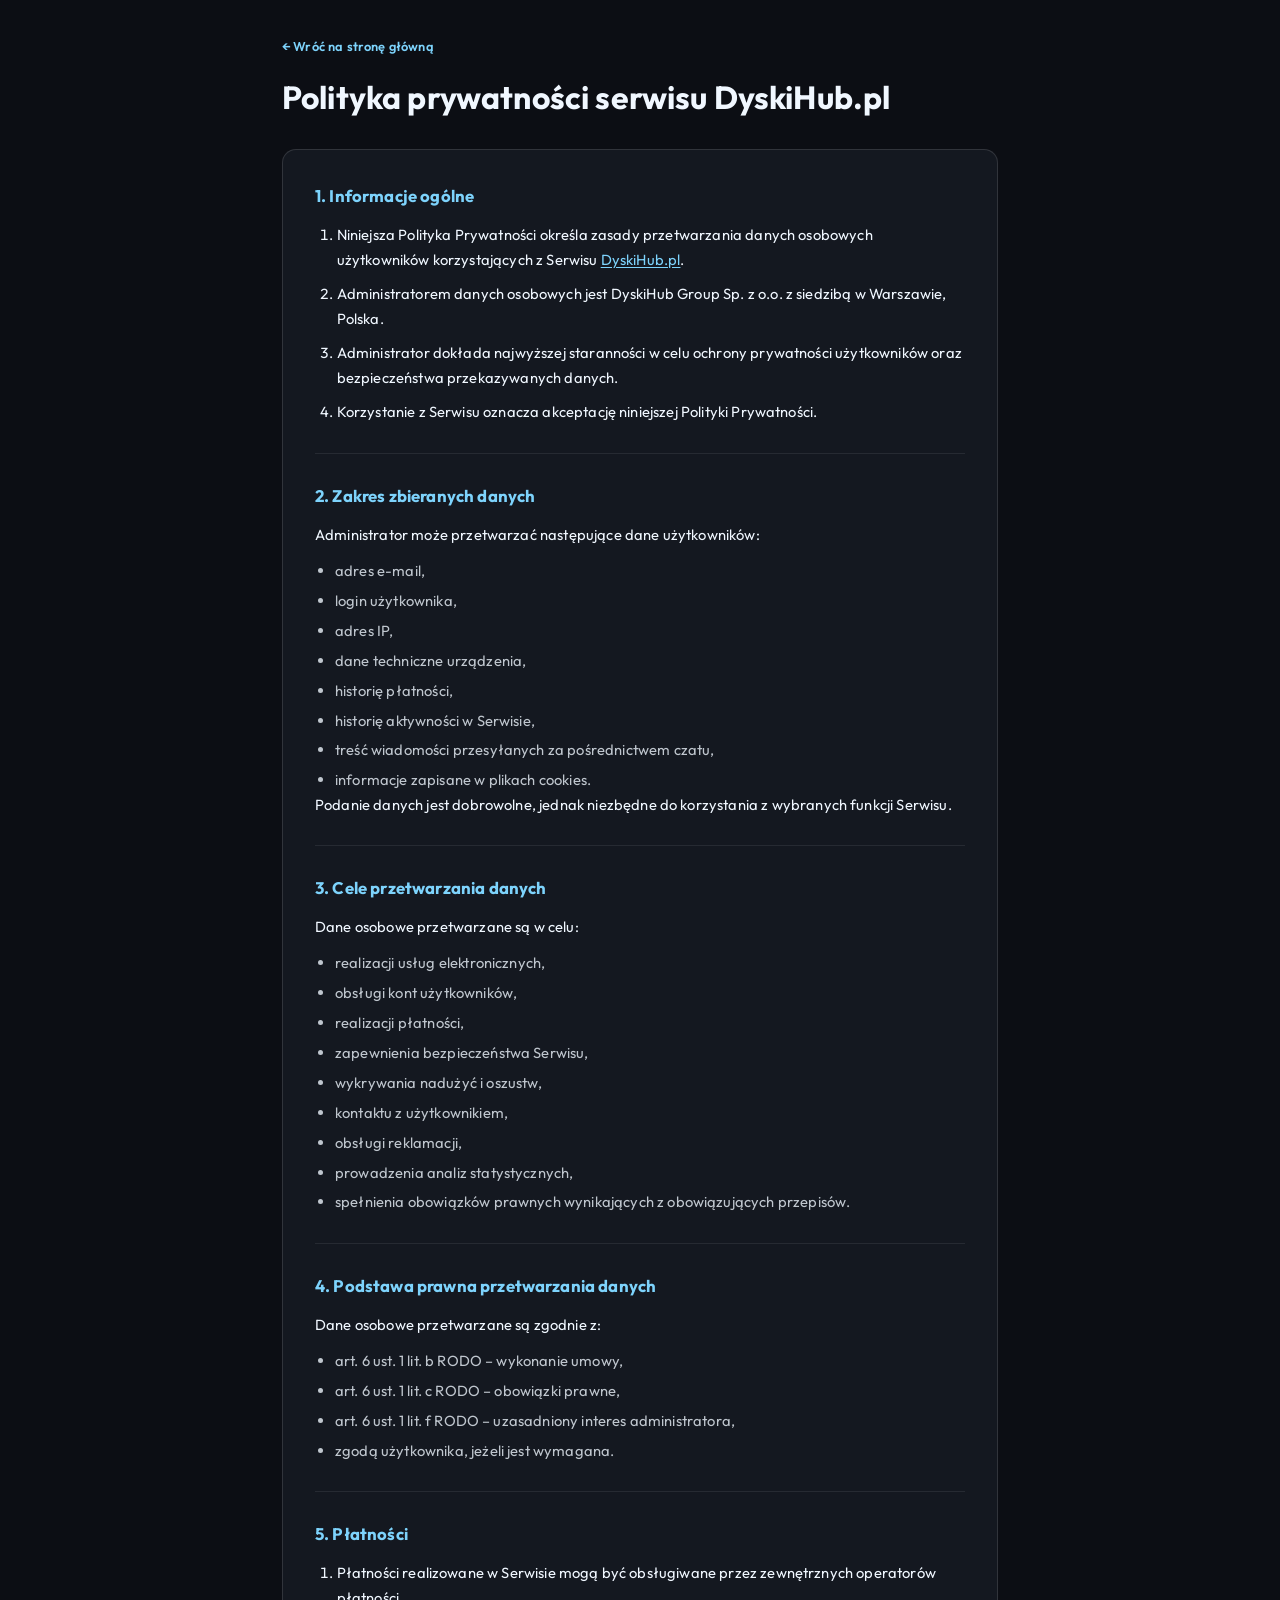
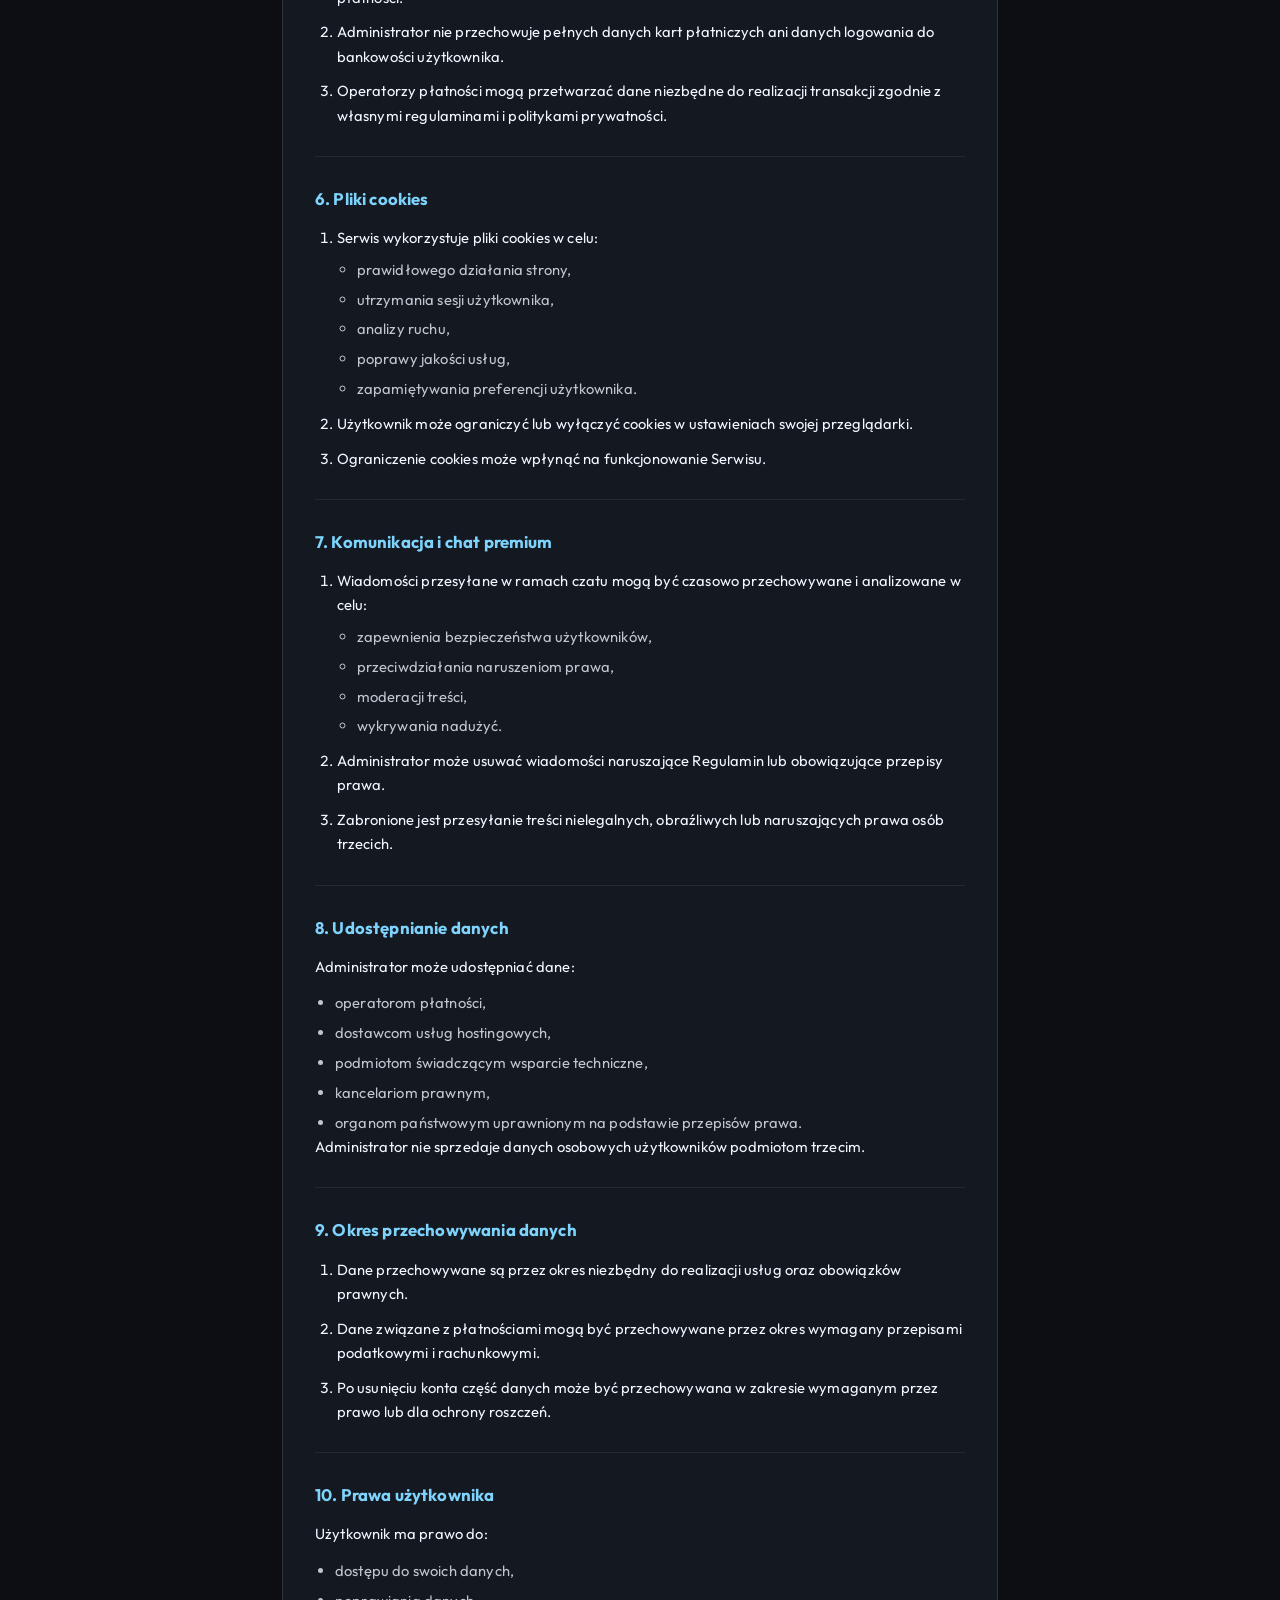
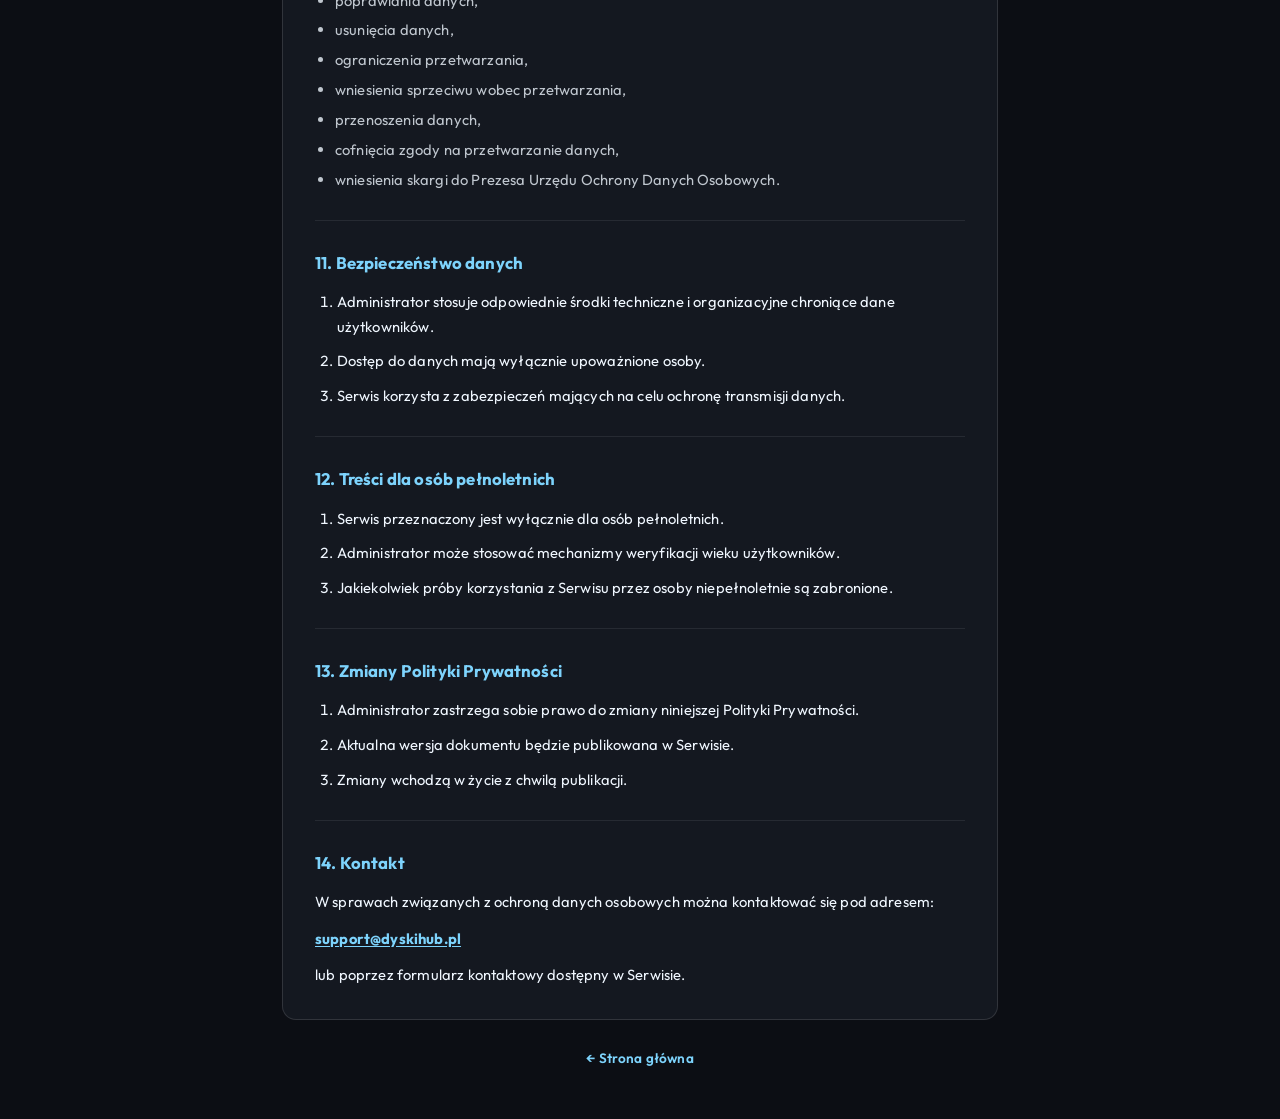
<file: moja strona/polityka-prywatnosci.html>
<!DOCTYPE html>
<html lang="pl">
<head>
  <meta charset="UTF-8">
  <meta name="viewport" content="width=device-width, initial-scale=1.0">
  <meta name="description" content="Polityka prywatności serwisu DyskiHub.pl">
  <title>Polityka prywatności — DyskiHub.pl</title>
  <link rel="preconnect" href="https://fonts.googleapis.com">
  <link rel="preconnect" href="https://fonts.gstatic.com" crossorigin>
  <link href="https://fonts.googleapis.com/css2?family=Outfit:wght@300;400;500;600;700&display=swap" rel="stylesheet">
  <link rel="stylesheet" href="style.css">
  <style>
    body.page-legal {
      background: #0c0e14;
      color: #f0f7ff;
    }
    body.page-legal::before,
    body.page-legal::after {
      display: none !important;
    }
    .legal-page {
      position: relative;
      z-index: 2;
    }
    .legal-page__title,
    .legal-section li,
    .legal-section p,
    .page-legal .account-page__back {
      color: #f0f7ff;
    }
    .legal-section h2,
    .legal-section a,
    .page-legal .account-page__back {
      color: #7dd3fc;
    }
    .legal-page__content {
      background: #141820;
      border: 1px solid rgba(255, 255, 255, 0.12);
    }
    .legal-section p {
      font-size: 0.92rem;
      line-height: 1.65;
      margin-bottom: 0.75rem;
    }
    .legal-section p:last-child {
      margin-bottom: 0;
    }
  </style>
</head>
<body class="page-legal">
  <div class="legal-page">
    <header class="legal-page__header">
      <a href="index.html" class="account-page__back">← Wróć na stronę główną</a>
      <h1 class="legal-page__title">Polityka prywatności serwisu DyskiHub.pl</h1>
    </header>

    <article class="legal-page__content">
      <section class="legal-section">
        <h2>1. Informacje ogólne</h2>
        <ol>
          <li>Niniejsza Polityka Prywatności określa zasady przetwarzania danych osobowych użytkowników korzystających z Serwisu <a href="https://dyskihub.pl" target="_blank" rel="noopener noreferrer">DyskiHub.pl</a>.</li>
          <li>Administratorem danych osobowych jest DyskiHub Group Sp. z o.o. z siedzibą w Warszawie, Polska.</li>
          <li>Administrator dokłada najwyższej staranności w celu ochrony prywatności użytkowników oraz bezpieczeństwa przekazywanych danych.</li>
          <li>Korzystanie z Serwisu oznacza akceptację niniejszej Polityki Prywatności.</li>
        </ol>
      </section>

      <section class="legal-section">
        <h2>2. Zakres zbieranych danych</h2>
        <p>Administrator może przetwarzać następujące dane użytkowników:</p>
        <ul>
          <li>adres e-mail,</li>
          <li>login użytkownika,</li>
          <li>adres IP,</li>
          <li>dane techniczne urządzenia,</li>
          <li>historię płatności,</li>
          <li>historię aktywności w Serwisie,</li>
          <li>treść wiadomości przesyłanych za pośrednictwem czatu,</li>
          <li>informacje zapisane w plikach cookies.</li>
        </ul>
        <p>Podanie danych jest dobrowolne, jednak niezbędne do korzystania z wybranych funkcji Serwisu.</p>
      </section>

      <section class="legal-section">
        <h2>3. Cele przetwarzania danych</h2>
        <p>Dane osobowe przetwarzane są w celu:</p>
        <ul>
          <li>realizacji usług elektronicznych,</li>
          <li>obsługi kont użytkowników,</li>
          <li>realizacji płatności,</li>
          <li>zapewnienia bezpieczeństwa Serwisu,</li>
          <li>wykrywania nadużyć i oszustw,</li>
          <li>kontaktu z użytkownikiem,</li>
          <li>obsługi reklamacji,</li>
          <li>prowadzenia analiz statystycznych,</li>
          <li>spełnienia obowiązków prawnych wynikających z obowiązujących przepisów.</li>
        </ul>
      </section>

      <section class="legal-section">
        <h2>4. Podstawa prawna przetwarzania danych</h2>
        <p>Dane osobowe przetwarzane są zgodnie z:</p>
        <ul>
          <li>art. 6 ust. 1 lit. b RODO – wykonanie umowy,</li>
          <li>art. 6 ust. 1 lit. c RODO – obowiązki prawne,</li>
          <li>art. 6 ust. 1 lit. f RODO – uzasadniony interes administratora,</li>
          <li>zgodą użytkownika, jeżeli jest wymagana.</li>
        </ul>
      </section>

      <section class="legal-section">
        <h2>5. Płatności</h2>
        <ol>
          <li>Płatności realizowane w Serwisie mogą być obsługiwane przez zewnętrznych operatorów płatności.</li>
          <li>Administrator nie przechowuje pełnych danych kart płatniczych ani danych logowania do bankowości użytkownika.</li>
          <li>Operatorzy płatności mogą przetwarzać dane niezbędne do realizacji transakcji zgodnie z własnymi regulaminami i politykami prywatności.</li>
        </ol>
      </section>

      <section class="legal-section">
        <h2>6. Pliki cookies</h2>
        <ol>
          <li>Serwis wykorzystuje pliki cookies w celu:
            <ul>
              <li>prawidłowego działania strony,</li>
              <li>utrzymania sesji użytkownika,</li>
              <li>analizy ruchu,</li>
              <li>poprawy jakości usług,</li>
              <li>zapamiętywania preferencji użytkownika.</li>
            </ul>
          </li>
          <li>Użytkownik może ograniczyć lub wyłączyć cookies w ustawieniach swojej przeglądarki.</li>
          <li>Ograniczenie cookies może wpłynąć na funkcjonowanie Serwisu.</li>
        </ol>
      </section>

      <section class="legal-section">
        <h2>7. Komunikacja i chat premium</h2>
        <ol>
          <li>Wiadomości przesyłane w ramach czatu mogą być czasowo przechowywane i analizowane w celu:
            <ul>
              <li>zapewnienia bezpieczeństwa użytkowników,</li>
              <li>przeciwdziałania naruszeniom prawa,</li>
              <li>moderacji treści,</li>
              <li>wykrywania nadużyć.</li>
            </ul>
          </li>
          <li>Administrator może usuwać wiadomości naruszające Regulamin lub obowiązujące przepisy prawa.</li>
          <li>Zabronione jest przesyłanie treści nielegalnych, obraźliwych lub naruszających prawa osób trzecich.</li>
        </ol>
      </section>

      <section class="legal-section">
        <h2>8. Udostępnianie danych</h2>
        <p>Administrator może udostępniać dane:</p>
        <ul>
          <li>operatorom płatności,</li>
          <li>dostawcom usług hostingowych,</li>
          <li>podmiotom świadczącym wsparcie techniczne,</li>
          <li>kancelariom prawnym,</li>
          <li>organom państwowym uprawnionym na podstawie przepisów prawa.</li>
        </ul>
        <p>Administrator nie sprzedaje danych osobowych użytkowników podmiotom trzecim.</p>
      </section>

      <section class="legal-section">
        <h2>9. Okres przechowywania danych</h2>
        <ol>
          <li>Dane przechowywane są przez okres niezbędny do realizacji usług oraz obowiązków prawnych.</li>
          <li>Dane związane z płatnościami mogą być przechowywane przez okres wymagany przepisami podatkowymi i rachunkowymi.</li>
          <li>Po usunięciu konta część danych może być przechowywana w zakresie wymaganym przez prawo lub dla ochrony roszczeń.</li>
        </ol>
      </section>

      <section class="legal-section">
        <h2>10. Prawa użytkownika</h2>
        <p>Użytkownik ma prawo do:</p>
        <ul>
          <li>dostępu do swoich danych,</li>
          <li>poprawiania danych,</li>
          <li>usunięcia danych,</li>
          <li>ograniczenia przetwarzania,</li>
          <li>wniesienia sprzeciwu wobec przetwarzania,</li>
          <li>przenoszenia danych,</li>
          <li>cofnięcia zgody na przetwarzanie danych,</li>
          <li>wniesienia skargi do Prezesa Urzędu Ochrony Danych Osobowych.</li>
        </ul>
      </section>

      <section class="legal-section">
        <h2>11. Bezpieczeństwo danych</h2>
        <ol>
          <li>Administrator stosuje odpowiednie środki techniczne i organizacyjne chroniące dane użytkowników.</li>
          <li>Dostęp do danych mają wyłącznie upoważnione osoby.</li>
          <li>Serwis korzysta z zabezpieczeń mających na celu ochronę transmisji danych.</li>
        </ol>
      </section>

      <section class="legal-section">
        <h2>12. Treści dla osób pełnoletnich</h2>
        <ol>
          <li>Serwis przeznaczony jest wyłącznie dla osób pełnoletnich.</li>
          <li>Administrator może stosować mechanizmy weryfikacji wieku użytkowników.</li>
          <li>Jakiekolwiek próby korzystania z Serwisu przez osoby niepełnoletnie są zabronione.</li>
        </ol>
      </section>

      <section class="legal-section">
        <h2>13. Zmiany Polityki Prywatności</h2>
        <ol>
          <li>Administrator zastrzega sobie prawo do zmiany niniejszej Polityki Prywatności.</li>
          <li>Aktualna wersja dokumentu będzie publikowana w Serwisie.</li>
          <li>Zmiany wchodzą w życie z chwilą publikacji.</li>
        </ol>
      </section>

      <section class="legal-section">
        <h2>14. Kontakt</h2>
        <p>W sprawach związanych z ochroną danych osobowych można kontaktować się pod adresem:</p>
        <p><a href="mailto:support@dyskihub.pl"><strong>support@dyskihub.pl</strong></a></p>
        <p>lub poprzez formularz kontaktowy dostępny w Serwisie.</p>
      </section>
    </article>

    <footer class="legal-page__footer">
      <a href="index.html" class="legal-page__footer-link">← Strona główna</a>
    </footer>
  </div>
</body>
</html>
</file>
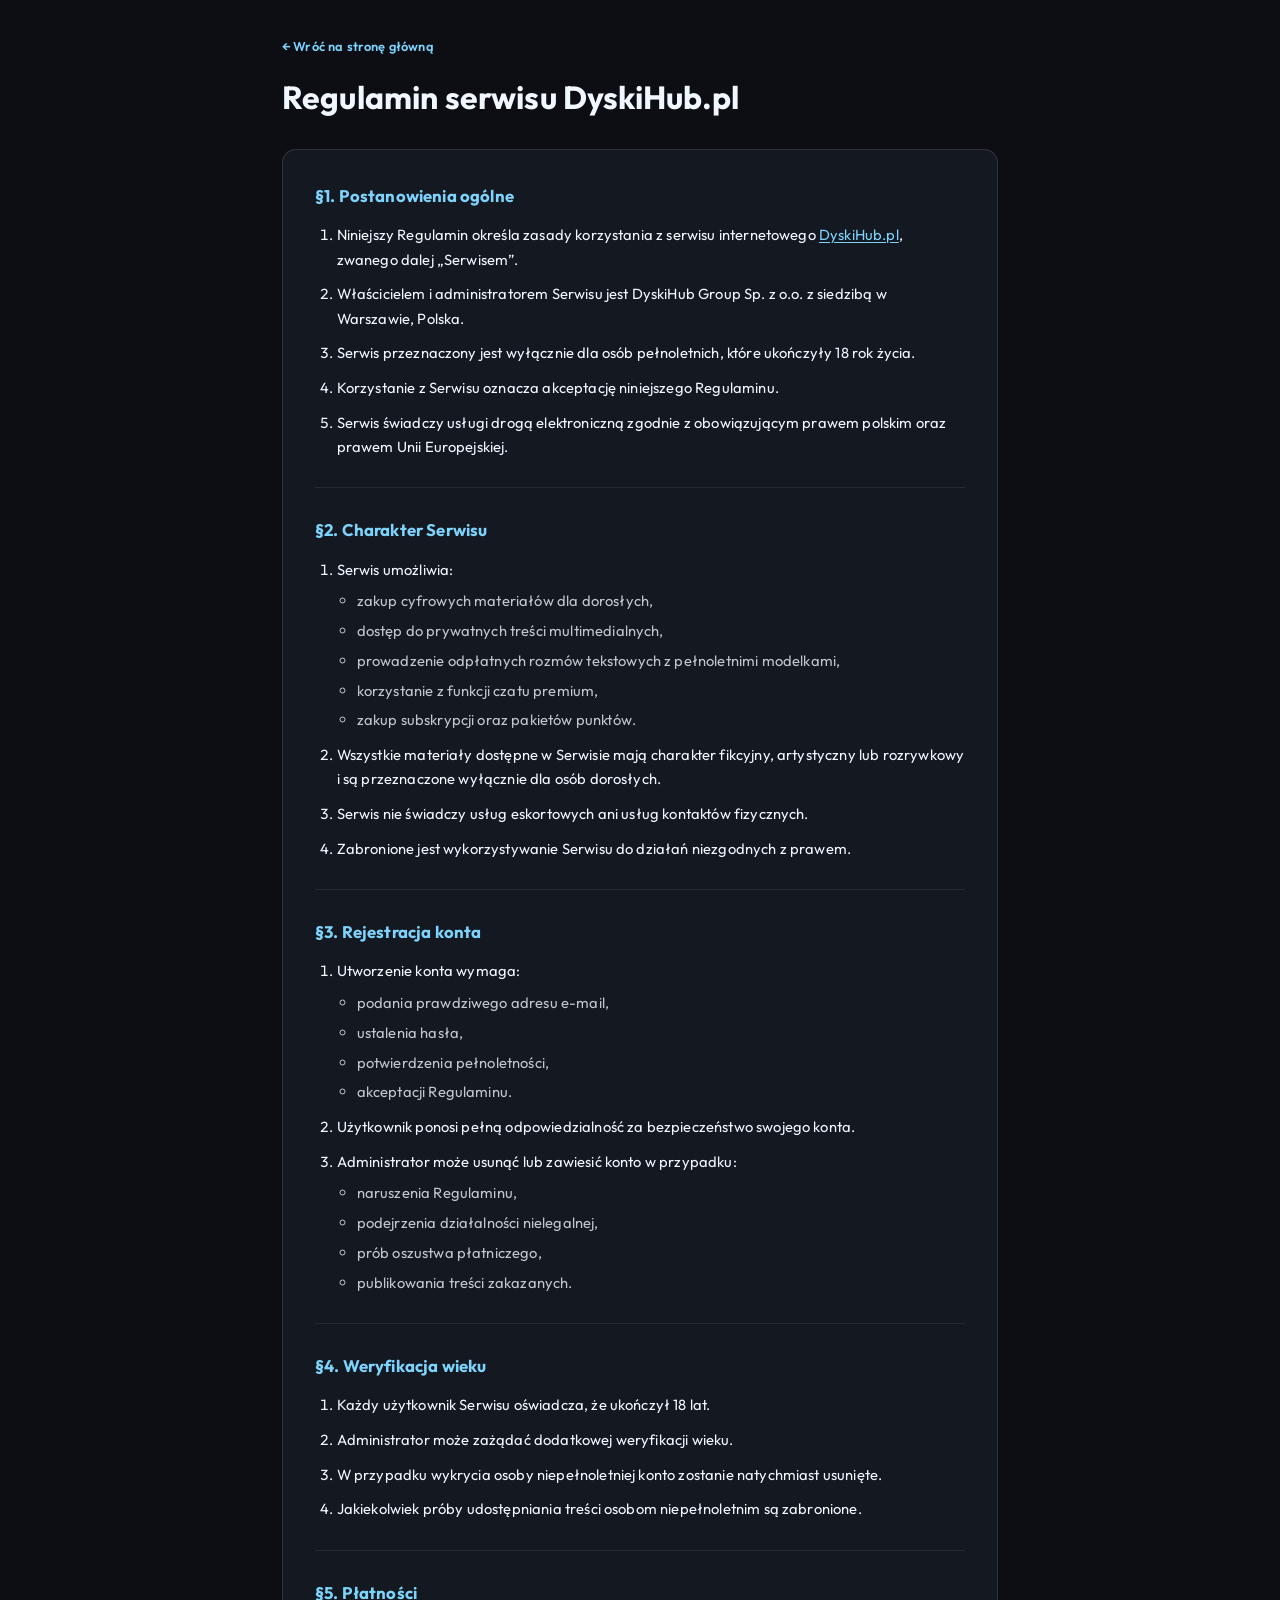
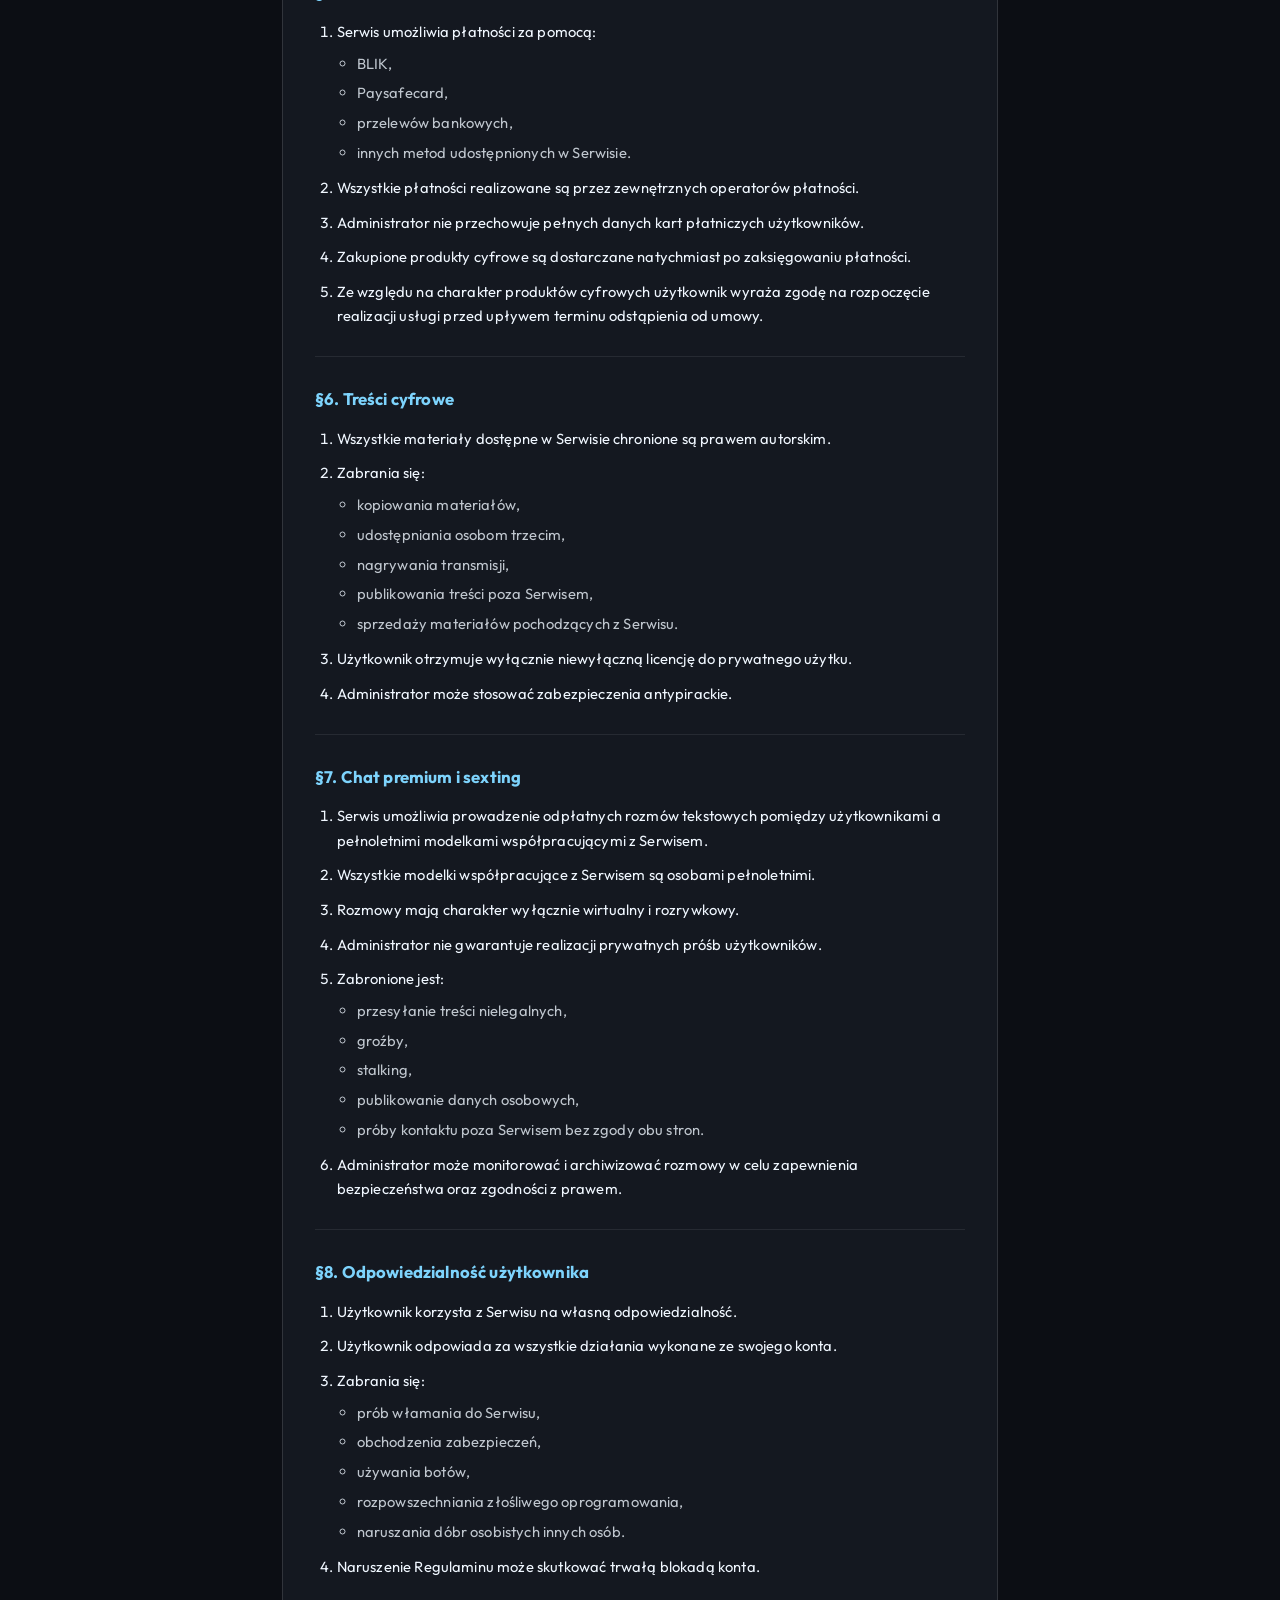
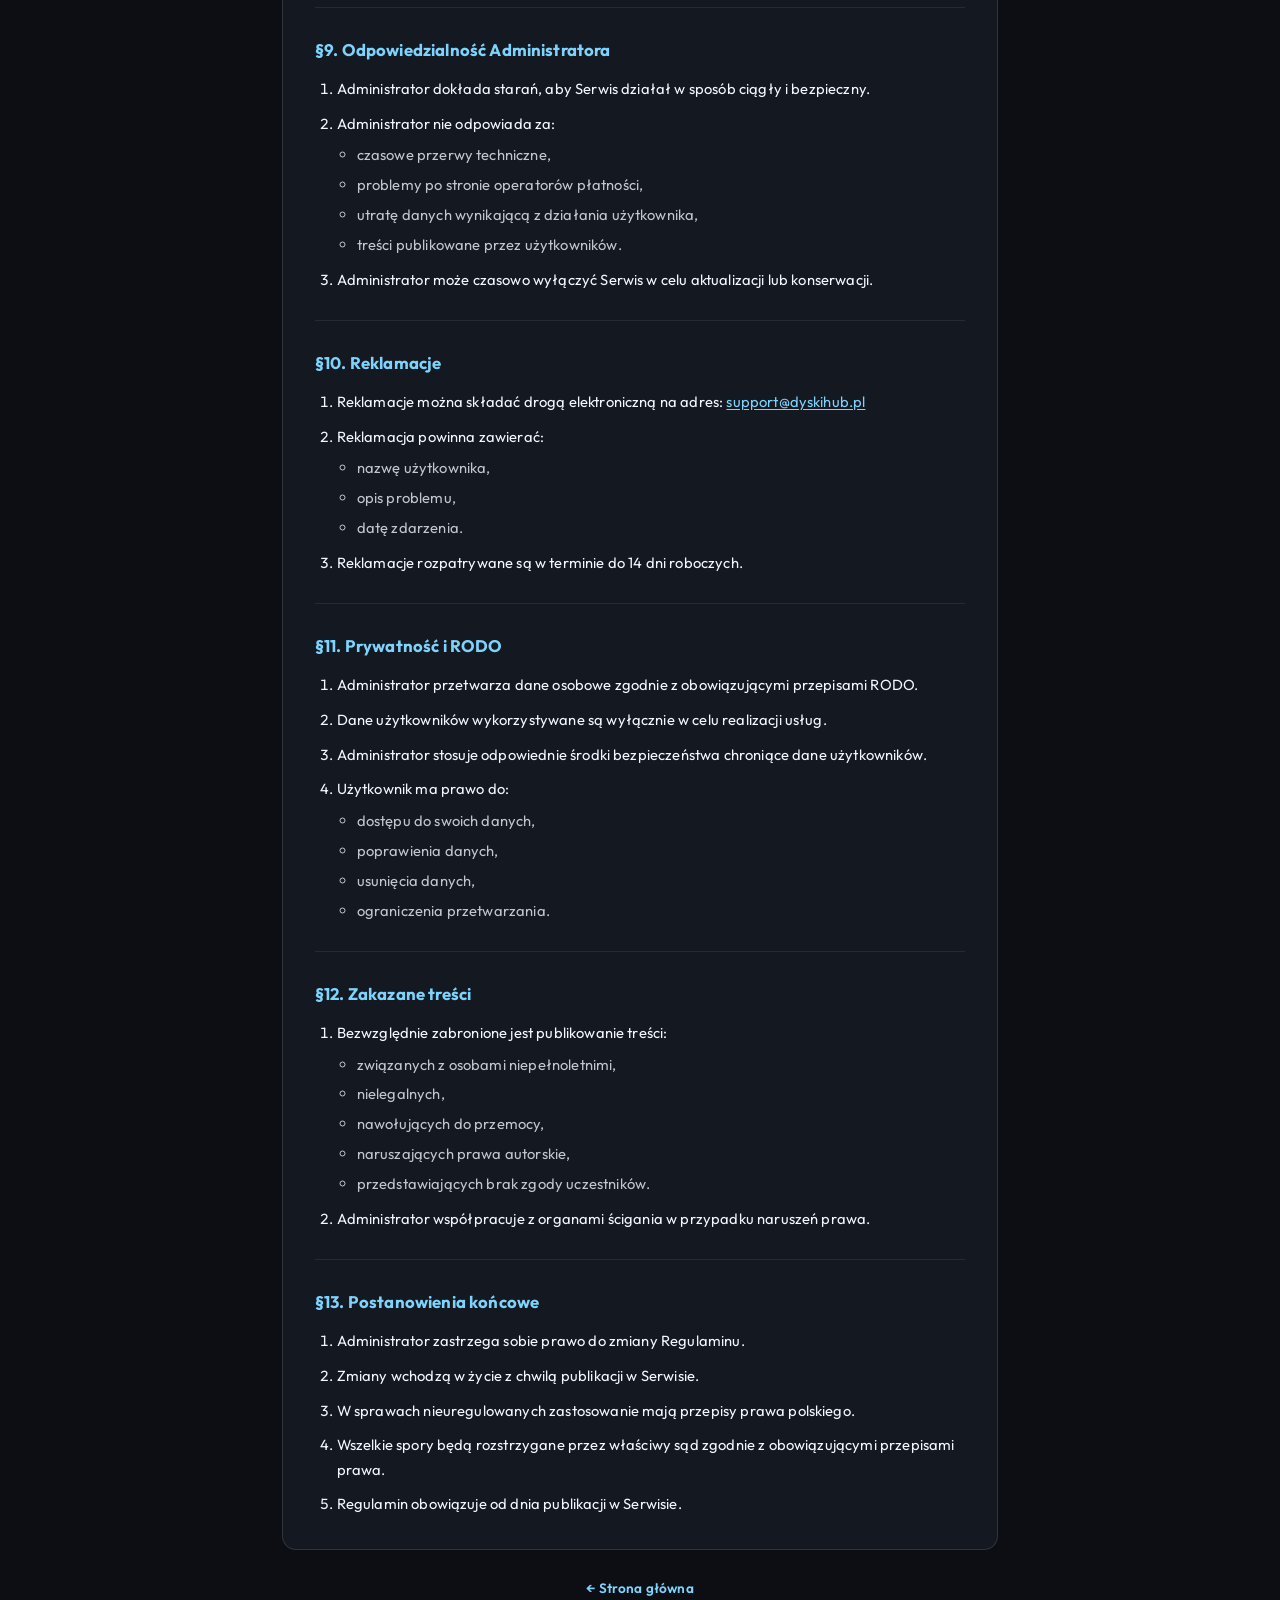
<file: moja strona/regulamin.html>
<!DOCTYPE html>
<html lang="pl">
<head>
  <meta charset="UTF-8">
  <meta name="viewport" content="width=device-width, initial-scale=1.0">
  <meta name="description" content="Regulamin serwisu DyskiHub.pl">
  <title>Regulamin — DyskiHub.pl</title>
  <link rel="preconnect" href="https://fonts.googleapis.com">
  <link rel="preconnect" href="https://fonts.gstatic.com" crossorigin>
  <link href="https://fonts.googleapis.com/css2?family=Outfit:wght@300;400;500;600;700&display=swap" rel="stylesheet">
  <link rel="stylesheet" href="style.css">
  <style>
    body.page-legal {
      background: #0c0e14;
      color: #f0f7ff;
    }
    body.page-legal::before,
    body.page-legal::after {
      display: none !important;
    }
    .legal-page {
      position: relative;
      z-index: 2;
    }
    .legal-page__title,
    .legal-section h2,
    .legal-section li,
    .legal-section a,
    .page-legal .account-page__back {
      color: #f0f7ff;
    }
    .legal-section h2,
    .legal-section a,
    .page-legal .account-page__back {
      color: #7dd3fc;
    }
    .legal-page__content {
      background: #141820;
      border: 1px solid rgba(255, 255, 255, 0.12);
    }
  </style>
</head>
<body class="page-legal">
  <div class="legal-page">
    <header class="legal-page__header">
      <a href="index.html" class="account-page__back">← Wróć na stronę główną</a>
      <h1 class="legal-page__title">Regulamin serwisu DyskiHub.pl</h1>
    </header>

    <article class="legal-page__content">
      <section class="legal-section">
        <h2>§1. Postanowienia ogólne</h2>
        <ol>
          <li>Niniejszy Regulamin określa zasady korzystania z serwisu internetowego <a href="https://dyskihub.pl" target="_blank" rel="noopener noreferrer">DyskiHub.pl</a>, zwanego dalej „Serwisem”.</li>
          <li>Właścicielem i administratorem Serwisu jest DyskiHub Group Sp. z o.o. z siedzibą w Warszawie, Polska.</li>
          <li>Serwis przeznaczony jest wyłącznie dla osób pełnoletnich, które ukończyły 18 rok życia.</li>
          <li>Korzystanie z Serwisu oznacza akceptację niniejszego Regulaminu.</li>
          <li>Serwis świadczy usługi drogą elektroniczną zgodnie z obowiązującym prawem polskim oraz prawem Unii Europejskiej.</li>
        </ol>
      </section>

      <section class="legal-section">
        <h2>§2. Charakter Serwisu</h2>
        <ol>
          <li>Serwis umożliwia:
            <ul>
              <li>zakup cyfrowych materiałów dla dorosłych,</li>
              <li>dostęp do prywatnych treści multimedialnych,</li>
              <li>prowadzenie odpłatnych rozmów tekstowych z pełnoletnimi modelkami,</li>
              <li>korzystanie z funkcji czatu premium,</li>
              <li>zakup subskrypcji oraz pakietów punktów.</li>
            </ul>
          </li>
          <li>Wszystkie materiały dostępne w Serwisie mają charakter fikcyjny, artystyczny lub rozrywkowy i są przeznaczone wyłącznie dla osób dorosłych.</li>
          <li>Serwis nie świadczy usług eskortowych ani usług kontaktów fizycznych.</li>
          <li>Zabronione jest wykorzystywanie Serwisu do działań niezgodnych z prawem.</li>
        </ol>
      </section>

      <section class="legal-section">
        <h2>§3. Rejestracja konta</h2>
        <ol>
          <li>Utworzenie konta wymaga:
            <ul>
              <li>podania prawdziwego adresu e-mail,</li>
              <li>ustalenia hasła,</li>
              <li>potwierdzenia pełnoletności,</li>
              <li>akceptacji Regulaminu.</li>
            </ul>
          </li>
          <li>Użytkownik ponosi pełną odpowiedzialność za bezpieczeństwo swojego konta.</li>
          <li>Administrator może usunąć lub zawiesić konto w przypadku:
            <ul>
              <li>naruszenia Regulaminu,</li>
              <li>podejrzenia działalności nielegalnej,</li>
              <li>prób oszustwa płatniczego,</li>
              <li>publikowania treści zakazanych.</li>
            </ul>
          </li>
        </ol>
      </section>

      <section class="legal-section">
        <h2>§4. Weryfikacja wieku</h2>
        <ol>
          <li>Każdy użytkownik Serwisu oświadcza, że ukończył 18 lat.</li>
          <li>Administrator może zażądać dodatkowej weryfikacji wieku.</li>
          <li>W przypadku wykrycia osoby niepełnoletniej konto zostanie natychmiast usunięte.</li>
          <li>Jakiekolwiek próby udostępniania treści osobom niepełnoletnim są zabronione.</li>
        </ol>
      </section>

      <section class="legal-section">
        <h2>§5. Płatności</h2>
        <ol>
          <li>Serwis umożliwia płatności za pomocą:
            <ul>
              <li>BLIK,</li>
              <li>Paysafecard,</li>
              <li>przelewów bankowych,</li>
              <li>innych metod udostępnionych w Serwisie.</li>
            </ul>
          </li>
          <li>Wszystkie płatności realizowane są przez zewnętrznych operatorów płatności.</li>
          <li>Administrator nie przechowuje pełnych danych kart płatniczych użytkowników.</li>
          <li>Zakupione produkty cyfrowe są dostarczane natychmiast po zaksięgowaniu płatności.</li>
          <li>Ze względu na charakter produktów cyfrowych użytkownik wyraża zgodę na rozpoczęcie realizacji usługi przed upływem terminu odstąpienia od umowy.</li>
        </ol>
      </section>

      <section class="legal-section">
        <h2>§6. Treści cyfrowe</h2>
        <ol>
          <li>Wszystkie materiały dostępne w Serwisie chronione są prawem autorskim.</li>
          <li>Zabrania się:
            <ul>
              <li>kopiowania materiałów,</li>
              <li>udostępniania osobom trzecim,</li>
              <li>nagrywania transmisji,</li>
              <li>publikowania treści poza Serwisem,</li>
              <li>sprzedaży materiałów pochodzących z Serwisu.</li>
            </ul>
          </li>
          <li>Użytkownik otrzymuje wyłącznie niewyłączną licencję do prywatnego użytku.</li>
          <li>Administrator może stosować zabezpieczenia antypirackie.</li>
        </ol>
      </section>

      <section class="legal-section">
        <h2>§7. Chat premium i sexting</h2>
        <ol>
          <li>Serwis umożliwia prowadzenie odpłatnych rozmów tekstowych pomiędzy użytkownikami a pełnoletnimi modelkami współpracującymi z Serwisem.</li>
          <li>Wszystkie modelki współpracujące z Serwisem są osobami pełnoletnimi.</li>
          <li>Rozmowy mają charakter wyłącznie wirtualny i rozrywkowy.</li>
          <li>Administrator nie gwarantuje realizacji prywatnych próśb użytkowników.</li>
          <li>Zabronione jest:
            <ul>
              <li>przesyłanie treści nielegalnych,</li>
              <li>groźby,</li>
              <li>stalking,</li>
              <li>publikowanie danych osobowych,</li>
              <li>próby kontaktu poza Serwisem bez zgody obu stron.</li>
            </ul>
          </li>
          <li>Administrator może monitorować i archiwizować rozmowy w celu zapewnienia bezpieczeństwa oraz zgodności z prawem.</li>
        </ol>
      </section>

      <section class="legal-section">
        <h2>§8. Odpowiedzialność użytkownika</h2>
        <ol>
          <li>Użytkownik korzysta z Serwisu na własną odpowiedzialność.</li>
          <li>Użytkownik odpowiada za wszystkie działania wykonane ze swojego konta.</li>
          <li>Zabrania się:
            <ul>
              <li>prób włamania do Serwisu,</li>
              <li>obchodzenia zabezpieczeń,</li>
              <li>używania botów,</li>
              <li>rozpowszechniania złośliwego oprogramowania,</li>
              <li>naruszania dóbr osobistych innych osób.</li>
            </ul>
          </li>
          <li>Naruszenie Regulaminu może skutkować trwałą blokadą konta.</li>
        </ol>
      </section>

      <section class="legal-section">
        <h2>§9. Odpowiedzialność Administratora</h2>
        <ol>
          <li>Administrator dokłada starań, aby Serwis działał w sposób ciągły i bezpieczny.</li>
          <li>Administrator nie odpowiada za:
            <ul>
              <li>czasowe przerwy techniczne,</li>
              <li>problemy po stronie operatorów płatności,</li>
              <li>utratę danych wynikającą z działania użytkownika,</li>
              <li>treści publikowane przez użytkowników.</li>
            </ul>
          </li>
          <li>Administrator może czasowo wyłączyć Serwis w celu aktualizacji lub konserwacji.</li>
        </ol>
      </section>

      <section class="legal-section">
        <h2>§10. Reklamacje</h2>
        <ol>
          <li>Reklamacje można składać drogą elektroniczną na adres: <a href="mailto:support@dyskihub.pl">support@dyskihub.pl</a></li>
          <li>Reklamacja powinna zawierać:
            <ul>
              <li>nazwę użytkownika,</li>
              <li>opis problemu,</li>
              <li>datę zdarzenia.</li>
            </ul>
          </li>
          <li>Reklamacje rozpatrywane są w terminie do 14 dni roboczych.</li>
        </ol>
      </section>

      <section class="legal-section">
        <h2>§11. Prywatność i RODO</h2>
        <ol>
          <li>Administrator przetwarza dane osobowe zgodnie z obowiązującymi przepisami RODO.</li>
          <li>Dane użytkowników wykorzystywane są wyłącznie w celu realizacji usług.</li>
          <li>Administrator stosuje odpowiednie środki bezpieczeństwa chroniące dane użytkowników.</li>
          <li>Użytkownik ma prawo do:
            <ul>
              <li>dostępu do swoich danych,</li>
              <li>poprawienia danych,</li>
              <li>usunięcia danych,</li>
              <li>ograniczenia przetwarzania.</li>
            </ul>
          </li>
        </ol>
      </section>

      <section class="legal-section">
        <h2>§12. Zakazane treści</h2>
        <ol>
          <li>Bezwzględnie zabronione jest publikowanie treści:
            <ul>
              <li>związanych z osobami niepełnoletnimi,</li>
              <li>nielegalnych,</li>
              <li>nawołujących do przemocy,</li>
              <li>naruszających prawa autorskie,</li>
              <li>przedstawiających brak zgody uczestników.</li>
            </ul>
          </li>
          <li>Administrator współpracuje z organami ścigania w przypadku naruszeń prawa.</li>
        </ol>
      </section>

      <section class="legal-section">
        <h2>§13. Postanowienia końcowe</h2>
        <ol>
          <li>Administrator zastrzega sobie prawo do zmiany Regulaminu.</li>
          <li>Zmiany wchodzą w życie z chwilą publikacji w Serwisie.</li>
          <li>W sprawach nieuregulowanych zastosowanie mają przepisy prawa polskiego.</li>
          <li>Wszelkie spory będą rozstrzygane przez właściwy sąd zgodnie z obowiązującymi przepisami prawa.</li>
          <li>Regulamin obowiązuje od dnia publikacji w Serwisie.</li>
        </ol>
      </section>
    </article>

    <footer class="legal-page__footer">
      <a href="index.html" class="legal-page__footer-link">← Strona główna</a>
    </footer>
  </div>
</body>
</html>
</file>
<file: moja strona/style.css>
/* ===== BLUE MESH THEME ===== */
*,
*::before,
*::after {
  box-sizing: border-box;
  margin: 0;
  padding: 0;
}

:root {
  --blue-base: #2563b8;
  --blue-mid: #1d4f9e;
  --blue-light: #3b82f6;
  --blue-glow: #60a5fa;
  --navy-deep: #0c1929;
  --navy: #0f2744;
  --navy-mesh: #152a52;
  --bg-deep: #1a4d8f;
  --bg: #2563b8;
  --bg-elevated: rgba(255, 255, 255, 0.08);
  --card: rgba(255, 255, 255, 0.12);
  --card-solid: rgba(12, 28, 58, 0.72);
  --card-border: rgba(255, 255, 255, 0.18);
  --accent: #7dd3fc;
  --accent-soft: #bae6fd;
  --accent-muted: #38bdf8;
  --text: #f0f7ff;
  --text-muted: rgba(240, 247, 255, 0.72);
  --text-dim: rgba(240, 247, 255, 0.45);
  --online: #34d399;
  --radius: 8px;
  --radius-lg: 12px;
  --shadow-luxury: 0 20px 56px rgba(0, 0, 0, 0.28);
  --shadow-soft: 0 8px 32px rgba(8, 30, 70, 0.45);
  --glass: blur(16px) saturate(1.2);
  --transition: 0.35s cubic-bezier(0.22, 1, 0.36, 1);
  --font-display: 'Outfit', system-ui, sans-serif;
  --font-body: 'Outfit', system-ui, sans-serif;
  --nav-height: 72px;

  /* legacy aliases */
  --gold: var(--accent);
  --gold-light: var(--accent-soft);
  --gold-dark: var(--navy-deep);
  --champagne: var(--text);
  --wine: var(--navy-mesh);
  --wine-light: var(--blue-light);
  --burgundy: var(--navy);
  --shadow-gold: var(--shadow-soft);
  --pink: var(--accent-muted);
  --pink-light: var(--accent-soft);
  --purple: var(--blue-light);
}

html {
  scroll-behavior: smooth;
}

body {
  font-family: var(--font-body);
  font-weight: 400;
  background: #0c0e14;
  color: var(--text);
  line-height: 1.65;
  overflow-x: hidden;
  letter-spacing: 0.01em;
  min-height: 100vh;
}

body.inbox-open {
  overflow: hidden;
  position: fixed;
  width: 100%;
  height: 100%;
}

/* Niebieskie tło + granatowy mesh */
body::before {
  content: '';
  position: fixed;
  inset: 0;
  z-index: 0;
  pointer-events: none;
  background:
    radial-gradient(ellipse 90% 70% at 15% 20%, rgba(15, 39, 68, 0.95) 0%, transparent 55%),
    radial-gradient(ellipse 70% 60% at 85% 15%, rgba(12, 25, 41, 0.9) 0%, transparent 50%),
    radial-gradient(ellipse 80% 65% at 75% 85%, rgba(21, 42, 82, 0.85) 0%, transparent 52%),
    radial-gradient(ellipse 65% 55% at 10% 75%, rgba(30, 64, 120, 0.7) 0%, transparent 48%),
    radial-gradient(ellipse 50% 40% at 50% 50%, rgba(96, 165, 250, 0.25) 0%, transparent 60%),
    linear-gradient(155deg, #3b82f6 0%, #2563b8 30%, #1d4f9e 55%, #0f2744 85%, #0c1929 100%);
}

body::after {
  content: '';
  position: fixed;
  inset: 0;
  z-index: 0;
  pointer-events: none;
  opacity: 0.35;
  background-image:
    linear-gradient(rgba(255, 255, 255, 0.03) 1px, transparent 1px),
    linear-gradient(90deg, rgba(255, 255, 255, 0.03) 1px, transparent 1px);
  background-size: 48px 48px;
  mask-image: radial-gradient(ellipse 80% 70% at 50% 45%, black 20%, transparent 75%);
}

img {
  max-width: 100%;
  display: block;
}

a {
  color: inherit;
  text-decoration: none;
}

button {
  font-family: inherit;
  cursor: pointer;
  border: none;
  background: none;
}

.container {
  width: 100%;
  max-width: 1200px;
  margin: 0 auto;
  padding: 0 1.5rem;
  position: relative;
  z-index: 1;
}

/* ===== BUTTONS ===== */
.btn {
  display: inline-flex;
  align-items: center;
  justify-content: center;
  gap: 0.5rem;
  padding: 0.9rem 1.85rem;
  border-radius: 2px;
  font-weight: 500;
  font-size: 0.8rem;
  letter-spacing: 0.14em;
  text-transform: uppercase;
  transition: var(--transition);
  white-space: nowrap;
}

.btn--primary {
  background: linear-gradient(135deg, var(--blue-light) 0%, var(--accent-muted) 100%);
  color: var(--navy-deep);
  box-shadow: var(--shadow-soft);
  border: 1px solid rgba(255, 255, 255, 0.35);
  font-weight: 600;
}

.btn--primary:hover {
  transform: translateY(-2px);
  background: linear-gradient(135deg, var(--accent-soft) 0%, var(--blue-glow) 100%);
  box-shadow: 0 12px 36px rgba(56, 189, 248, 0.35);
}

.btn--ghost {
  border: 1px solid var(--card-border);
  color: var(--text);
  background: rgba(255, 255, 255, 0.08);
  backdrop-filter: var(--glass);
}

.btn--ghost:hover {
  border-color: var(--accent);
  background: rgba(255, 255, 255, 0.16);
  color: var(--accent-soft);
}

.btn--full {
  width: 100%;
}

/* ===== NAVBAR ===== */
.navbar {
  position: fixed;
  top: 0;
  left: 0;
  right: 0;
  z-index: 1000;
  height: var(--nav-height);
  background: rgba(12, 28, 58, 0.55);
  backdrop-filter: var(--glass);
  border-bottom: 1px solid var(--card-border);
  transition: var(--transition);
}

.navbar.scrolled {
  background: rgba(12, 28, 58, 0.82);
  box-shadow: 0 4px 32px rgba(0, 0, 0, 0.2);
}

.navbar__inner {
  display: flex;
  align-items: center;
  height: var(--nav-height);
  gap: 1.25rem;
}

.nav {
  flex: 1;
  display: flex;
  align-items: center;
  justify-content: center;
  gap: 2rem;
}

.navbar__actions {
  display: flex;
  align-items: center;
  gap: 0.6rem;
  margin-left: auto;
  flex-shrink: 0;
}

/* ===== WALLET / ŻETONY ===== */
.wallet {
  position: relative;
  z-index: 1001;
}

.wallet__trigger {
  display: flex;
  align-items: center;
  gap: 0.55rem;
  padding: 0.45rem 0.9rem 0.45rem 0.5rem;
  background: rgba(15, 39, 68, 0.8);
  border: 1px solid rgba(125, 211, 252, 0.25);
  border-radius: var(--radius);
  color: var(--text);
  transition: var(--transition);
  backdrop-filter: var(--glass);
}

.wallet__trigger:hover,
.wallet__trigger[aria-expanded="true"] {
  border-color: var(--accent);
  background: rgba(21, 42, 82, 0.95);
  box-shadow: 0 4px 20px rgba(56, 189, 248, 0.2);
}

.wallet__icon {
  display: flex;
  align-items: center;
  justify-content: center;
  width: 32px;
  height: 32px;
  background: var(--navy-deep);
  border: 1px solid rgba(125, 211, 252, 0.3);
  border-radius: 50%;
  color: var(--accent-soft);
}

.wallet__icon svg {
  width: 18px;
  height: 18px;
}

.wallet__meta {
  display: flex;
  flex-direction: column;
  align-items: flex-start;
  line-height: 1.2;
}

.wallet__label {
  font-size: 0.58rem;
  letter-spacing: 0.14em;
  text-transform: uppercase;
  color: var(--text-muted);
}

.wallet__balance {
  font-family: var(--font-display);
  font-size: 1.1rem;
  font-weight: 600;
  color: #ffffff;
}

.wallet__dropdown {
  position: absolute;
  top: calc(100% + 10px);
  right: 0;
  width: 260px;
  padding: 1.15rem;
  background: rgba(12, 28, 58, 0.92);
  backdrop-filter: blur(24px);
  border: 1px solid var(--card-border);
  border-radius: var(--radius-lg);
  box-shadow: var(--shadow-luxury);
  animation: fadeIn 0.25s ease-out;
}

.wallet__dropdown[hidden] {
  display: none;
}

.wallet__dropdown-head {
  display: flex;
  align-items: baseline;
  justify-content: space-between;
  margin-bottom: 0.65rem;
  padding-bottom: 0.75rem;
  border-bottom: 1px solid rgba(255, 255, 255, 0.12);
}

.wallet__dropdown-title {
  font-size: 0.68rem;
  letter-spacing: 0.12em;
  text-transform: uppercase;
  color: var(--text-muted);
}

.wallet__dropdown-amount {
  font-family: var(--font-display);
  font-size: 1.5rem;
  font-weight: 600;
  color: #ffffff;
}

.wallet__dropdown-hint {
  font-size: 0.78rem;
  font-weight: 300;
  color: var(--text-muted);
  margin-bottom: 1rem;
  line-height: 1.45;
}

/* ===== TOKEN SHOP MODAL ===== */
.token-modal {
  position: fixed;
  inset: 0;
  z-index: 3000;
  display: flex;
  align-items: center;
  justify-content: center;
  padding: 1.25rem;
  pointer-events: none;
  opacity: 0;
  visibility: hidden;
  transition: opacity 0.35s ease, visibility 0.35s ease;
}

.token-modal.is-open {
  pointer-events: auto;
  opacity: 1;
  visibility: visible;
  z-index: 6000;
}

#chat-topup-modal:not([hidden]) {
  display: flex;
  pointer-events: auto;
  opacity: 1;
  visibility: visible;
  z-index: 6000;
}

.token-modal__backdrop {
  position: absolute;
  inset: 0;
  background: rgba(0, 0, 0, 0.75);
  backdrop-filter: blur(6px);
}

.token-modal__panel {
  position: relative;
  width: 100%;
  max-width: 520px;
  max-height: 90vh;
  overflow-y: auto;
  padding: 1.75rem;
  background: rgba(12, 28, 58, 0.95);
  backdrop-filter: blur(24px);
  border: 1px solid var(--card-border);
  border-radius: var(--radius-lg);
  box-shadow: var(--shadow-luxury);
  transform: translateY(16px) scale(0.98);
  transition: transform 0.4s cubic-bezier(0.22, 1, 0.36, 1);
}

.token-modal.is-open .token-modal__panel {
  transform: translateY(0) scale(1);
}

.token-modal__header {
  display: flex;
  align-items: flex-start;
  justify-content: space-between;
  gap: 1rem;
  margin-bottom: 1rem;
}

.token-modal__title {
  font-family: var(--font-display);
  font-size: 1.75rem;
  font-weight: 600;
  color: var(--text);
  margin-bottom: 0.25rem;
}

.token-modal__subtitle {
  font-size: 0.88rem;
  font-weight: 300;
  color: var(--text-muted);
}

.token-modal__close {
  width: 36px;
  height: 36px;
  display: flex;
  align-items: center;
  justify-content: center;
  font-size: 1.35rem;
  color: var(--text-muted);
  border: 1px solid transparent;
  border-radius: 2px;
  transition: var(--transition);
  flex-shrink: 0;
}

.token-modal__close:hover {
  color: var(--accent);
  border-color: rgba(0, 0, 0, 0.15);
}

.token-modal__balance {
  font-size: 0.85rem;
  color: var(--text-muted);
  margin-bottom: 1.25rem;
  padding: 0.65rem 0.85rem;
  background: rgba(255, 255, 255, 0.08);
  border: 1px solid var(--card-border);
  border-radius: 2px;
}

.token-modal__balance strong {
  color: var(--accent);
  font-family: var(--font-display);
  font-size: 1.15rem;
}

.token-packages {
  display: grid;
  grid-template-columns: repeat(2, minmax(0, 1fr));
  gap: 0.75rem;
  margin-bottom: 1rem;
}

.token-package {
  display: grid;
  grid-template-columns: 1fr auto;
  grid-template-areas:
    "info info"
    "price buy";
  align-items: center;
  gap: 0.45rem 0.5rem;
  padding: 0.85rem 0.9rem;
  background: var(--card);
  border: 1px solid var(--card-border);
  border-radius: var(--radius-lg);
  transition: var(--transition);
  text-align: left;
  width: 100%;
  color: inherit;
}

.token-package:hover {
  border-color: var(--accent);
  background: rgba(255, 255, 255, 0.1);
}

.token-package--popular {
  border-color: rgba(125, 211, 252, 0.45);
  box-shadow: inset 0 0 0 1px rgba(125, 211, 252, 0.2);
}

.token-package--best {
  border-color: rgba(251, 191, 36, 0.45);
  box-shadow: inset 0 0 0 1px rgba(251, 191, 36, 0.2);
}

.token-package__badge--best {
  background: linear-gradient(135deg, #fde68a, #f59e0b);
  color: #451a03;
}

.token-package__info {
  grid-area: info;
}

.token-package__amount {
  font-family: var(--font-display);
  font-size: 1.05rem;
  font-weight: 600;
  color: var(--text);
  display: flex;
  align-items: center;
  gap: 0.5rem;
}

.token-package__badge {
  font-family: var(--font-body);
  font-size: 0.58rem;
  font-weight: 600;
  letter-spacing: 0.1em;
  text-transform: uppercase;
  padding: 0.2rem 0.45rem;
  background: linear-gradient(135deg, var(--blue-light), var(--accent-muted));
  color: var(--navy-deep);
  border-radius: 2px;
}

.token-package__bonus {
  font-size: 0.75rem;
  color: var(--text-muted);
  margin-top: 0.2rem;
}

.token-package__price {
  grid-area: price;
  font-size: 0.88rem;
  font-weight: 500;
  color: var(--text);
  white-space: nowrap;
}

.token-package__buy {
  grid-area: buy;
  padding: 0.55rem 1rem;
  font-size: 0.65rem;
  letter-spacing: 0.1em;
  text-transform: uppercase;
  background: linear-gradient(135deg, var(--blue-light), var(--accent-muted));
  color: var(--navy-deep);
  border: 1px solid rgba(255, 255, 255, 0.3);
  border-radius: 2px;
  font-weight: 600;
  transition: var(--transition);
  flex-shrink: 0;
}

.token-package:hover .token-package__buy {
  filter: brightness(1.08);
}

.token-modal__note {
  font-size: 0.72rem;
  color: var(--text-dim);
  text-align: center;
  line-height: 1.4;
}

/* ===== CENNIK + KUP ŻETONY — wspólny styl ===== */
.pricing-ui__section-title,
.inbox-pricing__section-title {
  font-size: 0.68rem;
  font-weight: 600;
  letter-spacing: 0.14em;
  text-transform: uppercase;
  color: #64748b;
  margin: 0 0 0.75rem;
}

#token-modal .token-modal__panel {
  max-width: 680px;
  padding: 1.5rem 1.25rem 1.35rem;
  background: #040404;
  border: 1px solid var(--catalog-border, rgba(255, 255, 255, 0.06));
  border-radius: 8px;
  box-shadow: 0 24px 56px rgba(0, 0, 0, 0.65);
  backdrop-filter: none;
}

#token-modal .token-modal__title {
  font-family: var(--font-display, 'Outfit', sans-serif);
  font-size: 1.35rem;
  font-weight: 700;
  letter-spacing: 0.04em;
  color: #f8fafc;
  margin-bottom: 0.35rem;
}

#token-modal .token-modal__subtitle {
  font-size: 0.88rem;
  font-weight: 400;
  color: #64748b;
  line-height: 1.45;
}

#token-modal .token-modal__close {
  width: 32px;
  height: 32px;
  font-size: 1.2rem;
  color: #94a3b8;
  background: rgba(255, 255, 255, 0.06);
  border: 1px solid rgba(255, 255, 255, 0.12);
  border-radius: 4px;
}

#token-modal .token-modal__close:hover {
  color: #f8fafc;
  border-color: rgba(255, 255, 255, 0.22);
  background: rgba(255, 255, 255, 0.1);
}

#token-modal .token-modal__balance,
.inbox-pricing__balance {
  font-size: 0.85rem;
  font-weight: 500;
  color: #94a3b8;
  margin-bottom: 1.25rem;
  padding: 0.65rem 0.9rem;
  background: var(--catalog-bg, #0a0a0a);
  border: 1px solid var(--catalog-border, rgba(255, 255, 255, 0.06));
  border-radius: 8px;
}

#token-modal .token-modal__balance strong,
.inbox-pricing__balance strong {
  color: #f1f5f9;
  font-family: var(--font-display, 'Outfit', sans-serif);
  font-size: 1.1rem;
  font-weight: 700;
}

#token-modal .token-modal__note {
  margin-top: 0.25rem;
  color: #64748b;
  font-size: 0.68rem;
}

.inbox-pricing__title {
  font-family: var(--font-display, 'Outfit', sans-serif);
  font-size: 1.35rem;
  font-weight: 700;
  color: #f8fafc;
  margin-bottom: 0.35rem;
}

.inbox-pricing__subtitle {
  font-size: 0.88rem;
  color: #64748b;
  margin-bottom: 1rem;
  line-height: 1.45;
}

.inbox-pricing__packages,
#token-modal .token-packages {
  gap: 0.65rem;
  margin-bottom: 1rem;
}

.token-package {
  padding: 0.85rem 1rem;
  background: var(--catalog-bg, #0a0a0a);
  border: 1px solid var(--catalog-border, rgba(255, 255, 255, 0.06));
  border-radius: 8px;
  backdrop-filter: none;
}

.token-package:hover {
  border-color: rgba(255, 255, 255, 0.14);
  background: var(--catalog-bg, #0a0a0a);
  transform: translateY(-1px);
  box-shadow: 0 8px 24px rgba(0, 0, 0, 0.35);
}

.token-package--popular {
  border-color: rgba(96, 165, 250, 0.45);
  box-shadow: 0 0 0 1px rgba(96, 165, 250, 0.15);
}

.token-package--popular:hover {
  border-color: rgba(96, 165, 250, 0.55);
}

.token-package__amount {
  font-family: var(--font-display, 'Outfit', sans-serif);
  font-size: 1rem;
  font-weight: 700;
  color: #f1f5f9;
}

.token-package__badge {
  background: rgba(59, 130, 246, 0.25);
  color: #93c5fd;
  border: 1px solid rgba(96, 165, 250, 0.35);
  border-radius: 3px;
}

.token-package__bonus {
  font-size: 0.75rem;
  color: #64748b;
}

.token-package__price {
  font-size: 0.95rem;
  font-weight: 600;
  color: #e2e8f0;
}

.token-package__buy {
  padding: 0.45rem 0.85rem;
  font-size: 0.62rem;
  letter-spacing: 0.1em;
  border-radius: 4px;
  background: linear-gradient(135deg, var(--blue-light), var(--accent-muted));
  color: var(--navy-deep);
  border: 1px solid rgba(255, 255, 255, 0.2);
}

.pricing-shop-item {
  padding: 0.85rem 1rem;
  background: var(--catalog-bg, #0a0a0a);
  border: 1px solid var(--catalog-border, rgba(255, 255, 255, 0.06));
  border-radius: 8px;
  backdrop-filter: none;
  transition: border-color 0.2s ease, transform 0.2s ease, box-shadow 0.2s ease;
}

.pricing-shop-item:hover:not(:disabled) {
  border-color: rgba(255, 255, 255, 0.14);
  background: var(--catalog-bg, #0a0a0a);
  transform: translateY(-1px);
  box-shadow: 0 8px 24px rgba(0, 0, 0, 0.35);
}

.pricing-shop-item__name {
  font-size: 0.95rem;
  font-weight: 600;
  color: #f1f5f9;
}

.pricing-shop-item__desc {
  font-size: 0.78rem;
  color: #64748b;
}

.pricing-shop-item__cost {
  padding: 0.38rem 0.7rem;
  font-size: 0.72rem;
  font-weight: 600;
  background: rgba(255, 255, 255, 0.08);
  border: 1px solid rgba(255, 255, 255, 0.12);
  border-radius: 50px;
  color: #94a3b8;
}

.pricing-shop-item__cost span {
  color: #e2e8f0;
  font-weight: 700;
}

/* Konto + portfel — ten sam styl co cennik */
#auth-modal .auth-modal__panel {
  max-width: 440px;
  padding: 1.5rem 1.25rem 1.35rem;
  background: #040404;
  border: 1px solid var(--catalog-border, rgba(255, 255, 255, 0.06));
  border-radius: 8px;
  box-shadow: 0 24px 56px rgba(0, 0, 0, 0.65);
  backdrop-filter: none;
}

#auth-modal .token-modal__title {
  font-family: var(--font-display, 'Outfit', sans-serif);
  font-size: 1.35rem;
  font-weight: 700;
  letter-spacing: 0.04em;
  color: #f8fafc;
  margin-bottom: 0.35rem;
}

#auth-modal .token-modal__subtitle,
#auth-modal .auth-modal__subtitle {
  font-size: 0.88rem;
  font-weight: 400;
  color: #64748b;
  line-height: 1.45;
}

#auth-modal .token-modal__close {
  width: 32px;
  height: 32px;
  font-size: 1.2rem;
  color: #94a3b8;
  background: rgba(255, 255, 255, 0.06);
  border: 1px solid rgba(255, 255, 255, 0.12);
  border-radius: 4px;
}

#auth-modal .token-modal__close:hover {
  color: #f8fafc;
  border-color: rgba(255, 255, 255, 0.22);
  background: rgba(255, 255, 255, 0.1);
}

#auth-modal .auth-modal__tabs {
  margin: 1rem 0 1.1rem;
  padding: 0.35rem;
  gap: 0.35rem;
  background: var(--catalog-bg, #0a0a0a);
  border: 1px solid var(--catalog-border, rgba(255, 255, 255, 0.06));
  border-radius: 8px;
}

#auth-modal .auth-modal__tab {
  padding: 0.55rem 0.65rem;
  font-size: 0.68rem;
  font-weight: 600;
  letter-spacing: 0.08em;
  color: #64748b;
  border-radius: 4px;
}

#auth-modal .auth-modal__tab:hover {
  color: #cbd5e1;
  background: rgba(255, 255, 255, 0.04);
}

#auth-modal .auth-modal__tab.is-active {
  color: #f8fafc;
  background: rgba(255, 255, 255, 0.08);
  border: 1px solid rgba(255, 255, 255, 0.14);
  box-shadow: none;
}

#auth-modal .register-form__label {
  color: #64748b;
  font-weight: 600;
  letter-spacing: 0.1em;
}

#auth-modal .register-form__input {
  padding: 0.6rem 0.8rem;
  font-size: 0.82rem;
  color: #e2e8f0;
  background: rgba(0, 0, 0, 0.35);
  border: 1px solid rgba(255, 255, 255, 0.1);
  border-radius: 8px;
}

#auth-modal .register-form__input::placeholder {
  color: #475569;
}

#auth-modal .register-form__input:focus {
  border-color: rgba(255, 255, 255, 0.18);
  background: rgba(0, 0, 0, 0.45);
}

#auth-modal .auth-modal__note {
  color: #64748b;
  font-size: 0.68rem;
}

#auth-modal .btn--primary {
  padding: 0.65rem 1rem;
  font-size: 0.68rem;
  font-weight: 700;
  letter-spacing: 0.1em;
  border-radius: 4px;
  background: linear-gradient(135deg, var(--blue-light), var(--accent-muted));
  color: var(--navy-deep);
  border: 1px solid rgba(255, 255, 255, 0.2);
  box-shadow: none;
}

#auth-modal .btn--primary:hover {
  transform: none;
  filter: brightness(1.06);
  box-shadow: none;
}

.wallet__dropdown {
  padding: 1rem 0.9rem;
  background: #040404;
  border: 1px solid var(--catalog-border, rgba(255, 255, 255, 0.06));
  border-radius: 8px;
  box-shadow: 0 12px 32px rgba(0, 0, 0, 0.55);
  backdrop-filter: none;
}

.wallet__dropdown-head {
  margin-bottom: 0.6rem;
  padding-bottom: 0.65rem;
  border-bottom: 1px solid rgba(255, 255, 255, 0.06);
}

.wallet__dropdown-title {
  font-size: 0.68rem;
  font-weight: 600;
  letter-spacing: 0.14em;
  color: #64748b;
}

.wallet__dropdown-amount {
  font-family: var(--font-display, 'Outfit', sans-serif);
  font-size: 1.35rem;
  font-weight: 700;
  color: #f1f5f9;
}

.wallet__dropdown-hint {
  font-size: 0.75rem;
  font-weight: 400;
  color: #64748b;
  line-height: 1.45;
  margin-bottom: 0.9rem;
}

.wallet__dropdown .btn--primary {
  padding: 0.55rem 0.85rem;
  font-size: 0.62rem;
  font-weight: 700;
  letter-spacing: 0.1em;
  border-radius: 4px;
  background: linear-gradient(135deg, var(--blue-light), var(--accent-muted));
  color: var(--navy-deep);
  border: 1px solid rgba(255, 255, 255, 0.2);
  box-shadow: none;
}

.wallet__dropdown .btn--primary:hover {
  transform: none;
  filter: brightness(1.06);
  box-shadow: none;
}

/* Toast */
.toast {
  position: fixed;
  bottom: 1.5rem;
  left: 50%;
  transform: translateX(-50%) translateY(80px);
  z-index: 4000;
  padding: 0.85rem 1.5rem;
  background: rgba(12, 28, 58, 0.95);
  border: 1px solid var(--card-border);
  border-radius: var(--radius);
  font-size: 0.85rem;
  color: var(--text);
  backdrop-filter: var(--glass);
  box-shadow: var(--shadow-luxury);
  opacity: 0;
  pointer-events: none;
  transition: transform 0.4s cubic-bezier(0.22, 1, 0.36, 1), opacity 0.35s ease;
}

.toast.is-visible {
  opacity: 1;
  transform: translateX(-50%) translateY(0);
}

.logo {
  display: flex;
  align-items: center;
  gap: 0.65rem;
  font-family: var(--font-display);
  font-size: 1.5rem;
  font-weight: 600;
  letter-spacing: 0.04em;
  color: var(--text);
}

.logo__mark {
  display: inline-flex;
  align-items: center;
  justify-content: center;
  width: 36px;
  height: 36px;
  font-family: var(--font-body);
  font-size: 0.7rem;
  font-weight: 600;
  letter-spacing: 0.08em;
  color: var(--navy-deep);
  background: linear-gradient(135deg, var(--accent-soft), var(--accent-muted));
  border: 1px solid rgba(255, 255, 255, 0.35);
}

.nav__link {
  font-size: 0.75rem;
  font-weight: 500;
  letter-spacing: 0.12em;
  text-transform: uppercase;
  color: var(--text-muted);
  transition: color var(--transition);
}

.nav__link:hover {
  color: var(--accent);
}

.btn--nav {
  padding: 0.7rem 1.35rem;
  font-size: 0.72rem;
}

/* ===== REJESTRACJA (pod Dołącz za darmo) ===== */
.nav-register {
  position: relative;
}

.register-panel {
  position: absolute;
  top: calc(100% + 12px);
  right: 0;
  width: 320px;
  padding: 1.35rem;
  background: rgba(12, 28, 58, 0.96);
  backdrop-filter: blur(24px);
  border: 1px solid var(--card-border);
  border-radius: var(--radius-lg);
  box-shadow: var(--shadow-luxury);
  z-index: 1002;
  animation: fadeIn 0.25s ease-out;
}

.register-panel[hidden] {
  display: none;
}

.register-panel__title {
  font-family: var(--font-display);
  font-size: 1.2rem;
  font-weight: 600;
  color: var(--text);
  margin-bottom: 0.35rem;
}

.register-panel__subtitle {
  font-size: 0.78rem;
  color: var(--text-muted);
  margin-bottom: 1.1rem;
  line-height: 1.4;
}

.register-form {
  display: flex;
  flex-direction: column;
  gap: 0.65rem;
}

.register-form__label {
  font-size: 0.68rem;
  font-weight: 500;
  letter-spacing: 0.08em;
  text-transform: uppercase;
  color: var(--text-muted);
  margin-top: 0.15rem;
}

.register-form__input {
  width: 100%;
  padding: 0.7rem 0.85rem;
  font-size: 0.88rem;
  font-family: inherit;
  color: var(--text);
  background: rgba(255, 255, 255, 0.08);
  border: 1px solid var(--card-border);
  border-radius: var(--radius);
  outline: none;
  transition: border-color var(--transition), background var(--transition);
}

.register-form__input::placeholder {
  color: var(--text-dim);
}

.register-form__input:focus {
  border-color: var(--accent);
  background: rgba(255, 255, 255, 0.12);
}

.register-form__input:invalid:not(:placeholder-shown) {
  border-color: rgba(248, 113, 113, 0.6);
}

.register-form__error {
  font-size: 0.78rem;
  color: #fca5a5;
  line-height: 1.35;
  margin: 0.15rem 0;
}

.register-form__error[hidden] {
  display: none;
}

.register-panel__logged {
  font-size: 0.9rem;
  color: var(--accent-soft);
  text-align: center;
  line-height: 1.5;
  padding: 0.5rem 0;
}

.register-panel__logged strong {
  color: var(--text);
}

.register-panel--success .register-form {
  display: none;
}

.register-panel--success .register-panel__subtitle {
  display: none;
}

.register-panel__switch {
  margin: 0.85rem 0 0;
  padding-top: 0.75rem;
  border-top: 1px solid var(--card-border);
  font-size: 0.78rem;
  color: var(--text-muted);
  text-align: center;
  line-height: 1.45;
}

.register-panel__switch[hidden] {
  display: none;
}

.register-panel__link-btn {
  display: inline;
  padding: 0;
  margin: 0 0 0 0.2rem;
  font-size: inherit;
  font-weight: 600;
  font-family: inherit;
  color: var(--accent-soft);
  background: none;
  border: none;
  cursor: pointer;
  text-decoration: underline;
  text-underline-offset: 2px;
}

.register-panel__link-btn:hover {
  color: #fff;
}

.auth-modal__panel {
  max-width: 440px;
}

.auth-modal__subtitle {
  margin-bottom: 0;
}

.auth-modal__tabs {
  display: grid;
  grid-template-columns: 1fr 1fr;
  gap: 0.5rem;
  margin: 1rem 0 1.1rem;
  padding: 0.35rem;
  background: rgba(255, 255, 255, 0.06);
  border: 1px solid var(--card-border);
  border-radius: var(--radius-lg);
}

.auth-modal__tab {
  padding: 0.65rem 0.75rem;
  font-size: 0.72rem;
  font-weight: 700;
  letter-spacing: 0.06em;
  text-transform: uppercase;
  color: var(--text-muted);
  background: transparent;
  border: 1px solid transparent;
  border-radius: 8px;
  cursor: pointer;
  transition: var(--transition);
  font-family: inherit;
}

.auth-modal__tab:hover {
  color: var(--text);
  background: rgba(255, 255, 255, 0.06);
}

.auth-modal__tab.is-active {
  color: var(--navy-deep);
  background: linear-gradient(135deg, var(--blue-light), var(--accent-muted));
  border-color: rgba(255, 255, 255, 0.35);
}

.auth-modal__body[hidden] {
  display: none;
}

.auth-modal__note {
  margin: 1rem 0 0;
  font-size: 0.72rem;
  color: var(--text-dim);
  text-align: center;
  line-height: 1.4;
}

.nav-toggle span {
  display: block;
  width: 22px;
  height: 1px;
  background: var(--accent);
  transition: var(--transition);
}

.nav-toggle {
  display: none;
  flex-direction: column;
  gap: 6px;
  padding: 8px;
}

.nav-toggle.active span:nth-child(1) {
  transform: rotate(45deg) translate(5px, 5px);
}

.nav-toggle.active span:nth-child(2) {
  opacity: 0;
}

.nav-toggle.active span:nth-child(3) {
  transform: rotate(-45deg) translate(5px, -5px);
}

/* ===== HERO ===== */
.hero {
  position: relative;
  min-height: 100vh;
  display: flex;
  flex-direction: column;
  padding: calc(var(--nav-height) + 1.25rem) 0 5rem;
  overflow-x: clip;
  overflow-y: hidden;
  z-index: 1;
}

.hero__cinematic-bar {
  position: absolute;
  left: 0;
  right: 0;
  height: 48px;
  background: linear-gradient(180deg, rgba(0, 0, 0, 0.04) 0%, transparent 100%);
  z-index: 3;
  pointer-events: none;
}

.hero__cinematic-bar--top {
  top: 0;
}

.hero__cinematic-bar--bottom {
  bottom: 0;
  height: 96px;
  background: linear-gradient(0deg, rgba(12, 25, 41, 0.5) 0%, transparent 100%);
}

.hero__gradient {
  position: absolute;
  inset: 0;
  background:
    radial-gradient(ellipse 70% 50% at 50% 20%, rgba(96, 165, 250, 0.2) 0%, transparent 60%),
    radial-gradient(ellipse 60% 45% at 80% 70%, rgba(15, 39, 68, 0.5) 0%, transparent 55%);
  animation: gradientShift 12s ease-in-out infinite alternate;
}

.hero__spotlight {
  display: none;
}

@keyframes gradientShift {
  0% { opacity: 0.7; }
  100% { opacity: 1; }
}

.hero__layout {
  position: relative;
  z-index: 4;
  display: flex;
  flex-direction: column;
  flex: 1;
  width: 100%;
  min-height: calc(100vh - var(--nav-height) - 6rem);
  justify-content: center;
}

.hero__center {
  display: flex;
  flex-direction: column;
  align-items: center;
  justify-content: center;
  width: 100%;
  padding: 2rem 0 3rem;
}

.hero__intro {
  text-align: center;
  max-width: 780px;
  margin: 0 auto 1.75rem;
  animation: fadeIn 1s ease-out;
}

.hero__eyebrow {
  font-size: 0.72rem;
  font-weight: 500;
  letter-spacing: 0.28em;
  text-transform: uppercase;
  color: var(--text-muted);
  margin-bottom: 0.85rem;
}

.hero__title {
  font-family: var(--font-display);
  font-size: clamp(1.75rem, 5vw, 3.25rem);
  font-weight: 600;
  line-height: 1.12;
  margin-bottom: 0.75rem;
  color: var(--text);
  letter-spacing: -0.02em;
}

.hero__title em {
  font-style: normal;
  font-weight: 700;
  color: var(--accent);
}

.hero__subtitle {
  font-size: clamp(0.9rem, 2vw, 1.05rem);
  font-weight: 300;
  color: var(--text-muted);
  margin-bottom: 1.5rem;
  max-width: 480px;
  margin-left: auto;
  margin-right: auto;
}

.hero__cta {
  display: flex;
  flex-wrap: wrap;
  gap: 0.75rem;
  justify-content: center;
  margin-bottom: 0.25rem;
}

/* Karuzela dysków */
.hero__carousel-label {
  text-align: center;
  font-size: 0.72rem;
  letter-spacing: 0.14em;
  text-transform: uppercase;
  color: var(--text-muted);
  margin-bottom: 1.15rem;
}

.hero__carousel {
  position: relative;
  width: 100vw;
  max-width: 100vw;
  margin-left: calc(50% - 50vw);
  min-height: 240px;
  overflow: hidden;
  cursor: grab;
  touch-action: pan-x;
}

.hero__carousel.is-dragging {
  cursor: grabbing;
  user-select: none;
}

.hero__carousel.is-dragging .disc-card {
  pointer-events: none;
}

.hero__carousel.is-dragging .disc-card:hover {
  transform: none;
}

.hero__carousel-track {
  display: flex;
  align-items: stretch;
  gap: 1.25rem;
  width: max-content;
  padding: 0.5rem 0;
  will-change: transform;
  backface-visibility: hidden;
}

.disc-card {
  position: relative;
  flex-shrink: 0;
  width: 200px;
  padding: 1.35rem 1.15rem 1.2rem;
  display: flex;
  flex-direction: column;
  align-items: center;
  text-align: center;
  gap: 0.35rem;
  background: var(--card);
  backdrop-filter: var(--glass);
  border: 1px solid var(--card-border);
  border-radius: var(--radius-lg);
  cursor: pointer;
  transition: transform var(--transition), border-color var(--transition), box-shadow var(--transition);
  color: var(--text);
}

.disc-card:hover {
  transform: translateY(-6px) scale(1.03);
  border-color: var(--accent);
  box-shadow: 0 16px 40px rgba(56, 189, 248, 0.25);
}

.disc-card--popular {
  border-color: rgba(125, 211, 252, 0.5);
  box-shadow: 0 0 24px rgba(56, 189, 248, 0.15);
}

.disc-card__disc {
  width: 88px;
  height: 88px;
  border-radius: 50%;
  margin-bottom: 0.5rem;
  background:
    radial-gradient(circle at 32% 28%, rgba(255, 255, 255, 0.35) 0%, transparent 45%),
    conic-gradient(from 200deg, var(--navy-deep), var(--blue-mid), var(--blue-light), var(--accent-muted), var(--navy-deep));
  border: 2px solid rgba(255, 255, 255, 0.25);
  box-shadow:
    inset 0 0 20px rgba(0, 0, 0, 0.35),
    0 8px 24px rgba(0, 0, 0, 0.25);
  display: flex;
  align-items: center;
  justify-content: center;
  position: relative;
}

.disc-card__disc::after {
  content: '';
  position: absolute;
  width: 22px;
  height: 22px;
  border-radius: 50%;
  background: var(--navy-deep);
  border: 2px solid rgba(125, 211, 252, 0.4);
  box-shadow: inset 0 0 6px rgba(0, 0, 0, 0.5);
}

.disc-card__amount {
  font-family: var(--font-display);
  font-size: 1.65rem;
  font-weight: 700;
  line-height: 1;
  color: var(--accent-soft);
}

.disc-card__unit {
  font-size: 0.65rem;
  letter-spacing: 0.12em;
  text-transform: uppercase;
  color: var(--text-muted);
  margin-top: -0.15rem;
}

.disc-card__name {
  font-size: 0.8rem;
  font-weight: 600;
  color: var(--text);
}

.disc-card__title-row {
  display: inline-flex;
  align-items: center;
  justify-content: center;
  gap: 0.35rem;
  max-width: 100%;
}

.disc-card__lock {
  display: inline-flex;
  align-items: center;
  justify-content: center;
  flex-shrink: 0;
  line-height: 0;
}

.disc-card__lock--open {
  color: #22c55e;
}

.disc-card__lock--closed {
  color: #ef4444;
}

.disc-card__lock svg {
  display: block;
}

.disc-card__bonus {
  font-size: 0.7rem;
  color: var(--accent);
  font-weight: 500;
}

.disc-card__price {
  margin-top: 0.35rem;
  padding: 0.4rem 0.85rem;
  font-size: 0.78rem;
  font-weight: 600;
  background: linear-gradient(135deg, var(--blue-light), var(--accent-muted));
  color: var(--navy-deep);
  border-radius: 50px;
  border: 1px solid rgba(255, 255, 255, 0.35);
}

.disc-card__badge {
  position: absolute;
  top: 0.65rem;
  right: 0.65rem;
  font-size: 0.55rem;
  font-weight: 700;
  letter-spacing: 0.08em;
  text-transform: uppercase;
  padding: 0.2rem 0.45rem;
  background: linear-gradient(135deg, var(--accent-soft), var(--accent-muted));
  color: var(--navy-deep);
  border-radius: 4px;
}

.hero__scroll {
  position: absolute;
  bottom: 2rem;
  left: 50%;
  z-index: 5;
  display: flex;
  align-items: center;
  justify-content: center;
  width: 108px;
  height: 108px;
  color: rgba(255, 255, 255, 0.85);
  transition: color var(--transition);
  animation: heroScrollBounce 2.2s ease-in-out infinite;
  filter: drop-shadow(0 4px 12px rgba(0, 0, 0, 0.25));
}

.hero__scroll:hover {
  color: var(--accent-soft);
}

.hero__scroll svg {
  width: 66px;
  height: 66px;
  stroke-width: 1.25;
}

@keyframes heroScrollBounce {
  0%, 100% {
    transform: translateX(-50%) translateY(0);
    opacity: 0.85;
  }
  50% {
    transform: translateX(-50%) translateY(12px);
    opacity: 1;
  }
}

/* ===== SECTIONS ===== */
.section-title {
  font-family: var(--font-display);
  font-size: clamp(1.75rem, 4vw, 2.5rem);
  font-weight: 600;
  text-align: center;
  margin-bottom: 0.5rem;
  color: var(--text);
  letter-spacing: 0.03em;
  display: flex;
  flex-direction: column;
  align-items: center;
  gap: 1rem;
}

.section-title__line {
  display: block;
  width: 48px;
  height: 2px;
  background: var(--accent);
}

.section-title__text {
  display: inline-flex;
  align-items: center;
  gap: 0.5rem;
}

.section-title__badge-18 {
  display: inline-flex;
  align-items: center;
  justify-content: center;
  padding: 0.15rem 0.45rem;
  border-radius: 4px;
  font-family: var(--font-body, sans-serif);
  font-size: 0.55em;
  font-weight: 700;
  letter-spacing: 0.04em;
  line-height: 1;
  color: #fff;
  background: #dc2626;
  border: 1px solid rgba(255, 255, 255, 0.25);
  vertical-align: middle;
}

.section-subtitle {
  text-align: center;
  color: var(--text-muted);
  margin-bottom: 3rem;
  font-size: 0.9rem;
  font-weight: 300;
  letter-spacing: 0.06em;
}

.profiles {
  padding: 5rem 0 6rem;
  position: relative;
  z-index: 1;
}

/* ===== PROFILE GRID ===== */
.profile-grid {
  display: grid;
  grid-template-columns: repeat(5, 1fr);
  gap: 1.25rem;
  row-gap: 1.75rem;
  max-width: 1100px;
  margin: 0 auto;
}

.profile-card {
  background: var(--card);
  backdrop-filter: var(--glass);
  border-radius: var(--radius-lg);
  overflow: hidden;
  border: 1px solid var(--card-border);
  transition: transform var(--transition), box-shadow var(--transition), border-color var(--transition);
  cursor: pointer;
  animation: slideUp 0.7s ease-out backwards;
  box-shadow: var(--shadow-soft);
}

.profile-card:hover {
  transform: translateY(-6px);
  box-shadow: var(--shadow-luxury);
  border-color: rgba(125, 211, 252, 0.4);
}

.profile-card:hover .profile-card__btn {
  background: linear-gradient(135deg, var(--blue-light), var(--accent-muted));
  color: var(--navy-deep);
  border-color: rgba(255, 255, 255, 0.5);
}

.profile-card__img-wrap {
  position: relative;
  aspect-ratio: 1;
  overflow: hidden;
}

.profile-card__img-wrap::after {
  content: '';
  position: absolute;
  inset: 0;
  background: linear-gradient(180deg, transparent 45%, rgba(0, 0, 0, 0.82) 100%);
  pointer-events: none;
  z-index: 1;
}

.profile-img {
  width: 100%;
  height: 100%;
  object-fit: cover;
  background: #d8d8d8;
}

.profile-img:not([src]),
.profile-img[src=""] {
  object-fit: none;
}

.profile-img[src]:not([src=""]) + .profile-img__placeholder {
  display: none;
}

.profile-img__placeholder {
  position: absolute;
  inset: 0;
  display: flex;
  flex-direction: column;
  align-items: center;
  justify-content: center;
  gap: 0.65rem;
  background: linear-gradient(160deg, #1c1a22 0%, #0e0e12 50%, #141018 100%);
  pointer-events: none;
  z-index: 0;
}

.profile-img__placeholder svg {
  width: 40px;
  height: 40px;
  color: var(--text-dim);
  opacity: 0.45;
}

.profile-img__placeholder span {
  font-size: 0.62rem;
  color: var(--text-dim);
  text-transform: uppercase;
  letter-spacing: 0.2em;
}

.profile-card__body {
  padding: 1.1rem 1rem 1.15rem;
  position: relative;
  z-index: 2;
  margin-top: -2.5rem;
}

.profile-card__header {
  display: flex;
  align-items: center;
  gap: 0.5rem;
  margin-bottom: 0.25rem;
}

.profile-card__name {
  font-family: var(--font-display);
  font-weight: 600;
  font-size: 1.05rem;
  color: #ffffff;
  letter-spacing: 0.02em;
}

.profile-card__online {
  width: 6px;
  height: 6px;
  background: var(--online);
  border-radius: 50%;
  flex-shrink: 0;
  box-shadow: 0 0 8px rgba(61, 154, 106, 0.5);
  animation: pulse 3s ease-in-out infinite;
}

@keyframes pulse {
  0%, 100% { opacity: 1; box-shadow: 0 0 0 0 rgba(61, 154, 106, 0.4); }
  50% { opacity: 0.7; box-shadow: 0 0 0 5px rgba(61, 154, 106, 0); }
}

.profile-card__city {
  font-size: 0.72rem;
  color: rgba(255, 255, 255, 0.7);
  margin-bottom: 0.45rem;
  letter-spacing: 0.08em;
  text-transform: uppercase;
}

.profile-card__bio {
  font-size: 0.78rem;
  font-weight: 300;
  color: rgba(255, 255, 255, 0.85);
  margin-bottom: 0.9rem;
  line-height: 1.45;
  display: -webkit-box;
  -webkit-line-clamp: 2;
  -webkit-box-orient: vertical;
  overflow: hidden;
}

.profile-card__actions {
  display: flex;
  align-items: stretch;
  gap: 0.5rem;
}

.profile-card__attach {
  flex-shrink: 0;
  width: 42px;
  display: flex;
  align-items: center;
  justify-content: center;
  border-radius: var(--radius);
  color: #ffffff;
  background: rgba(255, 255, 255, 0.1);
  border: 1px solid rgba(255, 255, 255, 0.35);
  transition: var(--transition);
}

.profile-card__attach svg {
  width: 18px;
  height: 18px;
}

.profile-card__attach:hover {
  background: rgba(255, 255, 255, 0.2);
  border-color: var(--accent-soft);
  color: var(--accent-soft);
}

.profile-card__btn {
  flex: 1;
  min-width: 0;
  padding: 0.7rem;
  border-radius: var(--radius);
  font-weight: 500;
  font-size: 0.68rem;
  letter-spacing: 0.12em;
  text-transform: uppercase;
  color: #ffffff;
  background: rgba(255, 255, 255, 0.12);
  border: 1px solid rgba(255, 255, 255, 0.35);
  transition: var(--transition);
}

/* ===== TRUST ===== */
.trust {
  padding: 5rem 0;
  position: relative;
  z-index: 1;
  border-top: 1px solid var(--card-border);
  border-bottom: 1px solid var(--card-border);
  background: rgba(12, 28, 58, 0.35);
  backdrop-filter: var(--glass);
}

.stats {
  display: grid;
  grid-template-columns: repeat(3, 1fr);
  gap: 1.5rem;
  margin-bottom: 3.5rem;
}

.stat-box {
  background: var(--card);
  backdrop-filter: var(--glass);
  border: 1px solid var(--card-border);
  border-radius: var(--radius-lg);
  padding: 2rem 1.5rem;
  text-align: center;
  transition: var(--transition);
}

.stat-box:hover {
  border-color: var(--accent);
  transform: translateY(-3px);
  box-shadow: var(--shadow-soft);
}

.stat-box__number {
  display: block;
  font-family: var(--font-display);
  font-size: clamp(1.75rem, 3vw, 2.35rem);
  font-weight: 600;
  color: var(--accent);
  margin-bottom: 0.4rem;
  letter-spacing: 0.02em;
}

.stat-box__label {
  font-size: 0.72rem;
  color: var(--text-muted);
  letter-spacing: 0.14em;
  text-transform: uppercase;
}

.testimonials {
  display: grid;
  grid-template-columns: repeat(3, 1fr);
  gap: 1.35rem;
}

.testimonial {
  display: flex;
  gap: 1.15rem;
  background: var(--card);
  backdrop-filter: blur(12px);
  border: 1px solid var(--card-border);
  border-radius: var(--radius-lg);
  padding: 1.5rem;
  transition: var(--transition);
}

.testimonial {
  backdrop-filter: var(--glass);
}

.testimonial:hover {
  border-color: var(--accent);
}

.testimonial__avatar {
  width: 48px;
  height: 48px;
  border-radius: 50%;
  flex-shrink: 0;
  background: linear-gradient(145deg, var(--navy-mesh), var(--navy-deep));
  border: 1px solid var(--card-border);
}

.testimonial__name {
  font-family: var(--font-display);
  font-size: 1.05rem;
  font-weight: 600;
  margin-bottom: 0.4rem;
  color: var(--text);
}

.testimonial__quote {
  font-size: 0.85rem;
  font-weight: 300;
  color: var(--text-muted);
  font-style: italic;
  line-height: 1.55;
}

/* ===== HOW IT WORKS ===== */
.how-it-works {
  padding: 5rem 0 6rem;
  position: relative;
  z-index: 1;
}

.steps {
  display: grid;
  grid-template-columns: repeat(3, 1fr);
  gap: 1.75rem;
  margin-top: 2.5rem;
}

.step {
  text-align: center;
  padding: 2.25rem 1.75rem;
  background: var(--card);
  backdrop-filter: blur(12px);
  border-radius: var(--radius-lg);
  border: 1px solid var(--card-border);
  transition: var(--transition);
}

.step {
  backdrop-filter: var(--glass);
}

.step:hover {
  transform: translateY(-4px);
  border-color: var(--accent);
  box-shadow: var(--shadow-luxury);
}

.step__icon {
  width: 56px;
  height: 56px;
  margin: 0 auto 1.35rem;
  display: flex;
  align-items: center;
  justify-content: center;
  background: rgba(255, 255, 255, 0.08);
  border: 1px solid var(--card-border);
  border-radius: 50%;
  color: var(--accent-soft);
}

.step__icon svg {
  width: 26px;
  height: 26px;
  stroke-width: 1.25;
}

.step__title {
  font-family: var(--font-display);
  font-size: 1.25rem;
  font-weight: 600;
  margin-bottom: 0.55rem;
  color: var(--text);
}

.step__text {
  font-size: 0.88rem;
  font-weight: 300;
  color: var(--text-muted);
  line-height: 1.6;
}

/* ===== ABOUT ===== */
.about {
  padding: 4rem 0 5rem;
  position: relative;
  z-index: 1;
}

.about__inner {
  text-align: center;
  max-width: 560px;
  margin: 0 auto;
}

.about__inner .section-title {
  margin-bottom: 1rem;
}

.about__inner p {
  font-weight: 300;
  color: var(--text-muted);
  font-size: 1rem;
  line-height: 1.75;
}

/* ===== FOOTER ===== */
.footer {
  padding: 3rem 0;
  border-top: 1px solid var(--card-border);
  text-align: center;
  position: relative;
  z-index: 1;
  background: rgba(12, 25, 41, 0.6);
  backdrop-filter: var(--glass);
}

.footer__links {
  display: flex;
  flex-wrap: wrap;
  justify-content: center;
  gap: 2rem;
  margin-bottom: 1.25rem;
}

.footer__links a {
  font-size: 0.72rem;
  letter-spacing: 0.12em;
  text-transform: uppercase;
  color: var(--text-muted);
  transition: color var(--transition);
}

.footer__links a:hover {
  color: var(--accent);
}

.footer__disclaimer {
  font-size: 0.75rem;
  color: var(--text-dim);
  margin-bottom: 0.5rem;
  letter-spacing: 0.04em;
}

.footer__copy {
  font-size: 0.7rem;
  color: var(--text-dim);
  letter-spacing: 0.06em;
}

/* ===== CHAT BUBBLES ===== */
.chat-container {
  position: fixed;
  bottom: 1.25rem;
  right: 1.25rem;
  z-index: 2000;
  display: flex;
  flex-direction: column-reverse;
  align-items: flex-end;
  gap: 0.85rem;
  pointer-events: none;
}

.chat-container > * {
  pointer-events: auto;
}

.chat-bubble {
  width: 350px;
  max-width: calc(100vw - 2rem);
  background: rgba(12, 28, 58, 0.92);
  backdrop-filter: blur(24px);
  border-radius: var(--radius-lg);
  border: 1px solid var(--card-border);
  box-shadow: var(--shadow-luxury);
  display: flex;
  flex-direction: column;
  max-height: 430px;
  animation: chatSlideIn 0.5s cubic-bezier(0.22, 1, 0.36, 1);
  overflow: hidden;
}

@keyframes chatSlideIn {
  from {
    opacity: 0;
    transform: translateY(20px) translateX(12px);
  }
  to {
    opacity: 1;
    transform: translateY(0) translateX(0);
  }
}

.chat-bubble.closing {
  animation: chatSlideOut 0.35s ease-in forwards;
}

@keyframes chatSlideOut {
  to {
    opacity: 0;
    transform: translateY(12px);
  }
}

.chat-bubble__header {
  display: flex;
  align-items: center;
  gap: 0.85rem;
  padding: 1rem 1.1rem;
  background: rgba(15, 39, 68, 0.6);
  border-bottom: 1px solid var(--card-border);
}

.chat-bubble__avatar {
  width: 42px;
  height: 42px;
  border-radius: 50%;
  background: var(--navy-deep);
  border: 1px solid var(--card-border);
  flex-shrink: 0;
  display: flex;
  align-items: center;
  justify-content: center;
}

.chat-bubble__avatar svg {
  width: 20px;
  height: 20px;
  color: var(--accent);
  opacity: 0.7;
}

.chat-bubble__name {
  font-family: var(--font-display);
  font-weight: 600;
  font-size: 1rem;
  color: var(--text);
  display: flex;
  align-items: center;
  gap: 0.45rem;
}

.chat-bubble__online {
  width: 6px;
  height: 6px;
  background: var(--online);
  border-radius: 50%;
  animation: pulse 3s ease-in-out infinite;
}

.chat-bubble__status {
  font-size: 0.65rem;
  color: var(--online);
  letter-spacing: 0.1em;
  text-transform: uppercase;
  opacity: 0.85;
}

.chat-bubble__close {
  width: 32px;
  height: 32px;
  border-radius: 2px;
  display: flex;
  align-items: center;
  justify-content: center;
  color: var(--text-muted);
  font-size: 1.2rem;
  transition: var(--transition);
  border: 1px solid transparent;
}

.chat-bubble__close:hover {
  border-color: var(--accent);
  color: var(--accent-soft);
  background: rgba(255, 255, 255, 0.08);
}

.chat-bubble__messages {
  flex: 1;
  overflow-y: auto;
  padding: 1.1rem;
  display: flex;
  flex-direction: column;
  gap: 0.7rem;
  min-height: 165px;
  max-height: 225px;
  background: rgba(8, 20, 45, 0.4);
}

.chat-msg {
  max-width: 88%;
  padding: 0.65rem 0.9rem;
  border-radius: 2px 12px 12px 12px;
  font-size: 0.84rem;
  font-weight: 300;
  line-height: 1.45;
  background: rgba(255, 255, 255, 0.1);
  border: 1px solid var(--card-border);
  animation: fadeIn 0.5s ease-out;
  color: var(--text);
}

.chat-msg--user {
  align-self: flex-end;
  background: linear-gradient(135deg, var(--blue-light), var(--accent-muted));
  border: 1px solid rgba(255, 255, 255, 0.3);
  border-radius: 12px 2px 12px 12px;
  color: var(--navy-deep);
}

.chat-bubble__input-wrap {
  display: flex;
  align-items: center;
  gap: 0.5rem;
  padding: 0.85rem 1rem;
  border-top: 1px solid var(--card-border);
  background: rgba(12, 28, 58, 0.8);
}

.chat-bubble__attach,
.inbox-thread__attach {
  width: 40px;
  height: 40px;
  flex-shrink: 0;
  display: flex;
  align-items: center;
  justify-content: center;
  border-radius: 50%;
  color: var(--text-muted);
  background: rgba(255, 255, 255, 0.08);
  border: 1px solid var(--card-border);
  transition: var(--transition);
}

.chat-bubble__attach svg,
.inbox-thread__attach svg {
  width: 18px;
  height: 18px;
}

.chat-bubble__attach:hover,
.inbox-thread__attach:hover {
  color: var(--accent-soft);
  border-color: var(--accent);
  background: rgba(255, 255, 255, 0.12);
}

.chat-bubble__input {
  flex: 1;
  padding: 0.65rem 0.9rem;
  border-radius: var(--radius);
  border: 1px solid var(--card-border);
  background: rgba(255, 255, 255, 0.08);
  color: var(--text);
  font-size: 0.84rem;
  font-weight: 300;
  outline: none;
  transition: border-color var(--transition);
}

.chat-bubble__input:focus {
  border-color: var(--accent);
  background: rgba(255, 255, 255, 0.12);
}

.chat-bubble__input::placeholder {
  color: var(--text-dim);
}

.chat-bubble__send {
  width: 40px;
  height: 40px;
  border-radius: var(--radius);
  background: linear-gradient(135deg, var(--blue-light), var(--accent-muted));
  color: var(--navy-deep);
  display: flex;
  align-items: center;
  justify-content: center;
  flex-shrink: 0;
  transition: var(--transition);
  border: 1px solid rgba(255, 255, 255, 0.35);
}

.chat-bubble__send:hover {
  filter: brightness(1.1);
}

.chat-bubble__send svg {
  width: 17px;
  height: 17px;
}

.chat-affiliate-overlay {
  position: absolute;
  inset: 0;
  background: rgba(12, 28, 58, 0.94);
  backdrop-filter: blur(10px);
  display: flex;
  flex-direction: column;
  align-items: center;
  justify-content: center;
  padding: 1.75rem;
  text-align: center;
  z-index: 10;
  animation: fadeIn 0.5s ease-out;
  border-top: 1px solid var(--card-border);
}

.chat-bubble__body {
  position: relative;
  flex: 1;
  display: flex;
  flex-direction: column;
  min-height: 0;
}

.chat-affiliate-overlay p {
  font-family: var(--font-display);
  font-size: 1.1rem;
  font-weight: 500;
  color: var(--text);
  margin-bottom: 1.5rem;
  line-height: 1.55;
  max-width: 260px;
}

.chat-affiliate-overlay .btn--primary {
  padding: 1rem 2rem;
  font-size: 0.75rem;
}

/* ===== ANIMATIONS ===== */
@keyframes fadeIn {
  from { opacity: 0; }
  to { opacity: 1; }
}

@keyframes slideUp {
  from {
    opacity: 0;
    transform: translateY(24px);
  }
  to {
    opacity: 1;
    transform: translateY(0);
  }
}

.fade-in {
  animation: fadeIn 1s ease-out backwards;
}

.fade-in:nth-child(2) { animation-delay: 0.12s; }
.fade-in:nth-child(3) { animation-delay: 0.24s; }

.profile-card:nth-child(1) { animation-delay: 0.05s; }
.profile-card:nth-child(2) { animation-delay: 0.1s; }
.profile-card:nth-child(3) { animation-delay: 0.15s; }
.profile-card:nth-child(4) { animation-delay: 0.2s; }
.profile-card:nth-child(5) { animation-delay: 0.25s; }
.profile-card:nth-child(6) { animation-delay: 0.3s; }
.profile-card:nth-child(7) { animation-delay: 0.35s; }
.profile-card:nth-child(8) { animation-delay: 0.4s; }
.profile-card:nth-child(9) { animation-delay: 0.45s; }
.profile-card:nth-child(10) { animation-delay: 0.5s; }

/* ===== INBOX / MOJE WIADOMOŚCI ===== */
.inbox {
  position: fixed;
  inset: 0;
  z-index: 5000;
  width: 100%;
  height: 100dvh;
  max-height: 100dvh;
  background: #040404;
  backdrop-filter: blur(16px);
  display: none;
  flex-direction: column;
  overflow: hidden;
  box-sizing: border-box;
}

.inbox.is-open {
  display: flex;
}

.inbox__topbar {
  display: flex;
  align-items: center;
  justify-content: space-between;
  gap: 1rem;
  flex-shrink: 0;
  width: 100%;
  padding: calc(0.85rem + env(safe-area-inset-top, 0px)) 1.15rem 0.85rem;
  box-sizing: border-box;
  border-bottom: 1px solid var(--catalog-border);
  background: var(--catalog-bg-dark);
}

.inbox__topbar-title {
  margin: 0;
  font-family: var(--font-display, 'Outfit', sans-serif);
  font-size: clamp(1rem, 1.8vw, 1.2rem);
  font-weight: 700;
  letter-spacing: 0.12em;
  text-transform: uppercase;
  color: #f8fafc;
}

.inbox__topbar-sub {
  margin: 0.2rem 0 0;
  font-size: 0.62rem;
  font-weight: 500;
  letter-spacing: 0.1em;
  text-transform: uppercase;
  color: #64748b;
}

.inbox__close-btn {
  display: inline-flex;
  align-items: center;
  justify-content: center;
  gap: 0.45rem;
  padding: 0.45rem 0.85rem;
  font-size: 0.58rem;
  font-weight: 600;
  letter-spacing: 0.08em;
  text-transform: uppercase;
  color: #e2e8f0;
  background: rgba(255, 255, 255, 0.08);
  border: 1px solid rgba(255, 255, 255, 0.12);
  border-radius: 3px;
  cursor: pointer;
  transition: background 0.2s ease, border-color 0.2s ease, color 0.2s ease;
  font-family: inherit;
  flex-shrink: 0;
}

.inbox__close-btn svg {
  flex-shrink: 0;
}

.inbox__close-btn:hover {
  background: rgba(255, 255, 255, 0.14);
  border-color: rgba(255, 255, 255, 0.22);
  color: #f8fafc;
}

.inbox__close-btn--compact {
  padding: 0.5rem 0.85rem;
  font-size: 0.65rem;
}

@media (min-width: 769px) {
  .inbox__close-btn--compact {
    display: none;
  }
}

.inbox-thread__actions {
  display: flex;
  align-items: center;
  gap: 0.5rem;
  flex-shrink: 0;
  margin-left: auto;
}

.inbox__layout {
  display: flex;
  flex: 1;
  min-height: 0;
  width: 100%;
  position: relative;
  overflow: hidden;
  background: #040404;
}

.inbox-sidebar {
  width: min(360px, 38vw);
  max-width: 100%;
  flex-shrink: 0;
  display: flex;
  flex-direction: column;
  border-right: 1px solid var(--catalog-border);
  background: var(--catalog-bg-dark);
}

.inbox-sidebar__search {
  padding: 0.75rem 0.85rem;
  border-bottom: 1px solid rgba(255, 255, 255, 0.06);
}

.inbox-sidebar__search-input {
  width: 100%;
  padding: 0.5rem 0.75rem;
  font-size: 0.68rem;
  font-weight: 600;
  letter-spacing: 0.1em;
  text-transform: uppercase;
  font-family: inherit;
  color: #e2e8f0;
  background: rgba(0, 0, 0, 0.35);
  border: 1px solid rgba(255, 255, 255, 0.1);
  border-radius: 4px;
  outline: none;
}

.inbox-sidebar__search-input::placeholder {
  color: #475569;
}

.inbox-sidebar__search-input:focus {
  border-color: rgba(255, 255, 255, 0.18);
}

.inbox-contacts {
  list-style: none;
  overflow-y: auto;
  flex: 1;
  padding: 0.65rem 0.75rem;
  display: flex;
  flex-direction: column;
  gap: 0.45rem;
}

.inbox-contact {
  display: flex;
  align-items: center;
  gap: 0.75rem;
  width: 100%;
  padding: 0.6rem 0.65rem;
  text-align: left;
  color: inherit;
  border: 1px solid var(--catalog-border);
  border-radius: 4px;
  background: var(--catalog-bg);
  cursor: pointer;
  transition: border-color 0.2s ease, transform 0.2s ease, box-shadow 0.2s ease;
}

.inbox-contact:hover {
  border-color: rgba(255, 255, 255, 0.12);
  transform: translateY(-1px);
  box-shadow: 0 6px 18px rgba(0, 0, 0, 0.35);
}

.inbox-contact.is-active {
  border-color: rgba(236, 72, 153, 0.5);
  box-shadow: 0 0 0 1px rgba(236, 72, 153, 0.2);
}

.inbox-contact__avatar-wrap {
  position: relative;
  flex-shrink: 0;
}

.inbox-contact__avatar {
  width: 48px;
  height: 48px;
  border-radius: 4px;
  object-fit: cover;
  border: 1px solid var(--catalog-border);
  background: #111;
}

.inbox-contact__online {
  position: absolute;
  bottom: -2px;
  right: -2px;
  width: 10px;
  height: 10px;
  background: var(--online);
  border: 2px solid var(--catalog-bg);
  border-radius: 50%;
}

.inbox-contact__body {
  flex: 1;
  min-width: 0;
}

.inbox-contact__row {
  display: flex;
  justify-content: space-between;
  align-items: baseline;
  gap: 0.5rem;
  margin-bottom: 0.2rem;
}

.inbox-contact__name {
  font-weight: 700;
  font-size: 0.72rem;
  letter-spacing: 0.05em;
  text-transform: uppercase;
  color: #f1f5f9;
}

.inbox-contact__time {
  font-size: 0.55rem;
  font-weight: 500;
  letter-spacing: 0.06em;
  text-transform: uppercase;
  color: #64748b;
  flex-shrink: 0;
}

.inbox-contact__preview {
  font-size: 0.62rem;
  font-weight: 400;
  color: #94a3b8;
  white-space: nowrap;
  overflow: hidden;
  text-overflow: ellipsis;
}

.inbox-contact__badge {
  flex-shrink: 0;
  min-width: 18px;
  height: 18px;
  padding: 0 5px;
  font-size: 0.58rem;
  font-weight: 700;
  background: rgba(236, 72, 153, 0.2);
  color: #fce7f3;
  border: 1px solid rgba(236, 72, 153, 0.35);
  border-radius: 3px;
  display: flex;
  align-items: center;
  justify-content: center;
}

.inbox-chat {
  flex: 1;
  display: flex;
  flex-direction: column;
  min-width: 0;
  min-height: 0;
  background: #040404;
  position: relative;
}

.inbox-chat__empty {
  flex: 1;
  display: flex;
  flex-direction: column;
  align-items: center;
  justify-content: center;
  padding: 2rem;
  text-align: center;
}

.inbox-chat__empty-icon {
  width: 72px;
  height: 72px;
  margin-bottom: 1.25rem;
  color: var(--text-dim);
  opacity: 0.5;
}

.inbox-chat__empty-icon svg {
  width: 100%;
  height: 100%;
}

.inbox-chat__empty-title {
  font-size: 1.2rem;
  font-weight: 600;
  color: var(--text);
  margin-bottom: 0.35rem;
}

.inbox-chat__empty-text {
  font-size: 0.88rem;
  color: var(--text-muted);
}

.inbox-thread {
  flex: 1;
  display: flex;
  flex-direction: column;
  min-height: 0;
  position: relative;
}

.inbox-thread__header {
  display: flex;
  align-items: center;
  gap: 0.75rem;
  padding: 0.75rem 1rem;
  border-bottom: 1px solid var(--catalog-border);
  background: var(--catalog-bg-dark);
  flex-shrink: 0;
}

.inbox-thread__info {
  flex: 1;
  min-width: 0;
}

.inbox-thread__pricing-btn {
  flex-shrink: 0;
  padding: 0.38rem 0.75rem;
  font-size: 0.58rem;
  font-weight: 600;
  letter-spacing: 0.08em;
  text-transform: uppercase;
  color: #e2e8f0;
  background: rgba(255, 255, 255, 0.08);
  border: 1px solid rgba(255, 255, 255, 0.12);
  border-radius: 3px;
  transition: background 0.2s ease, border-color 0.2s ease;
  font-family: inherit;
  cursor: pointer;
}

.inbox-thread__pricing-btn:hover,
.inbox-thread__pricing-btn.is-active {
  background: rgba(255, 255, 255, 0.14);
  border-color: rgba(255, 255, 255, 0.22);
  color: #f8fafc;
}

.inbox-pricing {
  flex: 1;
  overflow-y: auto;
  min-height: 0;
  background: #040404;
}

.inbox-pricing[hidden] {
  display: none;
}

.inbox-thread.is-pricing-open .inbox-thread__messages,
.inbox-thread.is-pricing-open .inbox-thread__composer {
  display: none;
}

.inbox-pricing__inner {
  padding: 1.5rem 1.25rem 2rem;
  max-width: 680px;
  margin: 0 auto;
}

.inbox-pricing__packages {
  display: grid;
  grid-template-columns: repeat(2, minmax(0, 1fr));
  gap: 0.65rem;
  margin-bottom: 1.75rem;
}

.inbox-pricing__shop {
  display: flex;
  flex-direction: column;
  gap: 0.65rem;
  margin-bottom: 1.5rem;
}

.pricing-shop-item {
  display: flex;
  align-items: center;
  justify-content: space-between;
  gap: 1rem;
  width: 100%;
  text-align: left;
  color: inherit;
  font-family: inherit;
  cursor: pointer;
}

.pricing-shop-item:disabled {
  opacity: 0.45;
  cursor: not-allowed;
}

.pricing-shop-item__name {
  display: block;
  margin-bottom: 0.2rem;
}

.inbox-thread__back {
  display: none;
  width: 40px;
  height: 40px;
  align-items: center;
  justify-content: center;
  border-radius: 50%;
  color: var(--text);
  flex-shrink: 0;
}

.inbox-thread__back:hover {
  background: rgba(255, 255, 255, 0.08);
}

.inbox-thread__avatar {
  width: 42px;
  height: 42px;
  border-radius: 4px;
  object-fit: cover;
  border: 1px solid var(--catalog-border);
  background: #111;
}

.inbox-thread__name {
  display: block;
  font-weight: 700;
  font-size: 0.78rem;
  letter-spacing: 0.05em;
  text-transform: uppercase;
  color: #f1f5f9;
}

.inbox-thread__status {
  font-size: 0.58rem;
  font-weight: 500;
  letter-spacing: 0.06em;
  text-transform: uppercase;
  color: #22c55e;
  display: flex;
  align-items: center;
  gap: 0.35rem;
}

.inbox-thread__online {
  width: 7px;
  height: 7px;
  background: var(--online);
  border-radius: 50%;
}

.inbox-thread__messages {
  background: #040404;
  flex: 1;
  overflow-y: auto;
  padding: 1rem 1rem;
  display: flex;
  flex-direction: column;
  gap: 0.65rem;
  min-height: 0;
}

.inbox-thread__messages .message-bubble--typing {
  align-self: flex-start;
  margin-right: auto;
}

.inbox-thread__empty-history {
  flex: 1;
  display: flex;
  flex-direction: column;
  align-items: center;
  justify-content: center;
  gap: 1rem;
  padding: 2rem 1rem;
  text-align: center;
}

.inbox-thread__empty-history-text {
  margin: 0;
  color: var(--text-muted);
  font-size: 0.95rem;
  max-width: 280px;
  line-height: 1.5;
}

.inbox-bubble {
  max-width: 75%;
  padding: 0.7rem 0.95rem;
  border-radius: 4px;
  font-size: 0.82rem;
  line-height: 1.45;
  animation: fadeIn 0.35s ease-out;
}

.inbox-bubble--her {
  align-self: flex-start;
  background: var(--catalog-bg);
  border: 1px solid var(--catalog-border);
  border-bottom-left-radius: 4px;
  color: #e2e8f0;
}

.inbox-bubble--me {
  align-self: flex-end;
  background: rgba(255, 255, 255, 0.1);
  border: 1px solid rgba(255, 255, 255, 0.14);
  border-bottom-right-radius: 4px;
  color: #f8fafc;
}

.inbox-thread__composer {
  display: flex;
  align-items: center;
  gap: 0.5rem;
  padding: 0.75rem 1rem calc(0.75rem + env(safe-area-inset-bottom, 0px));
  border-top: 1px solid var(--catalog-border);
  background: var(--catalog-bg-dark);
  flex-shrink: 0;
}

.inbox-thread__input {
  flex: 1;
  padding: 0.55rem 0.85rem;
  border-radius: 4px;
  border: 1px solid rgba(255, 255, 255, 0.1);
  background: rgba(0, 0, 0, 0.35);
  color: #e2e8f0;
  font-size: 0.78rem;
  outline: none;
  font-family: inherit;
}

.inbox-thread__input::placeholder {
  color: #475569;
}

.inbox-thread__input:focus {
  border-color: rgba(255, 255, 255, 0.18);
}

.inbox-thread__send {
  width: 38px;
  height: 38px;
  border-radius: 4px;
  background: rgba(255, 255, 255, 0.08);
  border: 1px solid rgba(255, 255, 255, 0.12);
  color: #e2e8f0;
  display: flex;
  align-items: center;
  justify-content: center;
  flex-shrink: 0;
  cursor: pointer;
  transition: background 0.2s ease, border-color 0.2s ease;
  font-family: inherit;
}

.inbox-thread__send:hover:not(:disabled) {
  background: rgba(255, 255, 255, 0.14);
  border-color: rgba(255, 255, 255, 0.22);
}

.inbox-thread__send svg {
  width: 18px;
  height: 18px;
}

.inbox-thread__affiliate {
  position: absolute;
  inset: 0;
  background: rgba(4, 4, 4, 0.94);
  backdrop-filter: blur(8px);
  display: flex;
  flex-direction: column;
  align-items: center;
  justify-content: center;
  padding: 2rem;
  text-align: center;
  z-index: 5;
}

.inbox-thread__affiliate[hidden] {
  display: none;
}

.inbox-thread__affiliate p {
  font-size: 1.05rem;
  color: var(--text);
  margin-bottom: 1.25rem;
  max-width: 300px;
  line-height: 1.5;
}

.inbox-chat.has-thread .inbox-chat__empty {
  display: none;
}

.inbox-thread__messages .message-bubble--her {
  background: var(--catalog-bg);
  border: 1px solid var(--catalog-border);
  border-radius: 4px;
  border-bottom-left-radius: 4px;
  color: #e2e8f0;
  font-size: 0.82rem;
}

.inbox-thread__messages .message-bubble--user {
  background: rgba(255, 255, 255, 0.1);
  border: 1px solid rgba(255, 255, 255, 0.14);
  border-radius: 4px;
  border-bottom-right-radius: 4px;
  color: #f8fafc;
  font-size: 0.82rem;
}

.inbox-thread__messages .message-bubble--photo {
  background: var(--catalog-bg);
  border: 1px solid var(--catalog-border);
  border-radius: 4px;
}

.inbox-thread__messages .message-bubble--actions {
  background: var(--catalog-bg);
  border: 1px solid var(--catalog-border);
  border-radius: 4px;
}

.inbox-thread__messages .message-reaction-pill {
  background: rgba(15, 23, 42, 0.9);
  border-color: rgba(255, 255, 255, 0.1);
}

.inbox-thread__messages .message-wrap {
  max-width: min(85%, 520px);
  width: fit-content;
}

.inbox-thread__messages .message-wrap .message-bubble {
  max-width: 100%;
  width: auto;
}

.inbox-thread__attach {
  width: 38px;
  height: 38px;
  border-radius: 4px;
  color: #94a3b8;
  background: rgba(255, 255, 255, 0.06);
  border: 1px solid rgba(255, 255, 255, 0.1);
}

.inbox-thread__attach:hover {
  color: #e2e8f0;
  border-color: rgba(255, 255, 255, 0.18);
  background: rgba(255, 255, 255, 0.1);
}

.inbox-thread__gift,
.ai-chat-composer__gift {
  width: 38px;
  height: 38px;
  flex-shrink: 0;
  display: flex;
  align-items: center;
  justify-content: center;
  border-radius: 4px;
  color: #e2e8f0;
  background: rgba(255, 255, 255, 0.06);
  border: 1px solid rgba(255, 255, 255, 0.1);
  cursor: pointer;
  transition: background 0.2s ease, border-color 0.2s ease, transform 0.15s ease;
  font-family: inherit;
  padding: 0;
  overflow: hidden;
}

.ai-chat-composer__gift {
  width: 40px;
  height: 40px;
  border-radius: 50%;
  opacity: 1;
  cursor: pointer;
}

.inbox-thread__gift:hover:not(:disabled),
.ai-chat-composer__gift:hover:not(:disabled) {
  color: #fce7f3;
  border-color: rgba(236, 72, 153, 0.45);
  background: rgba(236, 72, 153, 0.12);
  transform: scale(1.04);
}

.inbox-thread__gift:disabled,
.ai-chat-composer__gift:disabled {
  opacity: 0.4;
  cursor: not-allowed;
  transform: none;
}

.composer-gift-icon {
  width: 22px;
  height: 22px;
  object-fit: contain;
  display: block;
  pointer-events: none;
}

.composer-gift-icon--fallback {
  font-size: 1.15rem;
  line-height: 1;
}

.message-bubble--gift {
  padding: 0.5rem;
  background: rgba(255, 255, 255, 0.1);
  border: 1px solid rgba(236, 72, 153, 0.35);
  display: flex;
  flex-direction: column;
  align-items: center;
  gap: 0.35rem;
  text-align: center;
}

.chat-gift-image {
  width: min(180px, 70vw);
  height: auto;
  max-height: 180px;
  object-fit: contain;
  border-radius: 8px;
  display: block;
}

.chat-gift-caption {
  font-size: 0.78rem;
  font-weight: 600;
  color: #fce7f3;
  letter-spacing: 0.02em;
}

.inbox-thread__messages .message-bubble--gift {
  background: rgba(255, 255, 255, 0.08);
  border-color: rgba(236, 72, 153, 0.4);
}

.inbox-pricing .btn--ghost {
  background: rgba(255, 255, 255, 0.08) !important;
  border: 1px solid rgba(255, 255, 255, 0.12) !important;
  color: #e2e8f0 !important;
  border-radius: 3px !important;
  font-size: 0.62rem !important;
  letter-spacing: 0.08em !important;
  text-transform: uppercase !important;
}

.nav__link--inbox.is-active {
  color: var(--accent-soft);
}

/* ===== RESPONSIVE ===== */
@media (max-width: 1024px) {
  .profile-grid {
    grid-template-columns: repeat(3, 1fr);
  }

  .inbox-sidebar {
    width: min(320px, 42vw);
  }
}

@media (max-width: 768px) {
  .nav-toggle {
    display: flex;
  }

  .wallet__meta {
    display: none;
  }

  .wallet__trigger {
    padding: 0.4rem;
  }

  .wallet__dropdown {
    right: -0.5rem;
    width: min(280px, calc(100vw - 2rem));
  }

  .navbar__actions {
    gap: 0.45rem;
  }

  .nav {
    position: fixed;
    top: var(--nav-height);
    left: 0;
    right: 0;
    flex-direction: column;
    background: rgba(12, 28, 58, 0.96);
    padding: 1.75rem;
    gap: 1.5rem;
    border-bottom: 1px solid var(--card-border);
    transform: translateY(-100%);
    opacity: 0;
    visibility: hidden;
    transition: var(--transition);
  }

  .nav.open {
    transform: translateY(0);
    opacity: 1;
    visibility: visible;
  }

  .btn--nav {
    width: 100%;
  }

  .nav-register {
    width: 100%;
  }

  .register-panel {
    position: static;
    width: 100%;
    margin-top: 0.75rem;
    right: auto;
  }

  .hero__cinematic-bar {
    height: 48px;
  }

  .hero__center {
    padding: 1.5rem 0 2rem;
  }

  .hero__intro {
    margin-bottom: 1.35rem;
  }

  .hero__carousel {
    min-height: 220px;
  }

  .disc-card {
    width: 168px;
    padding: 1.1rem 0.9rem 1rem;
  }

  .disc-card__disc {
    width: 72px;
    height: 72px;
  }

  .hero__scroll {
    width: 72px;
    height: 72px;
  }

  .hero__scroll svg {
    width: 44px;
    height: 44px;
  }

  .inbox-sidebar {
    width: 100%;
    max-width: none;
    position: absolute;
    inset: 0;
    z-index: 2;
    transition: transform var(--transition);
    border-right: none;
  }

  .inbox-sidebar.is-hidden-mobile {
    transform: translateX(-100%);
    pointer-events: none;
  }

  .inbox-chat {
    position: absolute;
    inset: 0;
    z-index: 1;
    width: 100%;
    min-height: 0;
    background: #040404;
  }

  .inbox-chat.has-thread {
    z-index: 3;
  }

  .inbox__topbar {
    padding-left: 1rem;
    padding-right: 1rem;
    gap: 0.75rem;
  }

  .inbox__topbar-sub {
    display: none;
  }

  .inbox__topbar-title {
    font-size: 1.05rem;
  }

  .inbox__close-btn {
    padding: 0.5rem 0.85rem;
  }

  .inbox-thread__back {
    display: flex;
  }

  .inbox-chat__empty {
    display: none !important;
  }

  .inbox-thread:not([hidden]) {
    display: flex;
    height: 100%;
  }

  .stats,
  .testimonials,
  .steps {
    grid-template-columns: 1fr;
  }

  .chat-container {
    right: 0.75rem;
    bottom: 0.75rem;
    left: 0.75rem;
    align-items: stretch;
  }

  .chat-container .chat-bubble {
    width: 100%;
    max-width: none;
  }
}

@media (max-width: 768px) {
  .discs-grid,
  .profiles-catalog__grid {
    grid-template-columns: repeat(3, 1fr);
    gap: 0.85rem;
  }

  .profiles-catalog__toolbar,
  .discs-catalog__toolbar {
    flex-direction: column;
    align-items: stretch;
  }

  .profiles-catalog__search,
  .discs-catalog__search {
    max-width: none;
    margin-left: 0;
  }
}

@media (max-width: 480px) {
  .discs-grid,
  .profiles-catalog__grid {
    grid-template-columns: repeat(2, 1fr);
  }

  .hero__cta {
    flex-direction: column;
  }

  .hero__cta .btn {
    width: 100%;
  }

  .profile-card__body {
    padding: 0.85rem 0.75rem 1rem;
  }
}

/* ===== APP SHELL / DASHBOARD UI ===== */
:root {
  --sidebar-width: 248px;
  --sidebar-width-collapsed: 76px;
  --topbar-height: 60px;
  --content-max: 1320px;
  --dash-bg: #0c0e14;
  --dash-panel: #141820;
  --dash-panel-2: #1a1f2a;
  --dash-border: rgba(255, 255, 255, 0.08);
  --dash-accent: #3b82f6;
  --dash-accent-2: #60a5fa;
  --catalog-bg: #0a0a0a;
  --catalog-bg-dark: #060606;
  --catalog-border: rgba(255, 255, 255, 0.06);
}

body::before {
  background:
    radial-gradient(ellipse 60% 50% at 80% 10%, rgba(59, 130, 246, 0.12) 0%, transparent 55%),
    radial-gradient(ellipse 50% 40% at 10% 90%, rgba(30, 64, 120, 0.15) 0%, transparent 50%),
    linear-gradient(180deg, #0f1118 0%, #0c0e14 100%);
}

body::after {
  opacity: 0.12;
}

.app-shell {
  display: flex;
  min-height: 100vh;
  position: relative;
  z-index: 1;
}

.sidebar {
  position: fixed;
  top: 0;
  left: 0;
  bottom: 0;
  width: var(--sidebar-width);
  z-index: 1100;
  display: flex;
  flex-direction: column;
  padding: 1rem 0.75rem 1.25rem;
  background: #050505;
  border-right: 1px solid var(--catalog-border);
  transition: width 0.3s cubic-bezier(0.22, 1, 0.36, 1), padding 0.3s ease;
  overflow-x: hidden;
  overflow-y: auto;
}

.sidebar__head {
  margin-bottom: 1rem;
  padding-bottom: 0.75rem;
  border-bottom: 1px solid rgba(255, 255, 255, 0.06);
}

.sidebar__head-top {
  display: flex;
  align-items: center;
  justify-content: space-between;
  gap: 0.5rem;
  margin-bottom: 0.75rem;
}

.sidebar__collapse {
  flex-shrink: 0;
  width: 30px;
  height: 30px;
  display: flex;
  align-items: center;
  justify-content: center;
  border-radius: 3px;
  border: 1px solid rgba(255, 255, 255, 0.12);
  color: #94a3b8;
  background: rgba(255, 255, 255, 0.06);
  transition: background 0.2s ease, color 0.2s ease, border-color 0.2s ease, transform 0.3s ease;
}

.sidebar__collapse:hover {
  color: #e2e8f0;
  border-color: rgba(255, 255, 255, 0.2);
  background: rgba(255, 255, 255, 0.1);
}

.sidebar__label {
  display: block;
  font-size: 0.58rem;
  font-weight: 600;
  letter-spacing: 0.16em;
  text-transform: uppercase;
  color: #64748b;
  margin-bottom: 0;
}

.sidebar__logo {
  display: flex;
  align-items: center;
  gap: 0.65rem;
  font-family: var(--font-display, 'Outfit', sans-serif);
  font-weight: 700;
  font-size: 0.95rem;
  letter-spacing: 0.04em;
  color: #f8fafc;
}

.sidebar__logo-icon {
  width: 36px;
  height: 36px;
  flex-shrink: 0;
}

.sidebar__logo-icon svg {
  width: 100%;
  height: 100%;
}

.sidebar__user {
  margin-bottom: 1rem;
  padding: 0.65rem 0.7rem;
  background: var(--catalog-bg-dark);
  border: 1px solid var(--catalog-border);
  border-radius: 4px;
}

.sidebar__username {
  font-size: 0.72rem;
  font-weight: 700;
  letter-spacing: 0.1em;
  text-transform: uppercase;
  margin-bottom: 0.5rem;
  color: #f1f5f9;
}

.sidebar__wallet-stack {
  display: flex;
  flex-direction: column;
  gap: 0.45rem;
}

.sidebar__wallet-label {
  font-size: 0.58rem;
  font-weight: 600;
  letter-spacing: 0.12em;
  text-transform: uppercase;
  color: var(--text-muted);
}

.sidebar__premium-btn {
  width: 100%;
  padding: 0.42rem 0.65rem;
  border-radius: 4px;
  border: 1px solid rgba(192, 132, 252, 0.45);
  background: rgba(168, 85, 247, 0.12);
  color: #e9d5ff;
  font-size: 0.68rem;
  font-weight: 700;
  letter-spacing: 0.08em;
  text-transform: uppercase;
  transition: var(--transition);
}

.sidebar__premium-btn:hover:not(:disabled) {
  background: rgba(168, 85, 247, 0.22);
  border-color: rgba(216, 180, 254, 0.65);
  color: #f5f3ff;
}

.sidebar__premium-btn.is-active,
.sidebar__premium-btn:disabled {
  background: rgba(168, 85, 247, 0.18);
  border-color: rgba(192, 132, 252, 0.35);
  color: #d8b4fe;
  opacity: 0.85;
  cursor: default;
}

.sidebar__user--premium {
  background: linear-gradient(145deg, rgba(88, 28, 135, 0.35), rgba(59, 7, 100, 0.25));
  border-color: rgba(192, 132, 252, 0.35);
  box-shadow: inset 0 0 0 1px rgba(168, 85, 247, 0.12);
}

.sidebar__user--premium .sidebar__username {
  color: #e9d5ff;
}

.sidebar__user--premium .wallet__trigger--pill {
  border-color: rgba(192, 132, 252, 0.28);
  background: rgba(88, 28, 135, 0.22);
}

.sidebar__user--premium .wallet__pill-icon {
  color: #d8b4fe;
}

.sidebar__user--premium .wallet__balance {
  color: #f5f3ff;
}

.premium-modal__panel {
  max-width: 440px;
  background: linear-gradient(180deg, rgba(30, 15, 55, 0.98) 0%, rgba(15, 10, 35, 0.98) 100%);
  border-color: rgba(192, 132, 252, 0.28);
}

.premium-modal__perks {
  list-style: none;
  margin: 0 0 1.15rem;
  padding: 0;
  display: flex;
  flex-direction: column;
  gap: 0.65rem;
}

.premium-modal__perks li {
  position: relative;
  padding-left: 1.25rem;
  font-size: 0.9rem;
  color: #e2e8f0;
  line-height: 1.45;
}

.premium-modal__perks li::before {
  content: '✦';
  position: absolute;
  left: 0;
  color: #c084fc;
  font-size: 0.75rem;
  top: 0.15rem;
}

.premium-modal__perks strong {
  color: #e9d5ff;
}

.premium-modal__price {
  display: flex;
  align-items: baseline;
  justify-content: center;
  gap: 0.5rem;
  margin: 0 0 1rem;
  font-size: 0.85rem;
  color: var(--text-muted);
}

.premium-modal__price strong {
  font-family: var(--font-display);
  font-size: 1.75rem;
  color: #e9d5ff;
}

.btn--premium {
  background: linear-gradient(180deg, #c084fc 0%, #a855f7 50%, #7e22ce 100%);
  border: 2px solid #6b21a8;
  color: #fff;
  font-weight: 700;
  letter-spacing: 0.04em;
  text-transform: uppercase;
  box-shadow: 0 4px 18px rgba(168, 85, 247, 0.35);
}

.btn--premium:hover:not(:disabled) {
  background: linear-gradient(180deg, #d8b4fe 0%, #c084fc 50%, #9333ea 100%);
  box-shadow: 0 6px 24px rgba(192, 132, 252, 0.45);
}

.btn--premium:disabled {
  opacity: 0.65;
}

.wallet--sidebar {
  width: 100%;
}

.wallet__trigger--pill {
  width: 100%;
  justify-content: center;
  gap: 0.45rem;
  padding: 0.42rem 0.85rem;
  background: var(--catalog-bg);
  border: 1px solid rgba(255, 255, 255, 0.1);
  border-radius: 4px;
}

.wallet__pill-icon {
  color: #fbbf24;
  font-size: 0.6rem;
}

.wallet__trigger--pill .wallet__balance {
  font-size: 0.88rem;
  font-weight: 700;
  letter-spacing: 0.06em;
  color: #f8fafc;
}

.wallet__trigger--pill:hover,
.wallet__trigger--pill[aria-expanded="true"] {
  border-color: rgba(255, 255, 255, 0.18);
  background: rgba(255, 255, 255, 0.06);
  box-shadow: none;
}

.wallet__dropdown--sidebar {
  left: 0;
  right: auto;
  width: 100%;
}

.sidebar__nav {
  display: flex;
  flex-direction: column;
  gap: 0.4rem;
  flex: 1;
}

.sidebar__link-text {
  white-space: nowrap;
  overflow: hidden;
  transition: opacity 0.2s ease, max-width 0.3s ease;
}

.sidebar__link {
  display: flex;
  align-items: center;
  gap: 0.7rem;
  padding: 0.58rem 0.65rem;
  border-radius: 4px;
  font-size: 0.68rem;
  font-weight: 600;
  letter-spacing: 0.08em;
  text-transform: uppercase;
  color: #cbd5e1;
  background: var(--catalog-bg);
  border: 1px solid var(--catalog-border);
  transition: border-color 0.2s ease, color 0.2s ease, transform 0.2s ease, box-shadow 0.2s ease, padding 0.3s ease, gap 0.3s ease;
}

.sidebar__link:hover {
  border-color: rgba(255, 255, 255, 0.12);
  color: #f8fafc;
  transform: translateX(2px);
}

.sidebar__link.is-active,
.sidebar__link.nav__link--inbox.is-active {
  background: var(--catalog-bg);
  color: #f8fafc;
  border-color: rgba(236, 72, 153, 0.5);
  box-shadow: 0 0 0 1px rgba(236, 72, 153, 0.15);
}

.sidebar__link-icon {
  width: 20px;
  text-align: center;
  font-size: 0.88rem;
  opacity: 1;
  flex-shrink: 0;
}

.sidebar__link-icon--profiles { color: #f472b6; }
.sidebar__link-icon--discs { color: #38bdf8; }
.sidebar__link-icon--games { color: #fbbf24; }
.sidebar__link-icon--comics { color: #fb7185; }
.sidebar__link-icon--inbox { color: #4ade80; }
.sidebar__link-icon--about { color: #a78bfa; }
.sidebar__link-icon--contact { color: #94a3b8; }

.sidebar__footer {
  display: flex;
  flex-direction: column;
  gap: 0.45rem;
  margin-top: auto;
  padding-top: 0.85rem;
  border-top: 1px solid rgba(255, 255, 255, 0.06);
  min-width: 0;
  overflow: visible;
}

.btn--sidebar-join {
  border-radius: 6px !important;
  font-size: 0.78rem !important;
  font-weight: 700 !important;
  letter-spacing: 0.02em !important;
  text-transform: none !important;
  line-height: 1.35 !important;
  white-space: normal !important;
  padding: 0.85rem 1rem !important;
  min-height: 3.25rem;
  background: linear-gradient(135deg, rgba(59, 130, 246, 0.35), rgba(29, 79, 158, 0.45)) !important;
  color: #f8fafc !important;
  border: 1px solid rgba(96, 165, 250, 0.45) !important;
  box-shadow: 0 4px 14px rgba(59, 130, 246, 0.2) !important;
}

.btn--sidebar-join:hover {
  background: linear-gradient(135deg, rgba(59, 130, 246, 0.48), rgba(29, 79, 158, 0.55)) !important;
  border-color: rgba(147, 197, 253, 0.55) !important;
  box-shadow: 0 6px 18px rgba(59, 130, 246, 0.28) !important;
}

.btn--sidebar-join[hidden] {
  display: none;
}

.sidebar__invite-hint {
  margin: 0 0 0.55rem;
  padding: 0.45rem 0.2rem;
  font-size: 0.8rem;
  font-weight: 700;
  line-height: 1.5;
  color: #f1f5f9;
  text-align: center;
  letter-spacing: 0.02em;
  text-shadow: 0 1px 8px rgba(0, 0, 0, 0.35);
}

.sidebar__discord {
  display: flex;
  align-items: center;
  justify-content: center;
  gap: 0.5rem;
  width: 100%;
  margin-top: 0.45rem;
  padding: 0.5rem 0.75rem;
  font-size: 0.58rem;
  font-weight: 600;
  letter-spacing: 0.08em;
  text-transform: uppercase;
  color: #cbd5e1;
  text-decoration: none;
  background: var(--catalog-bg);
  border: 1px solid var(--catalog-border);
  border-radius: 4px;
  transition: background 0.2s ease, border-color 0.2s ease, transform 0.2s ease;
}

.sidebar__discord:hover {
  background: rgba(88, 101, 242, 0.12);
  border-color: rgba(88, 101, 242, 0.35);
  color: #e0e7ff;
  transform: translateY(-1px);
}

.sidebar__discord-icon {
  display: inline-flex;
  align-items: center;
  justify-content: center;
  color: #5865f2;
  flex-shrink: 0;
  line-height: 0;
}

.sidebar__discord-text {
  line-height: 1.2;
}

.sidebar__invite-hint strong {
  color: #93c5fd;
  font-weight: 800;
}

.sidebar__invite-hint[hidden] {
  display: none;
}

.sidebar__invite {
  margin-top: 0.45rem;
  font-size: 0.58rem;
  font-weight: 600;
  letter-spacing: 0.08em;
  text-transform: uppercase;
  color: #e2e8f0;
  border: 1px solid rgba(255, 255, 255, 0.12);
  background: rgba(255, 255, 255, 0.06);
  border-radius: 3px;
  padding: 0.5rem 0.75rem;
}

.sidebar__invite:hover {
  border-color: rgba(255, 255, 255, 0.2);
  color: #f8fafc;
  background: rgba(255, 255, 255, 0.1);
}

.sidebar__invite[hidden] {
  display: none;
}

.sidebar__invite-link {
  margin-top: 0.45rem;
  padding: 0.55rem 0.5rem;
  background: var(--catalog-bg-dark);
  border: 1px solid var(--catalog-border);
  border-radius: 4px;
}

.sidebar__invite-link[hidden] {
  display: none;
}

.sidebar__invite-link-label {
  margin: 0 0 0.45rem;
  font-size: 0.62rem;
  font-weight: 700;
  letter-spacing: 0.1em;
  text-transform: uppercase;
  color: rgba(255, 255, 255, 0.75);
  text-align: center;
}

.sidebar__invite-link-row {
  display: flex;
  gap: 0.35rem;
  align-items: stretch;
}

.sidebar__invite-link-input {
  flex: 1;
  min-width: 0;
  padding: 0.5rem 0.55rem;
  font-size: 0.65rem;
  font-weight: 600;
  color: #e2e8f0;
  background: rgba(0, 0, 0, 0.35);
  border: 1px solid rgba(255, 255, 255, 0.12);
  border-radius: 8px;
  font-family: inherit;
}

.sidebar__invite-link-copy {
  flex-shrink: 0;
  padding: 0.5rem 0.65rem;
  font-size: 0.6rem;
  font-weight: 700;
  letter-spacing: 0.06em;
  text-transform: uppercase;
  color: #e2e8f0;
  background: rgba(255, 255, 255, 0.08);
  border: 1px solid rgba(255, 255, 255, 0.12);
  border-radius: 3px;
  cursor: pointer;
  transition: var(--transition);
  font-family: inherit;
}

.sidebar__invite-link-copy:hover {
  background: rgba(255, 255, 255, 0.14);
  border-color: rgba(255, 255, 255, 0.22);
}

.nav-register--sidebar {
  width: 100%;
  min-width: 0;
  overflow: visible;
}

.register-panel--sidebar {
  position: static;
  top: auto;
  right: auto;
  left: auto;
  width: 100%;
  max-width: 100%;
  box-sizing: border-box;
  margin-top: 0.5rem;
  padding: 1rem 0.75rem 1.1rem;
  overflow: visible;
}

.register-panel--sidebar .register-form__input {
  box-sizing: border-box;
  max-width: 100%;
}

.register-panel--sidebar .register-form__error {
  word-wrap: break-word;
  overflow-wrap: anywhere;
}

.sidebar__action {
  display: flex;
  align-items: center;
  gap: 0.6rem;
  padding: 0.65rem 0.85rem;
  border-radius: 10px;
  border: 1px solid var(--dash-border);
  background: transparent;
  color: rgba(255, 255, 255, 0.65);
  font-size: 0.82rem;
  transition: var(--transition);
}

.sidebar__action:hover {
  border-color: rgba(255, 255, 255, 0.2);
  color: #fff;
}

.app-main {
  flex: 1;
  margin-left: var(--sidebar-width);
  min-height: 100vh;
  display: flex;
  flex-direction: column;
  align-items: center;
  min-width: 0;
  transition: margin-left 0.3s cubic-bezier(0.22, 1, 0.36, 1);
}

/* Zwinięte menu boczne */
.app-shell.sidebar-collapsed {
  --sidebar-width: var(--sidebar-width-collapsed);
}

.app-shell.sidebar-collapsed .sidebar {
  padding: 1.25rem 0.55rem 1.5rem;
  align-items: center;
}

.app-shell.sidebar-collapsed .sidebar__head-top {
  justify-content: center;
  width: 100%;
}

.app-shell.sidebar-collapsed .sidebar__label,
.app-shell.sidebar-collapsed .sidebar__logo-text,
.app-shell.sidebar-collapsed .sidebar__username,
.app-shell.sidebar-collapsed .sidebar__wallet-label,
.app-shell.sidebar-collapsed .sidebar__premium-btn,
.app-shell.sidebar-collapsed .sidebar__link-text,
.app-shell.sidebar-collapsed .sidebar__action-text,
.app-shell.sidebar-collapsed .btn--sidebar-join,
.app-shell.sidebar-collapsed .sidebar__invite-hint,
.app-shell.sidebar-collapsed .sidebar__invite-link,
.app-shell.sidebar-collapsed .sidebar__discord-text,
.app-shell.sidebar-collapsed .register-panel--sidebar[hidden] {
  opacity: 0;
  width: 0;
  max-width: 0;
  overflow: hidden;
  margin: 0;
  padding: 0;
  border: none;
  pointer-events: none;
  position: absolute;
}

.app-shell.sidebar-collapsed .register-panel--sidebar:not([hidden]) {
  position: fixed;
  left: calc(var(--sidebar-width-collapsed) + 0.5rem);
  bottom: 1.25rem;
  width: min(300px, calc(100vw - var(--sidebar-width-collapsed) - 1.25rem));
  max-width: 300px;
  opacity: 1;
  margin: 0;
  padding: 1.1rem 0.9rem;
  pointer-events: auto;
  overflow-y: auto;
  max-height: min(85vh, 520px);
  z-index: 1115;
  box-shadow: var(--shadow-luxury);
}

.app-shell.sidebar-collapsed .sidebar__collapse svg {
  transform: rotate(180deg);
}

.app-shell.sidebar-collapsed .sidebar__logo {
  justify-content: center;
  width: 100%;
}

.app-shell.sidebar-collapsed .sidebar__user {
  width: 100%;
  display: flex;
  justify-content: center;
}

.app-shell.sidebar-collapsed .wallet__trigger--pill {
  width: 48px;
  padding: 0.5rem;
  flex-direction: column;
  gap: 0.2rem;
}

.app-shell.sidebar-collapsed .sidebar__nav {
  width: 100%;
  align-items: center;
}

.app-shell.sidebar-collapsed .sidebar__link {
  justify-content: center;
  width: 48px;
  padding: 0.7rem;
  gap: 0;
}

.app-shell.sidebar-collapsed .sidebar__link-icon {
  width: auto;
  font-size: 1.1rem;
}

.app-shell.sidebar-collapsed .sidebar__footer {
  width: 100%;
  align-items: center;
}

.app-shell.sidebar-collapsed .sidebar__action {
  width: 48px;
  justify-content: center;
  padding: 0.65rem;
  gap: 0;
}

.app-shell.sidebar-collapsed .nav-register--sidebar {
  width: 48px;
}

.app-shell.sidebar-collapsed .nav-register--sidebar .btn--sidebar-join {
  position: static;
  opacity: 1;
  width: 48px;
  height: 40px;
  min-width: 48px;
  padding: 0;
  pointer-events: auto;
  font-size: 0;
  border-radius: 10px;
}

.app-shell.sidebar-collapsed .nav-register--sidebar .btn--sidebar-join::before {
  content: '+';
  font-size: 1.25rem;
  font-weight: 600;
  line-height: 1;
}

.app-shell.sidebar-collapsed .sidebar__invite {
  width: 48px;
  padding: 0.5rem;
  font-size: 0;
  margin-top: 0.4rem;
}

.app-shell.sidebar-collapsed .sidebar__invite::before {
  content: '↗';
  font-size: 1rem;
  line-height: 1;
}

.app-shell.sidebar-collapsed .sidebar__discord {
  width: 48px;
  height: 40px;
  min-width: 48px;
  padding: 0;
  margin-top: 0.4rem;
  gap: 0;
}

.app-shell.sidebar-collapsed .sidebar__discord-icon svg {
  width: 22px;
  height: 22px;
}

.topbar {
  position: sticky;
  top: 0;
  z-index: 900;
  height: var(--topbar-height);
  display: grid;
  grid-template-columns: 1fr auto 1fr;
  align-items: center;
  width: 100%;
  max-width: var(--content-max);
  padding: 0 1.25rem;
  box-sizing: border-box;
  background: rgba(12, 14, 20, 0.92);
  border-bottom: 1px solid var(--dash-border);
  backdrop-filter: blur(12px);
}

.topbar__left {
  display: flex;
  align-items: center;
  justify-self: start;
}

.topbar__brand {
  justify-self: center;
  grid-column: 2;
  font-size: 1.15rem;
  font-weight: 700;
  letter-spacing: 0.04em;
  color: #fff;
  transition: opacity 0.2s ease;
}

.topbar__brand:hover {
  opacity: 0.9;
}

.topbar__brand-text {
  font-family: var(--font-display);
}

.topbar__actions {
  display: flex;
  align-items: center;
  gap: 0.65rem;
  justify-self: end;
  grid-column: 3;
}

.topbar__icon-btn {
  width: 40px;
  height: 40px;
  display: flex;
  align-items: center;
  justify-content: center;
  border-radius: 10px;
  border: 1px solid var(--dash-border);
  color: rgba(255, 255, 255, 0.7);
  background: var(--dash-panel);
  transition: var(--transition);
}

.topbar__icon-btn:hover {
  color: #fff;
  border-color: rgba(255, 255, 255, 0.2);
}

.profile-menu {
  position: relative;
}

.topbar__profile-btn {
  width: 40px;
  height: 40px;
  display: flex;
  align-items: center;
  justify-content: center;
  border-radius: 50%;
  background: linear-gradient(135deg, #3b82f6, #2563eb);
  color: #fff;
  border: 2px solid rgba(255, 255, 255, 0.25);
  box-shadow: 0 4px 16px rgba(59, 130, 246, 0.4);
  cursor: pointer;
  transition: var(--transition);
  padding: 0;
}

.topbar__profile-btn:hover,
.topbar__profile-btn[aria-expanded="true"] {
  filter: brightness(1.08);
  border-color: rgba(255, 255, 255, 0.45);
}

.topbar__profile-avatar {
  font-family: var(--font-display);
  font-size: 0.95rem;
  font-weight: 700;
  line-height: 1;
  text-transform: uppercase;
}

.profile-menu__dropdown {
  position: absolute;
  top: calc(100% + 0.5rem);
  right: 0;
  min-width: 168px;
  padding: 0.35rem;
  background: var(--dash-panel);
  border: 1px solid var(--dash-border);
  border-radius: var(--radius-lg);
  box-shadow: 0 12px 32px rgba(0, 0, 0, 0.45);
  z-index: 1200;
}

.profile-menu__dropdown[hidden] {
  display: none;
}

.profile-menu__item--link {
  text-decoration: none;
  box-sizing: border-box;
}

.profile-menu__item.is-active {
  background: rgba(56, 189, 248, 0.12);
  color: #7dd3fc;
}

.profile-menu__item {
  display: block;
  width: 100%;
  padding: 0.65rem 0.85rem;
  text-align: left;
  font-size: 0.72rem;
  font-weight: 600;
  letter-spacing: 0.08em;
  text-transform: uppercase;
  color: rgba(255, 255, 255, 0.88);
  background: transparent;
  border: none;
  border-radius: 8px;
  cursor: pointer;
  transition: var(--transition);
  font-family: inherit;
}

.profile-menu__item:hover {
  background: rgba(255, 255, 255, 0.08);
  color: #fff;
}

.profile-menu__item--logout:hover {
  background: rgba(239, 68, 68, 0.15);
  color: #fca5a5;
}

.account-page {
  padding: 2rem 0 3rem;
  max-width: 960px;
  margin: 0 auto;
}

.account-dashboard {
  display: flex;
  align-items: stretch;
  gap: 0;
  min-height: 420px;
  background: var(--dash-panel);
  border: 1px solid var(--dash-border);
  border-radius: 16px;
  overflow: hidden;
}

.account-dashboard__nav {
  flex-shrink: 0;
  width: 220px;
  display: flex;
  flex-direction: column;
  gap: 0.25rem;
  padding: 1rem 0.65rem;
  background: rgba(0, 0, 0, 0.25);
  border-right: 1px solid var(--dash-border);
}

.account-dashboard__tab {
  width: 100%;
  padding: 0.75rem 0.85rem;
  text-align: left;
  font-size: 0.8rem;
  font-weight: 600;
  color: rgba(255, 255, 255, 0.65);
  background: transparent;
  border: 1px solid transparent;
  border-radius: 10px;
  cursor: pointer;
  transition: var(--transition);
  font-family: inherit;
  line-height: 1.35;
}

.account-dashboard__tab:hover {
  color: #fff;
  background: rgba(255, 255, 255, 0.06);
}

.account-dashboard__tab.is-active,
.account-dashboard__tab--link.is-active {
  color: #fff;
  background: rgba(56, 189, 248, 0.12);
  border-color: rgba(125, 211, 252, 0.35);
  box-shadow: inset 3px 0 0 var(--accent);
}

.account-dashboard__tab--link {
  text-decoration: none;
  box-sizing: border-box;
  display: block;
}

.account-page--wide {
  max-width: 900px;
}

.account-page__title--compact {
  margin-bottom: 1.25rem;
}

.account-settings-view {
  padding: 1.5rem 1.75rem 2rem;
}

.settings-block {
  margin-bottom: 1.75rem;
  padding-bottom: 1.5rem;
  border-bottom: 1px solid var(--dash-border);
}

.settings-block:last-child {
  margin-bottom: 0;
  padding-bottom: 0;
  border-bottom: none;
}

.settings-block__title {
  margin: 0 0 0.35rem;
  font-size: 0.72rem;
  font-weight: 700;
  letter-spacing: 0.1em;
  text-transform: uppercase;
  color: var(--text-muted);
}

.settings-row {
  display: flex;
  align-items: center;
  justify-content: space-between;
  gap: 1rem;
  padding: 1rem 0;
  border-bottom: 1px solid rgba(255, 255, 255, 0.06);
}

.settings-row:last-child {
  border-bottom: none;
}

.settings-row__main {
  flex: 1;
  min-width: 0;
}

.settings-row__label {
  display: block;
  font-size: 0.88rem;
  font-weight: 600;
  color: #fff;
  margin-bottom: 0.2rem;
}

.settings-row__value {
  display: block;
  font-size: 0.82rem;
  color: var(--text-muted);
  word-break: break-word;
}

.settings-row__value--muted {
  letter-spacing: 0.12em;
}

.settings-row__value--email {
  display: flex;
  flex-wrap: wrap;
  align-items: center;
  gap: 0.5rem;
}

.settings-row__link {
  padding: 0;
  font-size: 0.82rem;
  font-weight: 600;
  color: var(--accent);
  background: none;
  border: none;
  cursor: pointer;
  font-family: inherit;
}

.settings-row__link:hover {
  text-decoration: underline;
}

.settings-row__btn {
  flex-shrink: 0;
  padding: 0.45rem 0.85rem;
  font-size: 0.72rem;
  font-weight: 600;
  color: #fff;
  background: rgba(255, 255, 255, 0.1);
  border: 1px solid rgba(255, 255, 255, 0.15);
  border-radius: 6px;
  cursor: pointer;
  transition: var(--transition);
  font-family: inherit;
}

.settings-row__btn:hover {
  background: rgba(255, 255, 255, 0.16);
}

.settings-row__btn--danger {
  background: #da373c;
  border-color: #da373c;
  color: #fff;
}

.settings-row__btn--danger:hover {
  background: #a12828;
  border-color: #a12828;
}

.settings-row__chevron {
  flex-shrink: 0;
  font-size: 1.25rem;
  color: var(--text-dim);
  line-height: 1;
}

.settings-row--chevron {
  cursor: default;
}

.settings-status {
  display: flex;
  align-items: flex-start;
  gap: 0.85rem;
  padding: 1rem;
  background: rgba(255, 255, 255, 0.04);
  border: 1px solid var(--dash-border);
  border-radius: 10px;
}

.settings-status__icon {
  flex-shrink: 0;
  width: 28px;
  height: 28px;
  display: flex;
  align-items: center;
  justify-content: center;
  border-radius: 50%;
  background: rgba(34, 197, 94, 0.2);
  color: #4ade80;
  font-size: 0.9rem;
  font-weight: 700;
}

.settings-status__text {
  flex: 1;
  min-width: 0;
}

.settings-status__text strong {
  display: block;
  font-size: 0.9rem;
  color: #fff;
  margin-bottom: 0.25rem;
}

.settings-status__text p {
  margin: 0;
  font-size: 0.78rem;
  color: var(--text-muted);
  line-height: 1.45;
}

.settings-block--danger .settings-danger {
  display: flex;
  align-items: flex-start;
  justify-content: space-between;
  gap: 1rem;
  padding: 1.1rem 0;
  border-bottom: 1px solid rgba(255, 255, 255, 0.06);
}

.settings-block--danger .settings-danger:last-child {
  border-bottom: none;
}

.settings-danger strong {
  display: block;
  font-size: 0.9rem;
  color: #fff;
  margin-bottom: 0.3rem;
}

.settings-danger p {
  margin: 0;
  font-size: 0.78rem;
  color: var(--text-muted);
  line-height: 1.45;
  max-width: 420px;
}

.account-dashboard__content {
  flex: 1;
  min-width: 0;
}

.account-dashboard__panel {
  padding: 2rem 2rem 2.25rem;
}

.account-dashboard__panel[hidden] {
  display: none;
}

.account-settings {
  display: flex;
  flex-direction: column;
  gap: 0.85rem;
}

.account-settings__row {
  display: flex;
  align-items: center;
  justify-content: space-between;
  gap: 1rem;
  padding: 0.85rem 1rem;
  background: rgba(255, 255, 255, 0.04);
  border: 1px solid var(--dash-border);
  border-radius: 10px;
  cursor: not-allowed;
}

.account-settings__label {
  font-size: 0.88rem;
  color: var(--text);
}

.account-settings__check {
  width: 18px;
  height: 18px;
  accent-color: var(--accent);
}

.account-settings__hint {
  margin: 0.5rem 0 0;
  font-size: 0.78rem;
  color: var(--text-dim);
  line-height: 1.45;
}

.account-referral__label {
  margin: 0 0 0.55rem;
  font-size: 0.68rem;
  font-weight: 700;
  letter-spacing: 0.08em;
  text-transform: uppercase;
  color: var(--text-muted);
}

.account-referral__row {
  display: flex;
  gap: 0.5rem;
  align-items: stretch;
  margin-bottom: 0.65rem;
}

.account-referral__input {
  flex: 1;
  min-width: 0;
  padding: 0.65rem 0.75rem;
  font-size: 0.78rem;
  font-weight: 600;
  color: #e2e8f0;
  background: rgba(0, 0, 0, 0.35);
  border: 1px solid var(--dash-border);
  border-radius: 10px;
  font-family: inherit;
}

.account-referral__copy {
  flex-shrink: 0;
  padding: 0.65rem 1rem;
  font-size: 0.68rem;
  font-weight: 700;
  letter-spacing: 0.06em;
  text-transform: uppercase;
  color: var(--navy-deep);
  background: linear-gradient(135deg, var(--blue-light), var(--accent-muted));
  border: 1px solid rgba(255, 255, 255, 0.3);
  border-radius: 10px;
  cursor: pointer;
  font-family: inherit;
  transition: var(--transition);
}

.account-referral__copy:hover {
  filter: brightness(1.08);
}

.account-referral__hint {
  margin: 0;
  font-size: 0.78rem;
  color: var(--text-dim);
  line-height: 1.45;
}

.referral-view {
  display: flex;
  flex-direction: column;
  gap: 1.5rem;
}

.referral-stats-panel {
  display: flex;
  flex-direction: column;
  gap: 0.35rem;
  padding: 1.25rem 1.35rem;
  background: rgba(59, 130, 246, 0.08);
  border: 1px solid rgba(59, 130, 246, 0.25);
  border-radius: 12px;
}

.referral-stats-panel__label {
  font-size: 0.68rem;
  font-weight: 700;
  letter-spacing: 0.08em;
  text-transform: uppercase;
  color: var(--text-muted);
}

.referral-stats-panel__count {
  font-size: 2.25rem;
  font-weight: 700;
  line-height: 1;
  color: #e2e8f0;
}

.referral-tiers {
  list-style: none;
  margin: 0;
  padding: 0;
  display: flex;
  flex-direction: column;
  gap: 0.65rem;
}

.referral-tier {
  display: grid;
  grid-template-columns: 3.5rem 1fr;
  align-items: center;
  gap: 1rem;
  padding: 0.85rem 1rem;
  background: rgba(255, 255, 255, 0.04);
  border: 1px solid var(--dash-border);
  border-radius: 10px;
  min-height: 3.25rem;
}

.referral-tier--reached {
  border-color: rgba(59, 130, 246, 0.45);
  background: rgba(59, 130, 246, 0.06);
}

.referral-tier__count {
  display: flex;
  align-items: center;
  justify-content: center;
  width: 2.5rem;
  height: 2.5rem;
  font-size: 1rem;
  font-weight: 700;
  color: #e2e8f0;
  background: rgba(0, 0, 0, 0.35);
  border: 1px solid var(--dash-border);
  border-radius: 999px;
}

.referral-tier--reached .referral-tier__count {
  color: #fff;
  background: linear-gradient(135deg, #3b82f6, #1d4f9e);
  border-color: transparent;
}

.referral-tier__desc {
  min-height: 1.25rem;
}

.account-page__subtitle strong {
  color: #93c5fd;
  font-weight: 600;
}

@media (max-width: 720px) {
  .account-dashboard {
    flex-direction: column;
    min-height: 0;
  }

  .account-dashboard__nav {
    width: 100%;
    flex-direction: row;
    flex-wrap: wrap;
    border-right: none;
    border-bottom: 1px solid var(--dash-border);
    padding: 0.65rem;
  }

  .account-dashboard__tab {
    flex: 1 1 auto;
    min-width: 0;
    font-size: 0.72rem;
    padding: 0.6rem 0.5rem;
    text-align: center;
  }

  .account-dashboard__tab.is-active {
    box-shadow: inset 0 -3px 0 var(--accent);
  }

  .account-dashboard__panel {
    padding: 1.35rem 1.15rem 1.5rem;
  }
}

.account-page__title {
  font-family: var(--font-display);
  font-size: 1.75rem;
  font-weight: 700;
  margin: 0 0 0.35rem;
  color: #fff;
}

.account-page__subtitle {
  margin: 0 0 1.75rem;
  font-size: 0.88rem;
  color: var(--text-muted);
}

.account-page__list {
  margin: 0 0 1.75rem;
  display: flex;
  flex-direction: column;
  gap: 1rem;
}

.account-page__row {
  display: flex;
  flex-direction: column;
  gap: 0.25rem;
  padding-bottom: 1rem;
  border-bottom: 1px solid var(--dash-border);
}

.account-page__row:last-child {
  border-bottom: none;
  padding-bottom: 0;
}

.account-page__label {
  font-size: 0.65rem;
  font-weight: 700;
  letter-spacing: 0.1em;
  text-transform: uppercase;
  color: var(--text-dim);
}

.account-page__value {
  font-size: 1.05rem;
  font-weight: 600;
  color: #f1f5f9;
}

.account-page__actions {
  display: flex;
  flex-wrap: wrap;
  align-items: stretch;
  gap: 0.75rem;
  margin-top: 0.25rem;
}

.account-page__actions .btn {
  flex: 1 1 12rem;
  min-height: 2.75rem;
  line-height: 1.3;
  white-space: normal;
  text-align: center;
}

.btn--register-promo {
  background: linear-gradient(135deg, #ef4444, #b91c1c) !important;
  color: #fff !important;
  border: 1px solid rgba(254, 202, 202, 0.35) !important;
  box-shadow: 0 4px 14px rgba(239, 68, 68, 0.28) !important;
  font-weight: 700;
}

.btn--register-promo:hover {
  background: linear-gradient(135deg, #f87171, #dc2626) !important;
  border-color: rgba(254, 202, 202, 0.5) !important;
  box-shadow: 0 6px 18px rgba(239, 68, 68, 0.35) !important;
}

.btn--register-promo[hidden] {
  display: none !important;
}

.account-page__back {
  display: inline-flex;
  align-items: center;
  gap: 0.35rem;
  font-size: 0.8rem;
  font-weight: 600;
  color: var(--accent);
  margin-bottom: 1.25rem;
  transition: opacity 0.2s ease;
}

.account-page__back:hover {
  opacity: 0.85;
}

.app-main__scroll {
  flex: 1;
  width: 100%;
  display: flex;
  justify-content: center;
  padding: 0 clamp(1rem, 3vw, 2.5rem) 2rem;
  box-sizing: border-box;
}

.page-center {
  width: 100%;
  max-width: var(--content-max);
  margin: 0 auto;
}

.dashboard {
  display: grid;
  grid-template-columns: minmax(0, 1fr) 300px;
  grid-template-rows: auto auto;
  gap: 1.25rem;
  padding: 1.25rem 0 0;
  align-items: stretch;
}

.dashboard__center {
  grid-column: 1;
  grid-row: 1;
  min-width: 0;
}

.dashboard__rail {
  grid-column: 2;
  grid-row: 1 / 3;
  background: var(--catalog-bg-dark);
  border: 1px solid var(--catalog-border);
  border-radius: 4px;
  padding: 1rem 0.85rem 0.9rem;
  display: flex;
  flex-direction: column;
  align-self: stretch;
}

.dashboard__plans {
  grid-column: 1;
  grid-row: 2;
  display: grid;
  grid-template-columns: 1fr 1fr;
  gap: 1rem;
}

.hero-panel {
  background: var(--catalog-bg-dark);
  border: 1px solid var(--catalog-border);
  border-radius: 4px;
  padding: 0.85rem 0.85rem 1rem;
  overflow: hidden;
}

.hero-slider {
  position: relative;
  border-radius: 4px;
  overflow: hidden;
  aspect-ratio: 16 / 7;
  background: #040404;
  border: 1px solid var(--catalog-border);
  margin-bottom: 0.85rem;
}

.hero-slider__track {
  position: relative;
  width: 100%;
  height: 100%;
}

.hero-slider__slide {
  position: absolute;
  inset: 0;
  opacity: 0;
  transition: opacity 0.6s ease;
}

.hero-slider__slide.is-active {
  opacity: 1;
}

.hero-slider__slide img {
  width: 100%;
  height: 100%;
  object-fit: cover;
  object-position: center 35%;
  transform: scale(1.12);
}

.hero-slider--static .hero-slider__slide--placeholder img {
  object-fit: contain;
  object-position: center center;
  transform: none;
  background: #fff;
}

.hero-slider--static .hero-slider__slide--meme img {
  background: #0a0a0a;
  object-fit: contain;
  max-height: 100%;
}

.hero-slider--static .hero-slider__slide {
  opacity: 1;
}

.hero-panel .hero__carousel {
  width: 100%;
  max-width: 100%;
  margin-left: 0;
  min-height: 0;
  border-radius: 4px;
  background: #040404;
  border: 1px solid var(--catalog-border);
  padding: 0.55rem 0.45rem;
}

.hero-panel .hero__carousel-track {
  gap: 0.75rem;
  padding: 0.2rem 0;
}

.rail-head {
  display: flex;
  align-items: center;
  justify-content: space-between;
  margin-bottom: 0.75rem;
  padding-bottom: 0.65rem;
  border-bottom: 1px solid rgba(255, 255, 255, 0.06);
  gap: 0.5rem;
  flex-shrink: 0;
}

.rail-head__title {
  margin: 0;
  font-family: var(--font-display, 'Outfit', sans-serif);
  font-size: clamp(0.95rem, 1.4vw, 1.1rem);
  font-weight: 700;
  letter-spacing: 0.14em;
  text-transform: uppercase;
  color: #f8fafc;
}

.rail-head__link {
  font-size: 0.72rem;
  color: var(--text-dim);
  white-space: nowrap;
}

.rail-head__link:hover {
  color: var(--dash-accent-2);
}

.rail-list {
  list-style: none;
  display: flex;
  flex-direction: column;
  gap: 0.5rem;
  flex: 1;
  min-height: 0;
  overflow: hidden;
}

.rail-list__item {
  list-style: none;
  flex: 1 1 0;
  min-height: 0;
  display: flex;
}

.rail-item {
  display: flex;
  align-items: center;
  gap: 0.65rem;
  width: 100%;
  flex: 1;
  min-height: 52px;
  padding: 0.45rem 0.5rem;
  border-radius: 4px;
  background: var(--catalog-bg);
  border: 1px solid var(--catalog-border);
  transition: border-color 0.2s ease, transform 0.2s ease, box-shadow 0.2s ease;
}

.rail-item:hover {
  border-color: rgba(255, 255, 255, 0.12);
  transform: translateY(-1px);
  box-shadow: 0 6px 18px rgba(0, 0, 0, 0.35);
}

.rail-item__avatar-wrap {
  position: relative;
  flex-shrink: 0;
}

.rail-item__thumb {
  width: clamp(44px, 5.5vh, 52px);
  height: clamp(44px, 5.5vh, 52px);
  border-radius: 4px;
  object-fit: cover;
  display: block;
  background: #111;
}

.rail-item__thumb-placeholder {
  display: none;
  position: absolute;
  inset: 0;
  align-items: center;
  justify-content: center;
  background: #1a1a1a;
  border-radius: 4px;
  color: var(--text-dim);
}

.rail-item__thumb-placeholder svg {
  width: 22px;
  height: 22px;
}

.rail-item__thumb-placeholder.is-visible {
  display: flex;
}

.rail-item__flare {
  position: absolute;
  bottom: -2px;
  right: -2px;
  width: 11px;
  height: 11px;
  border-radius: 50%;
  border: 2px solid var(--catalog-bg);
  box-shadow: 0 0 6px currentColor;
}

.rail-item__flare--online {
  background: #22c55e;
  color: #22c55e;
}

.rail-item__flare--offline {
  background: #ef4444;
  color: #ef4444;
}

.rail-item__body {
  flex: 1;
  min-width: 0;
}

.rail-item__name {
  display: block;
  font-size: clamp(0.68rem, 1vh, 0.78rem);
  font-weight: 700;
  letter-spacing: 0.05em;
  text-transform: uppercase;
  color: #f1f5f9;
  white-space: nowrap;
  overflow: hidden;
  text-overflow: ellipsis;
}

.rail-item__meta {
  display: block;
  font-size: clamp(0.55rem, 0.85vh, 0.62rem);
  font-weight: 500;
  letter-spacing: 0.04em;
  text-transform: uppercase;
  color: #64748b;
  margin-top: 0.18rem;
  white-space: nowrap;
  overflow: hidden;
  text-overflow: ellipsis;
}

.rail-item__msg {
  flex-shrink: 0;
  padding: 0.32rem 0.55rem;
  font-size: clamp(0.48rem, 0.8vh, 0.54rem);
  font-weight: 600;
  letter-spacing: 0.08em;
  text-transform: uppercase;
  color: #e2e8f0;
  background: rgba(255, 255, 255, 0.08);
  border: 1px solid rgba(255, 255, 255, 0.12);
  border-radius: 3px;
  transition: background 0.2s ease, border-color 0.2s ease;
  align-self: center;
  font-family: inherit;
  cursor: pointer;
}

.rail-item__msg:hover {
  background: rgba(255, 255, 255, 0.14);
  border-color: rgba(255, 255, 255, 0.22);
}

.plan-card {
  position: relative;
  background: var(--catalog-bg-dark);
  border: 1px solid var(--catalog-border);
  border-radius: 4px;
  padding: 1.1rem 1rem 1rem;
  display: flex;
  flex-direction: column;
  gap: 0.35rem;
}

.plan-card--link {
  color: inherit;
  text-decoration: none;
  transition: transform 0.2s ease, border-color 0.2s ease, box-shadow 0.2s ease;
}

.plan-card--link:hover {
  transform: translateY(-2px);
  border-color: rgba(255, 255, 255, 0.14);
  box-shadow: 0 8px 24px rgba(0, 0, 0, 0.45);
}

.plan-card--link .plan-card__btn {
  pointer-events: none;
}

.plan-card--best {
  border-color: rgba(236, 72, 153, 0.45);
  box-shadow: 0 0 0 1px rgba(236, 72, 153, 0.15);
}

.plan-card__ribbon {
  position: absolute;
  top: 0.35rem;
  right: 0.35rem;
  text-align: center;
  font-size: 0.52rem;
  font-weight: 800;
  letter-spacing: 0.08em;
  text-transform: uppercase;
  padding: 0.12rem 0.32rem;
  background: #ea580c;
  color: #fff;
  border-radius: 2px;
}

.plan-card--best .plan-card__days {
  margin-top: 0;
  padding-right: 4.5rem;
}

.plan-card__days {
  font-size: 0.58rem;
  font-weight: 500;
  letter-spacing: 0.14em;
  text-transform: uppercase;
  color: #64748b;
}

.plan-card__credits {
  font-size: 0.82rem;
  color: #f8fafc;
}

.plan-card__credits strong {
  font-size: clamp(1rem, 1.6vw, 1.2rem);
  font-weight: 700;
  letter-spacing: 0.06em;
  text-transform: uppercase;
}

.plan-card__bonus {
  font-size: 0.68rem;
  color: #94a3b8;
  line-height: 1.45;
  min-height: 2.2em;
}

.plan-card--best .plan-card__bonus {
  color: #cbd5e1;
}

.plan-card__btn {
  margin-top: auto;
  padding: 0.45rem 0.85rem !important;
  border-radius: 3px !important;
  font-size: 0.58rem !important;
  font-weight: 600 !important;
  letter-spacing: 0.08em !important;
  text-transform: uppercase !important;
  width: 100%;
  justify-content: center;
}

.plan-card .btn--primary,
.plan-card .btn--ghost {
  background: rgba(255, 255, 255, 0.08) !important;
  color: #e2e8f0 !important;
  border: 1px solid rgba(255, 255, 255, 0.12) !important;
  box-shadow: none !important;
}

.plan-card--link:hover .btn--primary,
.plan-card--link:hover .btn--ghost {
  background: rgba(255, 255, 255, 0.14) !important;
  border-color: rgba(255, 255, 255, 0.22) !important;
}

.plan-card--best .btn--primary {
  background: rgba(236, 72, 153, 0.14) !important;
  border-color: rgba(236, 72, 153, 0.35) !important;
  color: #fce7f3 !important;
}

.section-block {
  padding: 3rem 0;
}

.section-block__inner {
  width: 100%;
  margin: 0 auto;
}

.profiles .profile-grid {
  max-width: 1100px;
  margin-left: auto;
  margin-right: auto;
}

.stats,
.testimonials,
.steps {
  max-width: 1100px;
  margin-left: auto;
  margin-right: auto;
}

/* ===== GRY / KOMIKSY ===== */
.content-hub {
  padding-top: 2rem;
  padding-bottom: 4rem;
}

.content-hub__inner {
  max-width: 100%;
}

.content-hub__header {
  display: flex;
  flex-direction: column;
  align-items: flex-start;
  gap: 0.35rem;
  margin-bottom: 1.25rem;
}

.content-hub__title-row {
  display: flex;
  align-items: baseline;
  gap: 1rem;
}

.content-hub__title {
  margin: 0;
  font-size: 1.35rem;
  font-weight: 700;
  letter-spacing: 0.04em;
  text-transform: uppercase;
  color: #fff;
  display: inline-flex;
  align-items: center;
  gap: 0.5rem;
}

.content-hub__subtitle {
  margin: 0;
  font-size: 0.875rem;
  color: var(--text-dim, #94a3b8);
  text-align: left;
}

.content-hub__grid {
  display: grid;
  grid-template-columns: repeat(3, minmax(0, 1fr));
  gap: 1.25rem;
  margin-top: 0;
  align-items: stretch;
}

@media (max-width: 960px) {
  .content-hub__grid {
    grid-template-columns: repeat(2, minmax(0, 1fr));
  }
}

@media (max-width: 560px) {
  .content-hub__grid {
    grid-template-columns: 1fr;
    gap: 1rem;
  }
}

.content-hub__card {
  padding: 1.5rem 1.25rem;
  border-radius: var(--radius-lg, 12px);
  border: 1px solid var(--card-border);
  background: rgba(15, 23, 42, 0.55);
  text-align: center;
}

.content-hub__card--cover {
  padding: 0;
  overflow: hidden;
  text-align: left;
  background: var(--catalog-bg, #0a0a0a);
  border-color: var(--catalog-border, rgba(255, 255, 255, 0.06));
  transition: border-color 0.2s, transform 0.2s;
  display: flex;
  flex-direction: column;
  height: 100%;
}

.content-hub__card--comic:hover {
  border-color: rgba(251, 113, 133, 0.45);
  transform: translateY(-2px);
}

.content-hub__card--game:hover {
  border-color: rgba(251, 191, 36, 0.45);
  transform: translateY(-2px);
}

.content-hub__cover {
  position: relative;
  overflow: hidden;
  background: #111;
}

.content-hub__card--comic .content-hub__cover {
  aspect-ratio: 3 / 4;
}

.content-hub__card--comic .content-hub__cover img {
  display: block;
  width: 100%;
  height: 100%;
  object-fit: cover;
  object-position: center top;
}

.content-hub__card--comic .content-hub__cover img.content-hub__cover-img--iniemamocni {
  object-position: center 30%;
}

.content-hub__card--comic .content-hub__cover img.content-hub__cover-img--mlodzi-tytani {
  object-position: 88% top;
}

.content-hub__card--game .content-hub__cover {
  aspect-ratio: 16 / 9;
  line-height: 0;
  background: #0a0a0a;
  flex-shrink: 0;
}

.content-hub__card--game .content-hub__cover img {
  display: block;
  width: 100%;
  height: 100%;
  object-fit: cover;
  object-position: center center;
}

.content-hub__card-body {
  display: flex;
  flex-direction: column;
  gap: 0.65rem;
  padding: 0.85rem 1rem 1rem;
  border-top: 1px solid rgba(255, 255, 255, 0.06);
  flex-shrink: 0;
}

.content-hub__card-head {
  display: flex;
  align-items: center;
  justify-content: space-between;
  gap: 0.75rem;
}

.content-hub__actions {
  display: flex;
  align-items: center;
  justify-content: space-between;
  gap: 0.35rem;
}

.content-hub__actions .content-hub__claim {
  flex: 1;
  min-width: 0;
}

.content-hub__card--cover .disc-card__claim {
  margin: 0;
  width: 100%;
  padding: 0.42rem 0.65rem;
  font-size: 0.68rem;
  font-weight: 600;
  letter-spacing: 0.08em;
  text-transform: uppercase;
  border-radius: 4px;
  background: rgba(255, 255, 255, 0.08);
  color: #e2e8f0;
  border: 1px solid rgba(255, 255, 255, 0.12);
  cursor: pointer;
  transition: background 0.2s ease, border-color 0.2s ease;
  font-family: inherit;
}

.content-hub__card--cover .disc-card__claim:hover {
  background: rgba(255, 255, 255, 0.14);
  border-color: rgba(255, 255, 255, 0.22);
}

.content-hub__card--unlocked {
  border-color: rgba(236, 72, 153, 0.45);
}

.content-hub__card--unlocked .disc-card__claim {
  background: rgba(236, 72, 153, 0.16);
  border-color: rgba(236, 72, 153, 0.4);
  color: #fce7f3;
}

.content-hub__card--game.content-hub__card--unlocked {
  border-color: rgba(251, 191, 36, 0.45);
}

.content-hub__card--game.content-hub__card--unlocked .disc-card__claim {
  background: rgba(251, 191, 36, 0.14);
  border-color: rgba(251, 191, 36, 0.38);
  color: #fef3c7;
}

.content-hub__card--comic.content-hub__card--unlocked {
  border-color: rgba(251, 113, 133, 0.45);
}

.content-hub__card--comic.content-hub__card--unlocked .disc-card__claim {
  background: rgba(251, 113, 133, 0.14);
  border-color: rgba(251, 113, 133, 0.38);
  color: #ffe4e6;
}

.content-hub__card--cover .content-hub__card-body {
  min-height: 4.75rem;
}

.content-hub__card--cover .content-hub__card-title {
  margin: 0;
  font-size: 1.05rem;
  display: flex;
  align-items: center;
  gap: 0.4rem;
  flex-wrap: wrap;
  min-width: 0;
}

.content-hub__card-meta {
  margin: 0;
  flex-shrink: 0;
  font-size: 0.82rem;
  font-weight: 600;
  color: rgba(255, 255, 255, 0.72);
  line-height: 1.3;
  text-align: right;
}

.content-hub__card--game .content-hub__card-meta {
  font-size: 0.95rem;
  color: rgba(251, 191, 36, 0.9);
}

.content-hub__card--comic .content-hub__card-meta {
  color: rgba(251, 113, 133, 0.9);
}

.content-hub__badge-18 {
  display: inline-flex;
  align-items: center;
  justify-content: center;
  padding: 0.1rem 0.35rem;
  border-radius: 3px;
  font-size: 0.65rem;
  font-weight: 700;
  line-height: 1;
  color: #fff;
  background: #dc2626;
  border: 1px solid rgba(255, 255, 255, 0.2);
}

.content-hub__card--placeholder {
  min-height: 148px;
  padding: 0;
  border-style: dashed;
  border-color: rgba(148, 163, 184, 0.22);
  background: rgba(15, 23, 42, 0.28);
}

#gry .content-hub__card--placeholder {
  border-color: rgba(251, 191, 36, 0.2);
  min-height: 0;
  align-self: stretch;
}

#komiksy .content-hub__card--placeholder {
  border-color: rgba(251, 113, 133, 0.2);
  aspect-ratio: 3 / 4;
  min-height: 0;
}

.content-hub__card-icon {
  display: block;
  font-size: 2rem;
  line-height: 1;
  margin-bottom: 0.75rem;
  opacity: 0.85;
}

.content-hub__card-title {
  margin: 0 0 0.5rem;
  font-size: 1rem;
  font-weight: 600;
  color: var(--text-primary, #f1f5f9);
}

.content-hub__card-desc {
  margin: 0;
  font-size: 0.875rem;
  color: var(--text-muted, #94a3b8);
  line-height: 1.45;
}

#komiksy .content-hub__card-icon {
  color: #fb7185;
}

#gry .content-hub__card-icon {
  color: #fbbf24;
}

/* ===== KATALOG PROFILI ===== */
.profiles-catalog {
  padding-top: 2rem;
  padding-bottom: 4rem;
}

.profiles-catalog__inner,
.discs-catalog__inner {
  max-width: 100%;
}

.profiles-catalog__header,
.discs-catalog__header {
  margin-bottom: 1.25rem;
}

.profiles-catalog__title-row,
.discs-catalog__title-row {
  display: flex;
  align-items: baseline;
  justify-content: space-between;
  gap: 1rem;
  margin-bottom: 1rem;
}

.profiles-catalog__title,
.discs-catalog__title {
  margin: 0;
  font-size: 1.35rem;
  font-weight: 700;
  letter-spacing: 0.04em;
  text-transform: uppercase;
  color: #fff;
}

.profiles-catalog__total,
.discs-catalog__total {
  font-size: 0.75rem;
  font-weight: 600;
  letter-spacing: 0.06em;
  text-transform: uppercase;
  color: var(--text-dim);
}

.profiles-catalog__toolbar {
  display: flex;
  align-items: center;
  justify-content: flex-end;
  gap: 1rem;
  flex-wrap: wrap;
}

.discs-catalog__toolbar {
  display: flex;
  align-items: center;
  justify-content: space-between;
  gap: 1rem;
  flex-wrap: wrap;
  padding-bottom: 0.85rem;
  border-bottom: 1px solid rgba(255, 255, 255, 0.08);
}

.discs-catalog__tabs {
  display: flex;
  gap: 0.35rem 1.1rem;
  flex-wrap: wrap;
}

.discs-catalog__tab {
  padding: 0.35rem 0;
  font-size: 0.68rem;
  font-weight: 600;
  letter-spacing: 0.14em;
  text-transform: uppercase;
  color: #64748b;
  background: none;
  border: none;
  border-bottom: 2px solid transparent;
  border-radius: 0;
  cursor: pointer;
  transition: color 0.2s ease, border-color 0.2s ease;
  font-family: inherit;
}

.discs-catalog__tab:hover {
  color: #cbd5e1;
  border-color: transparent;
}

.discs-catalog__tab.is-active {
  color: #f8fafc;
  background: none;
  border-color: transparent;
  border-bottom-color: #f8fafc;
}

.profiles-catalog__search,
.discs-catalog__search {
  display: flex;
  align-items: center;
  gap: 0.5rem;
  flex: 1;
  min-width: min(100%, 220px);
  max-width: 280px;
  margin-left: auto;
  padding: 0.45rem 0.75rem;
  background: var(--catalog-bg);
  border: 1px solid var(--catalog-border);
  border-radius: 4px;
  color: var(--text-muted);
}

.profiles-catalog__search-input,
.discs-catalog__search-input {
  flex: 1;
  min-width: 0;
  border: none;
  background: transparent;
  color: #fff;
  font-size: 0.82rem;
  font-family: inherit;
  outline: none;
}

.profiles-catalog__search-input::placeholder,
.discs-catalog__search-input::placeholder {
  color: var(--text-dim);
}

.profiles-catalog__grid {
  display: grid;
  grid-template-columns: repeat(5, 1fr);
  gap: 1rem;
  width: 100%;
}

.discs-catalog__soon {
  margin: 1.25rem 0 0;
  text-align: center;
  font-size: 0.82rem;
  color: #94a3b8;
  letter-spacing: 0.02em;
}

.profile-card--catalog {
  width: 100%;
  padding: 0;
  text-align: left;
  background: var(--catalog-bg);
  border: 1px solid var(--catalog-border);
  border-radius: 4px;
  overflow: hidden;
  cursor: pointer;
  transition: transform 0.2s ease, box-shadow 0.2s ease, border-color 0.2s ease;
}

.profile-card--catalog:hover {
  transform: translateY(-2px);
  border-color: rgba(236, 72, 153, 0.45);
  box-shadow: 0 8px 24px rgba(0, 0, 0, 0.45), 0 0 20px rgba(236, 72, 153, 0.1);
}

.profile-card__visual {
  position: relative;
  width: 100%;
}

.profile-card--catalog .profile-card__img-wrap {
  position: relative;
  display: block;
  width: 100%;
  aspect-ratio: 3 / 4.15;
  min-height: 200px;
  overflow: hidden;
  background: #111;
}

.profile-card--catalog .profile-card__img-wrap::after {
  display: none;
}

.profile-card--catalog .profile-img {
  width: 100%;
  height: 100%;
  object-fit: cover;
  display: block;
  min-height: 100%;
  background: #111;
}

.profile-card--catalog .profile-img__placeholder {
  position: absolute;
  inset: 0;
  display: flex;
  flex-direction: column;
  align-items: center;
  justify-content: center;
  gap: 0.5rem;
  color: var(--text-dim);
  font-size: 0.72rem;
  background: #111;
}

.profile-card__badge {
  position: absolute;
  top: 0.35rem;
  right: 0.35rem;
  z-index: 2;
  padding: 0.12rem 0.32rem;
  font-size: 0.52rem;
  font-weight: 800;
  letter-spacing: 0.08em;
  color: #fff;
  background: #16a34a;
  border-radius: 2px;
  line-height: 1.2;
}

.profile-card__activity {
  position: absolute;
  left: 0.4rem;
  bottom: 0.4rem;
  z-index: 2;
  font-size: 0.55rem;
  font-weight: 700;
  letter-spacing: 0.08em;
  text-transform: uppercase;
  color: #f8fafc;
  text-shadow: 0 1px 6px rgba(0, 0, 0, 0.85);
  line-height: 1.2;
}

.profile-card__meta {
  padding: 0.55rem 0.5rem 0.6rem;
  background: var(--catalog-bg);
}

.profile-card--catalog .profile-card__meta-head {
  margin-bottom: 0.25rem;
}

.profile-card__creator {
  margin: 0;
  font-size: 0.7rem;
  font-weight: 700;
  letter-spacing: 0.06em;
  text-transform: uppercase;
  color: #f1f5f9;
  line-height: 1.25;
  overflow: hidden;
  text-overflow: ellipsis;
  white-space: nowrap;
}

.profile-card--catalog .profile-card__online {
  width: 8px;
  height: 8px;
  background: var(--online);
  border-radius: 50%;
  flex-shrink: 0;
  box-shadow: 0 0 8px rgba(61, 154, 106, 0.5);
  animation: pulse 3s ease-in-out infinite;
}

.profile-card__offline {
  width: 8px;
  height: 8px;
  background: #64748b;
  border-radius: 50%;
  flex-shrink: 0;
  opacity: 0.7;
}

.profile-card__stats {
  margin: 0 0 0.3rem;
  font-size: 0.58rem;
  font-weight: 500;
  letter-spacing: 0.04em;
  text-transform: uppercase;
  color: #64748b;
  line-height: 1.35;
}

.profile-card--catalog .profile-card__bio {
  margin: 0 0 0.45rem;
  font-size: 0.58rem;
  font-weight: 400;
  color: #94a3b8;
  line-height: 1.35;
  display: -webkit-box;
  -webkit-line-clamp: 2;
  -webkit-box-orient: vertical;
  overflow: hidden;
}

.profile-card--catalog .profile-card__actions {
  display: flex;
  align-items: center;
  justify-content: space-between;
  gap: 0.35rem;
}

.profile-card--catalog .profile-card__btn {
  flex: 1;
  min-width: 0;
  margin: 0;
  padding: 0.32rem 0.65rem;
  font-size: 0.52rem;
  font-weight: 600;
  letter-spacing: 0.08em;
  border-radius: 3px;
  background: rgba(255, 255, 255, 0.08);
  color: #e2e8f0;
  border: 1px solid rgba(255, 255, 255, 0.12);
  transition: background 0.2s ease, border-color 0.2s ease;
  width: auto;
}

.profile-card--catalog:hover .profile-card__btn--chat {
  background: rgba(236, 72, 153, 0.18);
  border-color: rgba(236, 72, 153, 0.45);
  color: #fce7f3;
}

.profile-card--catalog .profile-card__btn--cooldown {
  font-size: 0.48rem;
  letter-spacing: 0.04em;
  padding-left: 0.35rem;
  padding-right: 0.35rem;
}

/* ===== KATALOG DYSKÓW ===== */
.discs-catalog {
  padding-top: 2rem;
  padding-bottom: 4rem;
}

.discs-grid {
  display: grid;
  grid-template-columns: repeat(5, 1fr);
  gap: 1rem;
  width: 100%;
  max-width: 100%;
  margin-left: auto;
  margin-right: auto;
}

.disc-card--catalog {
  display: flex;
  flex-direction: column;
  padding: 0;
  gap: 0;
  text-align: left;
  align-items: stretch;
  background: var(--catalog-bg-dark);
  border: 1px solid var(--catalog-border);
  border-radius: 4px;
  overflow: hidden;
  cursor: default;
}

.disc-card--catalog:hover {
  transform: translateY(-2px);
  border-color: rgba(255, 255, 255, 0.18);
}

.disc-card--catalog .disc-card__visual {
  position: relative;
  aspect-ratio: 3 / 4;
  background: #111;
  overflow: hidden;
}

.disc-card--catalog .disc-card__photo-wrap--catalog {
  position: absolute;
  inset: 0;
  display: block;
  width: 100%;
  height: 100%;
  max-height: none;
  margin: 0;
  border: none;
  border-radius: 0;
}

.disc-card--catalog .disc-card__photo {
  width: 100%;
  height: 100%;
  object-fit: cover;
}

.disc-card--catalog.disc-card--unlocked {
  border-color: rgba(236, 72, 153, 0.55);
  box-shadow: 0 0 0 1px rgba(236, 72, 153, 0.25), 0 0 20px rgba(236, 72, 153, 0.12);
}

.disc-card--catalog .disc-card__new {
  position: absolute;
  top: 0.35rem;
  right: 0.35rem;
  left: auto;
  z-index: 2;
  padding: 0.12rem 0.32rem;
  font-size: 0.52rem;
  font-weight: 800;
  letter-spacing: 0.08em;
  color: #fff;
  background: #ea580c;
  border-radius: 2px;
  line-height: 1.2;
}

.disc-card--catalog .disc-card__lock-overlay {
  position: absolute;
  top: 0.45rem;
  right: 0.45rem;
  z-index: 2;
}

.disc-card--catalog .disc-card__meta {
  padding: 0.6rem 0.65rem 0.7rem;
  display: flex;
  flex-direction: column;
  gap: 0.45rem;
}

.disc-card--catalog .disc-card__meta-head {
  display: flex;
  align-items: center;
  justify-content: space-between;
  gap: 0.35rem;
}

.disc-card--catalog .disc-card__creator {
  margin: 0;
  font-size: 0.82rem;
  font-weight: 800;
  letter-spacing: 0.04em;
  text-transform: uppercase;
  color: #f1f5f9;
  line-height: 1.2;
}

.disc-card--catalog .disc-card__actions {
  display: flex;
  align-items: center;
  justify-content: space-between;
  gap: 0.35rem;
}

.disc-card--catalog .disc-card__actions .disc-card__claim {
  flex: 1;
  min-width: 0;
}

.disc-card--catalog .disc-card__claim {
  margin: 0;
  width: 100%;
  padding: 0.32rem 0.55rem;
  font-size: 0.52rem;
  font-weight: 600;
  letter-spacing: 0.08em;
  text-transform: uppercase;
  border-radius: 4px;
  background: rgba(255, 255, 255, 0.08);
  color: #e2e8f0;
  border: 1px solid rgba(255, 255, 255, 0.12);
  cursor: pointer;
  transition: background 0.2s ease, border-color 0.2s ease;
  font-family: inherit;
  transform: none;
  filter: none;
}

.disc-card--catalog .disc-card__claim:hover {
  transform: none;
  filter: none;
  background: rgba(255, 255, 255, 0.14);
  border-color: rgba(255, 255, 255, 0.22);
}

.disc-card--catalog.disc-card--unlocked .disc-card__claim {
  background: rgba(236, 72, 153, 0.16);
  border-color: rgba(236, 72, 153, 0.4);
  color: #fce7f3;
}

.disc-card--carousel {
  flex-shrink: 0;
  width: 200px;
  cursor: default;
}

.disc-card--catalog.disc-card--carousel {
  width: 182px;
  padding: 0;
  gap: 0;
  text-align: left;
  align-items: stretch;
  background: var(--catalog-bg-dark);
  border: 1px solid var(--catalog-border);
  border-radius: 4px;
  overflow: hidden;
}

.disc-card--catalog.disc-card--carousel:hover {
  transform: translateY(-2px);
  border-color: rgba(255, 255, 255, 0.12);
  box-shadow: 0 8px 24px rgba(0, 0, 0, 0.5);
}

.disc-card--catalog.disc-card--carousel.disc-card--unlocked {
  border-color: rgba(236, 72, 153, 0.55);
  box-shadow: 0 0 0 1px rgba(236, 72, 153, 0.2), 0 0 16px rgba(236, 72, 153, 0.1);
}

.disc-card--catalog.disc-card--carousel .disc-card__meta {
  padding: 0.55rem 0.5rem 0.6rem;
  background: var(--catalog-bg-dark);
}

.disc-card--catalog.disc-card--carousel .disc-card__creator {
  font-size: 0.74rem;
}

.disc-card--catalog.disc-card--carousel .disc-card__claim {
  margin: 0;
  padding: 0.34rem 0.55rem;
  font-size: 0.52rem;
  letter-spacing: 0.07em;
  border-radius: 3px;
  background: rgba(255, 255, 255, 0.08);
  color: #e2e8f0;
  border: 1px solid rgba(255, 255, 255, 0.12);
  transform: none;
  filter: none;
}

.disc-card--catalog.disc-card--carousel .disc-card__claim:hover {
  transform: none;
  filter: none;
  background: rgba(255, 255, 255, 0.14);
  border-color: rgba(255, 255, 255, 0.22);
}

.disc-card--catalog.disc-card--carousel.disc-card--unlocked .disc-card__claim {
  background: rgba(236, 72, 153, 0.16);
  border-color: rgba(236, 72, 153, 0.4);
  color: #fce7f3;
}

.disc-card--carousel:hover {
  transform: none;
  border-color: var(--card-border);
  box-shadow: none;
}

.disc-card--catalog.disc-card--carousel.disc-card--popular:hover {
  border-color: rgba(255, 255, 255, 0.12);
  box-shadow: 0 8px 24px rgba(0, 0, 0, 0.5);
}

.disc-card--grid {
  width: 100%;
}

.disc-card--grid:hover {
  transform: none;
  border-color: var(--card-border);
  box-shadow: none;
}

.disc-card--grid.disc-card--popular:hover {
  border-color: rgba(255, 255, 255, 0.14);
  box-shadow: 0 8px 24px rgba(0, 0, 0, 0.45);
}

.disc-card__claim {
  margin-top: 0.5rem;
  padding: 0.45rem 1.1rem;
  font-size: 0.72rem;
  font-weight: 600;
  letter-spacing: 0.06em;
  text-transform: uppercase;
  background: linear-gradient(135deg, var(--blue-light), var(--accent-muted));
  color: var(--navy-deep);
  border-radius: 50px;
  border: 1px solid rgba(255, 255, 255, 0.35);
  cursor: pointer;
  transition: transform var(--transition), filter var(--transition);
  font-family: inherit;
}

.disc-card__claim:hover {
  transform: translateY(-2px);
  filter: brightness(1.08);
}

/* ===== ODBIERZ — modal (dyski / gry / komiksy) — styl katalogu ===== */
#disc-purchase-modal .disc-purchase__panel {
  max-width: 420px;
  padding: 1.5rem 1.25rem 1.35rem;
  background: #040404;
  border: 1px solid var(--catalog-border, rgba(255, 255, 255, 0.06));
  border-radius: 8px;
  box-shadow: 0 24px 56px rgba(0, 0, 0, 0.65);
  backdrop-filter: none;
}

#disc-purchase-modal .token-modal__title {
  font-family: var(--font-display, 'Outfit', sans-serif);
  font-size: 1.35rem;
  font-weight: 700;
  letter-spacing: 0.04em;
  color: #f8fafc;
  margin-bottom: 0.35rem;
}

#disc-purchase-modal .token-modal__subtitle {
  font-size: 0.88rem;
  font-weight: 400;
  color: #64748b;
  line-height: 1.45;
}

#disc-purchase-modal .token-modal__close {
  width: 32px;
  height: 32px;
  font-size: 1.2rem;
  color: #94a3b8;
  background: rgba(255, 255, 255, 0.06);
  border: 1px solid rgba(255, 255, 255, 0.12);
  border-radius: 4px;
}

#disc-purchase-modal .token-modal__close:hover {
  color: #f8fafc;
  border-color: rgba(255, 255, 255, 0.22);
  background: rgba(255, 255, 255, 0.1);
}

#disc-purchase-modal .token-modal__balance,
#disc-purchase-modal .disc-purchase__cost {
  font-size: 0.85rem;
  font-weight: 500;
  color: #94a3b8;
  margin-bottom: 0.75rem;
  padding: 0.65rem 0.9rem;
  background: var(--catalog-bg, #0a0a0a);
  border: 1px solid var(--catalog-border, rgba(255, 255, 255, 0.06));
  border-radius: 8px;
}

#disc-purchase-modal .token-modal__balance strong,
#disc-purchase-modal .disc-purchase__cost strong {
  color: #f1f5f9;
  font-family: var(--font-display, 'Outfit', sans-serif);
  font-size: 1.1rem;
  font-weight: 700;
}

#disc-purchase-modal .token-modal__note {
  margin-top: 0.25rem;
  color: #64748b;
  font-size: 0.68rem;
}

.disc-purchase__preview {
  display: flex;
  justify-content: center;
  margin-bottom: 1rem;
}

.disc-purchase__photo {
  display: block;
  border-radius: 8px;
  border: 1px solid var(--catalog-border, rgba(255, 255, 255, 0.06));
  object-fit: cover;
  background: var(--catalog-bg, #0a0a0a);
}

.disc-purchase__photo--disc {
  width: 100%;
  max-width: 200px;
  aspect-ratio: 1;
}

.disc-purchase__photo--game {
  width: 100%;
  max-width: 320px;
  aspect-ratio: 16 / 9;
}

.disc-purchase__photo--comic {
  width: 100%;
  max-width: 200px;
  aspect-ratio: 3 / 4;
}

.disc-purchase__disc {
  width: 88px;
  height: 88px;
  border-radius: 50%;
  background: var(--catalog-bg-dark, #060606);
  border: 2px solid var(--catalog-border, rgba(255, 255, 255, 0.12));
  position: relative;
}

.disc-purchase__disc::after {
  content: '';
  position: absolute;
  inset: 50%;
  width: 22px;
  height: 22px;
  margin: -11px 0 0 -11px;
  border-radius: 50%;
  background: #64748b;
}

.disc-purchase__name {
  text-align: center;
  font-family: var(--font-display, 'Outfit', sans-serif);
  font-size: 1.1rem;
  font-weight: 700;
  color: #f1f5f9;
  margin-bottom: 0.75rem;
}

.disc-purchase__cost {
  margin-bottom: 0.65rem;
}

.disc-purchase__link-wrap {
  margin-bottom: 1rem;
}

.disc-purchase__link-label {
  margin: 0 0 0.55rem;
  font-size: 0.68rem;
  font-weight: 700;
  letter-spacing: 0.08em;
  text-transform: uppercase;
  color: #64748b;
}

.disc-purchase__link-row {
  display: flex;
  gap: 0.5rem;
  align-items: stretch;
}

.disc-purchase__link-input {
  flex: 1;
  min-width: 0;
  padding: 0.65rem 0.75rem;
  font-size: 0.78rem;
  font-weight: 600;
  color: #e2e8f0;
  background: var(--catalog-bg, #0a0a0a);
  border: 1px solid var(--catalog-border, rgba(255, 255, 255, 0.06));
  border-radius: 8px;
  font-family: inherit;
}

.disc-purchase__link-copy {
  flex-shrink: 0;
  padding: 0.65rem 1rem;
  font-size: 0.68rem;
  font-weight: 700;
  letter-spacing: 0.06em;
  text-transform: uppercase;
  color: #e2e8f0;
  background: rgba(255, 255, 255, 0.06);
  border: 1px solid rgba(255, 255, 255, 0.12);
  border-radius: 8px;
  cursor: pointer;
  transition: border-color 0.2s ease, background 0.2s ease, color 0.2s ease;
  font-family: inherit;
}

.disc-purchase__link-copy:hover {
  border-color: rgba(255, 255, 255, 0.22);
  background: rgba(255, 255, 255, 0.1);
  color: #f8fafc;
}

#disc-purchase-step-claim .disc-purchase__confirm {
  margin-bottom: 1rem;
}

.disc-purchase__actions {
  display: flex;
  flex-direction: column;
  gap: 0.5rem;
  margin-bottom: 0.65rem;
}

.disc-purchase__or {
  text-align: center;
  font-size: 0.72rem;
  font-weight: 600;
  letter-spacing: 0.06em;
  text-transform: uppercase;
  color: #64748b;
}

#disc-purchase-modal .disc-purchase__confirm {
  display: block;
  width: 100%;
  margin-bottom: 0;
  padding: 0.85rem 1.25rem;
  font-size: 0.72rem;
  font-weight: 600;
  letter-spacing: 0.08em;
  text-transform: uppercase;
  background: linear-gradient(135deg, var(--blue-light), var(--accent-muted));
  color: var(--navy-deep);
  border: 1px solid rgba(255, 255, 255, 0.2);
  border-radius: 8px;
  cursor: pointer;
  transition: filter 0.2s ease, transform 0.2s ease;
  font-family: inherit;
}

#disc-purchase-modal .disc-purchase__confirm:hover {
  filter: brightness(1.08);
  transform: translateY(-1px);
}

#disc-purchase-modal .disc-purchase__ad,
#disc-purchase-modal .disc-purchase__tokens {
  display: block;
  width: 100%;
  padding: 0.85rem 1.25rem;
  font-size: 0.68rem;
  font-weight: 600;
  letter-spacing: 0.06em;
  text-transform: uppercase;
  line-height: 1.35;
  color: #e2e8f0;
  background: rgba(255, 255, 255, 0.06);
  border: 1px solid rgba(255, 255, 255, 0.12);
  border-radius: 8px;
  cursor: pointer;
  transition: border-color 0.2s ease, background 0.2s ease, color 0.2s ease;
  font-family: inherit;
}

#disc-purchase-modal .disc-purchase__tokens {
  margin-bottom: 1rem;
}

#disc-purchase-modal .disc-purchase__ad:hover,
#disc-purchase-modal .disc-purchase__tokens:hover {
  border-color: rgba(255, 255, 255, 0.22);
  background: rgba(255, 255, 255, 0.1);
  color: #f8fafc;
}

.disc-card--photo .disc-card__photo-wrap {
  width: 100%;
  aspect-ratio: 1;
  max-height: 120px;
  margin-bottom: 0.45rem;
  border-radius: 10px;
  overflow: hidden;
  border: 1px solid rgba(255, 255, 255, 0.15);
  background: #0a0c10;
}

.hero__carousel .disc-card--photo .disc-card__photo-wrap {
  max-height: 105px;
  margin-bottom: 0.4rem;
}

.disc-card--grid.disc-card--photo .disc-card__photo-wrap {
  max-height: 110px;
}

/* Katalog dysków — zdjęcie wypełnia cały obszar wizualny (bez pustej przerwy) */
.disc-card--catalog.disc-card--photo .disc-card__photo-wrap {
  position: absolute;
  inset: 0;
  aspect-ratio: unset;
  max-height: none;
  height: 100%;
  min-height: 100%;
  margin-bottom: 0;
  border-radius: 0;
  border: none;
}

.hero__carousel .disc-card--catalog.disc-card--photo .disc-card__photo-wrap,
.hero__carousel .disc-card--catalog .disc-card__photo-wrap--catalog {
  max-height: none;
  margin-bottom: 0;
}

.disc-card__photo {
  width: 100%;
  height: 100%;
  object-fit: cover;
  object-position: center center;
  display: block;
}

.sidebar-backdrop {
  position: fixed;
  inset: 0;
  z-index: 1050;
  background: rgba(0, 0, 0, 0.55);
}

.sidebar-backdrop[hidden] {
  display: none;
}

.nav-toggle {
  display: none;
  flex-direction: column;
  gap: 5px;
  width: 40px;
  height: 40px;
  align-items: center;
  justify-content: center;
  border: 1px solid var(--dash-border);
  border-radius: 10px;
  background: var(--dash-panel);
}

.nav-toggle span {
  width: 18px;
  height: 2px;
  background: #fff;
  transition: var(--transition);
}

/* Ukryj stary navbar jeśli został */
.navbar {
  display: none !important;
}

/* Hero sekcja — panel w dashboardzie */
.hero:not(.hero-panel) {
  display: none;
}

@media (max-width: 1200px) {
  .discs-grid,
  .profiles-catalog__grid {
    grid-template-columns: repeat(5, 1fr);
  }
}

@media (max-width: 1024px) {
  .discs-grid,
  .profiles-catalog__grid {
    grid-template-columns: repeat(4, 1fr);
  }
}

@media (max-width: 1100px) {
  .dashboard {
    grid-template-columns: 1fr;
    grid-template-rows: auto auto auto;
  }

  .dashboard__rail {
    grid-column: 1;
    grid-row: 2;
    min-height: 520px;
    height: auto;
  }

  .rail-list {
    overflow-y: auto;
  }

  .rail-list__item {
    flex: 0 0 auto;
    min-height: 56px;
  }

  .dashboard__plans {
    grid-column: 1;
    grid-row: 3;
  }
}

@media (max-width: 768px) {
  .sidebar {
    transform: translateX(-100%);
    transition: transform 0.3s ease, width 0.3s ease;
    width: var(--sidebar-width) !important;
  }

  .sidebar.is-open {
    transform: translateX(0);
  }

  .app-shell.sidebar-collapsed .sidebar {
    width: var(--sidebar-width) !important;
    padding: 1.25rem 1rem 1.5rem;
    align-items: stretch;
  }

  .app-shell.sidebar-collapsed .sidebar__label,
  .app-shell.sidebar-collapsed .sidebar__logo-text,
  .app-shell.sidebar-collapsed .sidebar__username,
  .app-shell.sidebar-collapsed .sidebar__link-text,
  .app-shell.sidebar-collapsed .sidebar__action-text {
    opacity: 1;
    width: auto;
    max-width: none;
    position: static;
    pointer-events: auto;
  }

  .app-shell.sidebar-collapsed .btn--sidebar-join {
    opacity: 1;
    width: 100%;
    font-size: 0.72rem;
    position: static;
    pointer-events: auto;
  }

  .app-shell.sidebar-collapsed .btn--sidebar-join::before {
    content: none;
  }

  .app-shell.sidebar-collapsed .sidebar__link {
    width: 100%;
    justify-content: flex-start;
    gap: 0.75rem;
  }

  .app-main {
    margin-left: 0 !important;
  }

  .sidebar__collapse {
    display: none;
  }

  .nav-toggle {
    display: flex;
  }

  .dashboard__plans {
    grid-template-columns: 1fr;
  }
}

/* ===== REGULAMIN / STRONY PRAWNE ===== */
body.page-legal::before,
body.page-legal::after {
  display: none;
}

.page-legal {
  min-height: 100vh;
  color: #f0f7ff;
  font-family: var(--font-body, 'Outfit', sans-serif);
}

.legal-page {
  position: relative;
  z-index: 2;
  max-width: 780px;
  margin: 0 auto;
  padding: 2rem clamp(1rem, 4vw, 2rem) 3rem;
}

.legal-page__header {
  margin-bottom: 2rem;
}

.legal-page__title {
  font-family: var(--font-display, 'Outfit', sans-serif);
  font-size: clamp(1.5rem, 4vw, 2rem);
  font-weight: 700;
  line-height: 1.25;
  color: #f1f5f9;
}

.legal-page__content {
  background: #141820;
  border: 1px solid rgba(255, 255, 255, 0.1);
  border-radius: 14px;
  padding: clamp(1.25rem, 3vw, 2rem);
}

.legal-section {
  padding-bottom: 1.75rem;
  margin-bottom: 1.75rem;
  border-bottom: 1px solid rgba(255, 255, 255, 0.08);
}

.legal-section:last-child {
  padding-bottom: 0;
  margin-bottom: 0;
  border-bottom: none;
}

.legal-section h2 {
  font-size: 1.05rem;
  font-weight: 700;
  color: #7dd3fc;
  margin-bottom: 0.85rem;
}

.legal-section ol {
  padding-left: 1.35rem;
  display: flex;
  flex-direction: column;
  gap: 0.65rem;
}

.legal-section li {
  font-size: 0.92rem;
  line-height: 1.65;
  color: rgba(240, 247, 255, 0.88);
}

.legal-section ul {
  margin-top: 0.45rem;
  padding-left: 1.25rem;
  display: flex;
  flex-direction: column;
  gap: 0.35rem;
}

.legal-section ul li {
  color: rgba(240, 247, 255, 0.78);
}

.legal-section a {
  color: #7dd3fc;
  text-decoration: underline;
  text-underline-offset: 2px;
}

.legal-section a:hover {
  color: #bae6fd;
}

.legal-page__footer {
  margin-top: 1.5rem;
  text-align: center;
}

.legal-page__footer-link {
  font-size: 0.85rem;
  font-weight: 600;
  color: #7dd3fc;
}

.legal-page__footer-link:hover {
  opacity: 0.85;
}

.legal-section p {
  font-size: 0.92rem;
  line-height: 1.65;
  color: rgba(240, 247, 255, 0.88);
  margin-bottom: 0.75rem;
}

.legal-section p:last-child {
  margin-bottom: 0;
}

.page-legal .account-page__back {
  color: #7dd3fc;
}

/* ===== AI CHAT (dopisek — nie nadpisuje istniejących stylów) ===== */

a.profile-card__btn--chat,
button.profile-card__btn--chat {
  flex: 1;
  min-width: 0;
  text-decoration: none;
  display: flex;
  align-items: center;
  justify-content: center;
  box-sizing: border-box;
  font-family: inherit;
  cursor: pointer;
}

.profile-card__btn--ended,
.profile-card__btn--cooldown {
  flex: 1;
  min-width: 0;
  cursor: not-allowed;
  opacity: 0.55;
  background: rgba(255, 255, 255, 0.06) !important;
  color: var(--text-muted) !important;
  border-color: rgba(255, 255, 255, 0.15) !important;
}

.profile-card__btn--cooldown {
  font-size: 0.58rem;
  letter-spacing: 0.04em;
  padding-left: 0.35rem;
  padding-right: 0.35rem;
}

.page-chat {
  overflow: hidden;
  height: 100dvh;
}

.page-chat .app-shell {
  height: 100dvh;
  min-height: 100dvh;
  overflow: hidden;
}

.page-chat .app-main--chat {
  flex: 1;
  min-height: 0;
  height: 100%;
  overflow: hidden;
}

.page-chat .app-main__scroll--chat {
  flex: 1;
  display: flex;
  flex-direction: column;
  min-height: 0;
  overflow: hidden;
  padding: 0;
  width: 100%;
}

.page-center--chat {
  display: flex;
  flex: 1;
  flex-direction: column;
  min-height: 0;
  width: 100%;
  max-width: 100%;
}

.ai-chat-page {
  flex: 1;
  display: flex;
  flex-direction: column;
  min-height: 0;
  height: 100%;
  width: 100%;
  max-width: 720px;
  margin: 0 auto;
  padding: 0.75rem 0.75rem 0;
  box-sizing: border-box;
}

.ai-chat-panel {
  flex: 1;
  display: flex;
  flex-direction: column;
  align-items: stretch;
  min-height: 0;
  width: 100%;
  background: var(--dash-panel, rgba(20, 24, 32, 0.95));
  border: 1px solid var(--dash-border, var(--card-border));
  border-radius: 14px;
  overflow: hidden;
}

.ai-chat-header {
  display: flex;
  align-items: center;
  gap: 0.65rem;
  padding: 0.75rem 1rem;
  border-bottom: 1px solid var(--dash-border, var(--card-border));
  background: rgba(12, 28, 58, 0.55);
  flex-shrink: 0;
  width: 100%;
  box-sizing: border-box;
}

.ai-chat-header__back {
  display: inline-flex;
  align-items: center;
  justify-content: center;
  gap: 0.35rem;
  min-width: 40px;
  min-height: 40px;
  padding: 0 0.35rem;
  font-size: 0.78rem;
  font-weight: 600;
  color: var(--accent-soft, var(--accent));
  flex-shrink: 0;
  border-radius: 10px;
  transition: background var(--transition), opacity var(--transition);
}

.ai-chat-header__back:hover {
  background: rgba(255, 255, 255, 0.06);
}

.ai-chat-header__profile {
  display: flex;
  align-items: center;
  gap: 0.65rem;
  flex: 1;
  min-width: 0;
}

.ai-chat-header__avatar {
  width: 44px;
  height: 44px;
  border-radius: 50%;
  object-fit: cover;
  border: 2px solid var(--card-border);
  background: var(--navy-deep);
  flex-shrink: 0;
}

.ai-chat-header__info {
  flex: 1;
  min-width: 0;
  text-align: left;
}

.ai-chat-header__name {
  display: block;
  font-weight: 600;
  font-size: 1rem;
  color: var(--text);
  white-space: nowrap;
  overflow: hidden;
  text-overflow: ellipsis;
}

.ai-chat-header__status {
  display: flex;
  align-items: center;
  gap: 0.35rem;
  font-size: 0.72rem;
  color: var(--online);
  margin-top: 0.1rem;
}

.ai-chat-messages {
  flex: 1;
  overflow-x: hidden;
  overflow-y: auto;
  padding: 1rem;
  display: flex;
  flex-direction: column;
  align-items: stretch;
  gap: 0.55rem;
  min-height: 0;
  width: 100%;
  box-sizing: border-box;
  background: rgba(8, 20, 45, 0.35);
  -webkit-overflow-scrolling: touch;
}

.message-bubble {
  max-width: min(85%, 520px);
  width: fit-content;
  padding: 0.7rem 0.95rem;
  border-radius: 18px;
  font-size: 0.9rem;
  line-height: 1.45;
  word-wrap: break-word;
  overflow-wrap: break-word;
  word-break: normal;
}

.message-bubble--her {
  align-self: flex-start;
  margin-right: auto;
  background: #141414;
  color: var(--text);
  border: 1px solid var(--catalog-border);
  border-bottom-left-radius: 4px;
}

.message-bubble--user {
  align-self: flex-end;
  margin-left: auto;
  background: linear-gradient(135deg, var(--blue-light), var(--accent-muted));
  color: var(--navy-deep);
  border-bottom-right-radius: 4px;
}

.message-bubble--photo {
  padding: 0.35rem;
  background: #2a3441;
  border: 1px solid var(--card-border);
  align-self: flex-start;
  margin-right: auto;
  width: fit-content;
  max-width: min(85%, 520px);
}

.message-bubble--fade {
  animation: messageBubbleIn 0.35s ease-out;
}

.message-wrap {
  display: flex;
  flex-direction: column;
  gap: 0.25rem;
  max-width: min(85%, 520px);
  width: fit-content;
  position: relative;
}

.message-wrap .message-bubble {
  max-width: 100%;
  width: auto;
}

.message-wrap--user {
  align-self: flex-end;
  margin-left: auto;
}

.message-wrap--her {
  align-self: flex-start;
  margin-right: auto;
}

.message-wrap__footer {
  display: flex;
  align-items: center;
  gap: 0.35rem;
  flex-wrap: wrap;
  position: relative;
  min-height: 1.5rem;
}

.message-wrap--user .message-wrap__footer {
  justify-content: flex-end;
}

.message-reactions {
  display: flex;
  flex-wrap: wrap;
  gap: 0.25rem;
}

.message-reaction {
  padding: 0.15rem 0.45rem;
  font-size: 0.78rem;
  line-height: 1.3;
  background: rgba(255, 255, 255, 0.08);
  border: 1px solid var(--catalog-border);
  border-radius: 999px;
  cursor: pointer;
  transition: background 0.2s, transform 0.15s;
  font-family: inherit;
}

.message-reaction:hover {
  background: rgba(255, 255, 255, 0.14);
  transform: scale(1.05);
}

.message-react-btn {
  opacity: 0;
  padding: 0.15rem 0.35rem;
  font-size: 0.85rem;
  background: transparent;
  border: none;
  border-radius: 4px;
  cursor: pointer;
  transition: opacity 0.2s, background 0.2s;
  font-family: inherit;
}

.message-wrap:hover .message-react-btn,
.message-wrap:focus-within .message-react-btn {
  opacity: 1;
}

.message-react-btn:hover {
  background: rgba(255, 255, 255, 0.08);
}

.message-emoji-picker {
  position: absolute;
  bottom: calc(100% + 0.35rem);
  left: 0;
  z-index: 20;
  display: flex;
  flex-wrap: wrap;
  gap: 0.2rem;
  padding: 0.4rem;
  background: var(--catalog-bg-dark);
  border: 1px solid var(--catalog-border);
  border-radius: 8px;
  box-shadow: 0 8px 24px rgba(0, 0, 0, 0.45);
}

.message-wrap--user .message-emoji-picker {
  left: auto;
  right: 0;
}

.message-emoji-picker__btn {
  width: 32px;
  height: 32px;
  display: flex;
  align-items: center;
  justify-content: center;
  font-size: 1.1rem;
  background: transparent;
  border: none;
  border-radius: 6px;
  cursor: pointer;
  transition: background 0.2s, transform 0.15s;
  font-family: inherit;
}

.message-emoji-picker__btn:hover {
  background: rgba(255, 255, 255, 0.1);
  transform: scale(1.12);
}

@media (hover: none) {
  .message-react-btn {
    opacity: 1;
  }
}

@keyframes messageBubbleIn {
  from {
    opacity: 0;
    transform: translateY(6px);
  }
  to {
    opacity: 1;
    transform: translateY(0);
  }
}

.photo-wrap,
.photo-blurred {
  position: relative;
  border-radius: 12px;
  overflow: hidden;
  max-width: 280px;
}

.chat-photo {
  display: block;
  width: 100%;
  height: 250px;
  object-fit: cover;
  background: var(--navy-deep);
}

.chat-photo--placeholder {
  object-fit: none;
  background: linear-gradient(160deg, #2a3441, #1a2230);
}

.photo-blurred .chat-photo {
  filter: blur(20px);
  transform: scale(1.06);
}

.photo-overlay {
  position: absolute;
  inset: 0;
  display: flex;
  align-items: center;
  justify-content: center;
  background: linear-gradient(180deg, rgba(0, 0, 0, 0.3) 0%, rgba(0, 0, 0, 0.78) 100%);
}

.unlock-btn {
  padding: 0.65rem 1rem;
  font-size: 0.72rem;
  font-weight: 700;
  letter-spacing: 0.04em;
  color: #fff;
  background: linear-gradient(135deg, var(--blue-light), var(--accent-muted));
  border: 1px solid rgba(255, 255, 255, 0.35);
  border-radius: 8px;
  cursor: pointer;
  font-family: inherit;
  transition: filter var(--transition);
}

.unlock-btn:hover {
  filter: brightness(1.08);
}

.message-bubble--actions {
  display: flex;
  flex-direction: column;
  gap: 0.5rem;
  padding: 0.5rem 0.65rem;
  background: #2a3441;
  border: 1px solid var(--card-border);
  align-self: flex-start;
  margin-right: auto;
  width: fit-content;
  max-width: min(85%, 280px);
}

.chat-action-btn {
  display: block;
  width: 100%;
  padding: 0.65rem 1rem;
  font-size: 0.82rem;
  font-weight: 600;
  font-family: inherit;
  border-radius: 10px;
  cursor: pointer;
  transition: filter var(--transition), transform 0.15s ease;
  text-align: center;
}

.chat-action-btn--pricing {
  color: var(--navy-deep);
  background: linear-gradient(135deg, var(--blue-light), var(--accent-muted));
  border: none;
}

.chat-action-btn--topup {
  color: var(--text);
  background: transparent;
  border: 1px solid var(--card-border);
}

.chat-action-btn:hover {
  filter: brightness(1.06);
  transform: translateY(-1px);
}

.end-modal__balance {
  margin: 0 0 1rem;
  font-size: 0.9rem;
  color: var(--text-muted);
  text-align: center;
}

.end-modal__balance strong {
  color: var(--blue-light);
}

.chat-topup__desc {
  margin: 0 0 1.25rem;
  font-size: 0.9rem;
  line-height: 1.55;
  color: var(--text-muted);
}

.chat-topup__options {
  display: flex;
  flex-direction: column;
  gap: 0.65rem;
  margin-bottom: 1rem;
}

.chat-topup__option {
  text-decoration: none;
  text-align: center;
}

.message-bubble--typing {
  padding: 0.85rem 1rem;
  min-width: 52px;
  width: fit-content;
  align-self: flex-start;
  margin-right: auto;
}

.typing-dots {
  display: inline-flex;
  align-items: center;
  gap: 5px;
  height: 10px;
}

.typing-dots span {
  width: 7px;
  height: 7px;
  border-radius: 50%;
  background: var(--text-muted);
  animation: aiChatTyping 1.2s infinite ease-in-out;
}

.typing-dots span:nth-child(2) {
  animation-delay: 0.15s;
}

.typing-dots span:nth-child(3) {
  animation-delay: 0.3s;
}

.ai-chat-typing {
  display: none;
  padding: 0 1rem 0.5rem;
  flex-shrink: 0;
}

.ai-chat-typing[hidden] {
  display: none;
}

.ai-chat-typing__dots {
  display: inline-flex;
  gap: 4px;
  padding: 0.5rem 0.75rem;
  background: rgba(255, 255, 255, 0.08);
  border: 1px solid var(--card-border);
  border-radius: 14px;
}

.ai-chat-typing__dots span {
  width: 6px;
  height: 6px;
  border-radius: 50%;
  background: var(--text-muted);
  animation: aiChatTyping 1.2s infinite ease-in-out;
}

.ai-chat-typing__dots span:nth-child(2) {
  animation-delay: 0.15s;
}

.ai-chat-typing__dots span:nth-child(3) {
  animation-delay: 0.3s;
}

@keyframes aiChatTyping {
  0%, 80%, 100% {
    opacity: 0.35;
    transform: scale(0.85);
  }
  40% {
    opacity: 1;
    transform: scale(1);
  }
}

.ai-chat-composer {
  display: flex;
  align-items: center;
  gap: 0.5rem;
  padding: 0.75rem 0.85rem;
  padding-bottom: max(0.75rem, env(safe-area-inset-bottom, 0px));
  border-top: 1px solid var(--dash-border, var(--card-border));
  background: rgba(12, 28, 58, 0.85);
  flex-shrink: 0;
  width: 100%;
  box-sizing: border-box;
}

.ai-chat-composer__attach {
  width: 40px;
  height: 40px;
  flex-shrink: 0;
  display: flex;
  align-items: center;
  justify-content: center;
  border-radius: 50%;
  color: var(--text-muted);
  background: rgba(255, 255, 255, 0.06);
  border: 1px solid var(--card-border);
  opacity: 0.45;
  cursor: not-allowed;
}

.ai-chat-composer__attach svg {
  width: 18px;
  height: 18px;
}

.ai-chat-composer__input {
  flex: 1;
  min-width: 0;
  padding: 0.7rem 1rem;
  border-radius: 24px;
  border: 1px solid var(--card-border);
  background: rgba(255, 255, 255, 0.08);
  color: var(--text);
  font-size: 0.9rem;
  font-family: inherit;
  outline: none;
  transition: border-color var(--transition);
}

.ai-chat-composer__input:focus {
  border-color: var(--accent);
}

.ai-chat-composer__input:disabled {
  opacity: 0.5;
}

.ai-chat-composer__input::placeholder {
  color: var(--text-dim);
}

.ai-chat-composer__send {
  width: 44px;
  height: 44px;
  flex-shrink: 0;
  border-radius: 50%;
  background: linear-gradient(135deg, var(--blue-light), var(--accent-muted));
  color: var(--navy-deep);
  display: flex;
  align-items: center;
  justify-content: center;
  border: none;
  cursor: pointer;
  transition: filter var(--transition), opacity var(--transition);
}

.ai-chat-composer__send:hover:not(:disabled) {
  filter: brightness(1.08);
}

.ai-chat-composer__send:disabled {
  opacity: 0.45;
  cursor: not-allowed;
}

.ai-chat-composer__send svg {
  width: 18px;
  height: 18px;
}

.end-modal {
  position: fixed;
  inset: 0;
  z-index: 6000;
  display: flex;
  align-items: center;
  justify-content: center;
  padding: 1.5rem;
}

.end-modal[hidden] {
  display: none;
}

.end-modal-overlay {
  position: absolute;
  inset: 0;
  background: rgba(0, 0, 0, 0.85);
  backdrop-filter: blur(8px);
}

.end-modal__panel {
  position: relative;
  width: 100%;
  max-width: 400px;
  padding: 2rem 1.75rem;
  background: rgba(12, 28, 58, 0.96);
  border: 1px solid var(--card-border);
  border-radius: var(--radius-lg);
  box-shadow: var(--shadow-luxury);
  text-align: center;
  animation: messageBubbleIn 0.4s ease-out;
}

.end-modal__title {
  margin: 0 0 0.75rem;
  font-family: var(--font-display);
  font-size: 1.4rem;
  font-weight: 600;
  color: var(--text);
}

.end-modal__text {
  margin: 0 0 1.5rem;
  font-size: 0.9rem;
  line-height: 1.5;
  color: var(--text-muted);
}

.end-modal__panel .btn {
  margin-bottom: 0.65rem;
}

.end-modal__panel .btn:last-child {
  margin-bottom: 0;
}

.end-modal__affiliate {
  margin-top: 1.35rem;
  padding-top: 1.25rem;
  border-top: 1px solid rgba(255, 255, 255, 0.1);
}

.end-modal__affiliate[hidden] {
  display: none;
}

.end-modal__affiliate-text {
  margin: 0 0 0.85rem;
  font-size: 0.88rem;
  line-height: 1.45;
  color: var(--text-muted);
}

.end-modal__affiliate-text strong {
  color: var(--text);
  font-weight: 600;
}

.end-modal__affiliate-btn {
  margin-bottom: 0.75rem !important;
  text-decoration: none;
}

.end-modal__affiliate-hint {
  margin: 0;
  font-size: 0.78rem;
  line-height: 1.4;
  color: var(--accent-soft, var(--accent));
  font-weight: 500;
}

@media (max-width: 768px) {
  .page-chat .app-main {
    margin-left: 0 !important;
  }

  .page-chat .app-main__scroll {
    padding: 0;
  }

  .ai-chat-page {
    max-width: 100%;
    padding: 0;
    height: calc(100dvh - var(--topbar-height));
  }

  .ai-chat-panel {
    border-radius: 0;
    border-left: none;
    border-right: none;
    border-bottom: none;
    min-height: 100%;
  }

  .ai-chat-header {
    padding: 0.65rem 0.75rem;
  }

  .ai-chat-header__back-text {
    display: none;
  }

  .ai-chat-messages {
    padding: 0.85rem 0.75rem;
  }

  .message-wrap {
    max-width: min(90%, 100%);
  }

  .message-bubble {
    max-width: min(90%, 520px);
    font-size: 0.88rem;
  }

  .message-wrap .message-bubble {
    max-width: 100%;
  }

  .ai-chat-composer {
    padding: 0.65rem 0.65rem;
    padding-bottom: max(0.65rem, env(safe-area-inset-bottom, 8px));
  }

  .ai-chat-composer__attach {
    width: 36px;
    height: 36px;
  }

  .ai-chat-composer__send {
    width: 40px;
    height: 40px;
  }
}

/* ===== ADMIN PANEL ===== */
.page-admin {
  background: #0a1528;
  min-height: 100dvh;
  position: relative;
  z-index: 1;
}

.admin-page {
  max-width: 1100px;
  margin: 0 auto;
  padding: 1.5rem 1.25rem 3rem;
  position: relative;
  z-index: 1;
}

.admin-page__header {
  display: flex;
  flex-wrap: wrap;
  align-items: flex-start;
  justify-content: space-between;
  gap: 1rem;
  margin-bottom: 1.5rem;
}

.admin-page__title {
  margin: 0;
  font-family: var(--font-display);
  font-size: 1.75rem;
  color: var(--text);
}

.admin-page__subtitle {
  margin: 0.35rem 0 0;
  color: var(--text-muted);
  font-size: 0.9rem;
}

.admin-page__actions {
  display: flex;
  gap: 0.5rem;
  flex-wrap: wrap;
}

.admin-stats {
  display: grid;
  grid-template-columns: repeat(auto-fit, minmax(140px, 1fr));
  gap: 0.75rem;
  margin-bottom: 1.25rem;
}

.admin-stat {
  background: rgba(12, 28, 58, 0.85);
  border: 1px solid var(--card-border);
  border-radius: var(--radius-md);
  padding: 1rem;
  text-align: center;
}

.admin-stat__value {
  display: block;
  font-size: 1.5rem;
  font-weight: 700;
  color: var(--blue-light);
}

.admin-stat__label {
  font-size: 0.78rem;
  color: var(--text-muted);
}

.admin-panel {
  background: rgba(12, 28, 58, 0.85);
  border: 1px solid var(--card-border);
  border-radius: var(--radius-lg);
  padding: 1.25rem;
  margin-bottom: 1rem;
}

.admin-panel__heading {
  margin: 0 0 0.75rem;
  font-size: 1.1rem;
  color: var(--text);
}

.admin-panel__hint,
.admin-panel__note {
  margin: 0 0 0.75rem;
  font-size: 0.88rem;
  color: var(--text-muted);
}

.admin-panel__toolbar {
  display: flex;
  gap: 0.5rem;
  margin-bottom: 1rem;
  flex-wrap: wrap;
}

.admin-search {
  flex: 1;
  min-width: 200px;
  padding: 0.65rem 0.85rem;
  border-radius: var(--radius-sm);
  border: 1px solid var(--card-border);
  background: rgba(8, 20, 45, 0.6);
  color: var(--text);
}

.admin-table-wrap {
  overflow-x: auto;
}

.admin-table {
  width: 100%;
  border-collapse: collapse;
  font-size: 0.88rem;
}

.admin-table th,
.admin-table td {
  padding: 0.65rem 0.5rem;
  text-align: left;
  border-bottom: 1px solid rgba(255, 255, 255, 0.06);
}

.admin-table th {
  color: var(--text-muted);
  font-weight: 600;
  font-size: 0.78rem;
  text-transform: uppercase;
  letter-spacing: 0.04em;
}

.admin-table__empty {
  text-align: center;
  color: var(--text-muted);
  padding: 2rem !important;
}

.admin-badge {
  display: inline-block;
  font-size: 0.68rem;
  padding: 0.15rem 0.4rem;
  border-radius: 4px;
  background: rgba(100, 180, 255, 0.2);
  color: var(--blue-light);
  vertical-align: middle;
}

.admin-badge--ban {
  background: rgba(255, 80, 80, 0.2);
  color: #ff8a8a;
}

.btn--sm {
  padding: 0.35rem 0.65rem;
  font-size: 0.8rem;
}

.admin-grant-form {
  display: flex;
  flex-wrap: wrap;
  gap: 0.5rem;
  align-items: center;
}

.admin-grant-input {
  width: 160px;
  padding: 0.6rem 0.75rem;
  border-radius: var(--radius-sm);
  border: 1px solid var(--card-border);
  background: rgba(8, 20, 45, 0.6);
  color: var(--text);
}

.admin-audit {
  list-style: none;
  margin: 0;
  padding: 0;
}

.admin-audit__item {
  padding: 0.5rem 0;
  border-bottom: 1px solid rgba(255, 255, 255, 0.06);
  font-size: 0.88rem;
  color: var(--text-muted);
}

.admin-audit__time {
  display: block;
  font-size: 0.75rem;
  margin-top: 0.15rem;
  opacity: 0.75;
}

.profile-menu__item--admin {
  color: var(--blue-light);
  font-weight: 600;
}

#profile-menu-admin[hidden] {
  display: none !important;
}

/* ── Hero casino banner (index) ── */
.hero-slider__slide--casino {
  display: flex;
  align-items: stretch;
}

.hero-casino-banner {
  display: flex;
  align-items: center;
  gap: 1.25rem;
  width: 100%;
  min-height: 100%;
  padding: 1.75rem 2rem;
  text-decoration: none;
  color: #fff;
  background: linear-gradient(135deg, var(--navy-deep) 0%, #1a3a6e 45%, var(--blue-light) 100%);
  border-radius: inherit;
  transition: transform 0.25s ease, box-shadow 0.25s ease;
}

.hero-casino-banner:hover {
  transform: scale(1.01);
  box-shadow: 0 0 28px rgba(59, 130, 246, 0.35);
}

.hero-casino-banner__wheel {
  position: relative;
  flex-shrink: 0;
  width: 96px;
  height: 96px;
  border-radius: 50%;
  padding: 5px;
  background: linear-gradient(145deg, #fde68a, #d97706, #92400e);
  box-shadow:
    0 0 14px rgba(251, 191, 36, 0.28),
    inset 0 1px 2px rgba(255, 255, 255, 0.35);
}

.hero-casino-banner__wheel::before {
  content: '';
  display: block;
  width: 100%;
  height: 100%;
  border-radius: 50%;
  background: conic-gradient(
    #334155 0deg 72deg,
    #facc15 72deg 144deg,
    #c084fc 144deg 216deg,
    #fb923c 216deg 288deg,
    #4ade80 288deg 360deg
  );
  box-shadow: inset 0 0 0 4px rgba(12, 25, 41, 0.55);
  animation: hero-casino-spin 28s linear infinite;
}

.hero-casino-banner__wheel::after {
  content: '';
  position: absolute;
  inset: -2px;
  border-radius: 50%;
  border: 2px solid rgba(253, 224, 71, 0.4);
  box-shadow: 0 0 10px rgba(251, 191, 36, 0.2);
  opacity: 0.65;
  animation: hero-casino-glow 4s ease-in-out infinite;
  pointer-events: none;
}

@keyframes hero-casino-spin {
  to { transform: rotate(360deg); }
}

@keyframes hero-casino-glow {
  0%, 100% {
    opacity: 0.45;
    box-shadow: 0 0 6px rgba(251, 191, 36, 0.15);
  }
  50% {
    opacity: 0.85;
    box-shadow: 0 0 14px rgba(251, 191, 36, 0.32);
  }
}

@media (prefers-reduced-motion: reduce) {
  .hero-casino-banner__wheel::before,
  .hero-casino-banner__wheel::after {
    animation: none;
  }
}

.hero-casino-banner__content {
  display: flex;
  flex-direction: column;
  gap: 0.25rem;
}

.hero-casino-banner__eyebrow {
  font-size: 0.75rem;
  font-weight: 600;
  letter-spacing: 0.08em;
  text-transform: uppercase;
  opacity: 0.85;
}

.hero-casino-banner__title {
  font-size: clamp(1.35rem, 3vw, 1.85rem);
  font-weight: 700;
  line-height: 1.15;
}

.hero-casino-banner__subtitle {
  font-size: 0.95rem;
  opacity: 0.9;
}

@media (max-width: 520px) {
  .hero-casino-banner {
    flex-direction: column;
    text-align: center;
    padding: 1.25rem 1rem;
  }
}

/* ── Casino page ── */
.page-casino .casino-page {
  max-width: 640px;
  margin: 0 auto;
  padding: 1.5rem 0 3rem;
}

.casino-page__back {
  display: inline-block;
  margin-bottom: 1.25rem;
  font-size: 0.9rem;
  color: var(--text-muted);
  text-decoration: none;
}

.casino-page__back:hover {
  color: var(--blue-light);
}

.casino-page__header {
  text-align: center;
  margin-bottom: 2rem;
}

.casino-page__title {
  margin: 0 0 0.5rem;
  font-size: clamp(1.5rem, 4vw, 2rem);
  font-weight: 700;
}

.casino-page__subtitle {
  margin: 0;
  color: var(--text-muted);
  font-size: 0.95rem;
  line-height: 1.5;
}

.casino-page__wheel-area {
  display: flex;
  flex-direction: column;
  align-items: center;
  gap: 1.25rem;
  padding: 1.5rem 1rem 2rem;
  border-radius: 20px;
  background: radial-gradient(ellipse at 50% 0%, rgba(251, 191, 36, 0.08) 0%, transparent 55%);
}

.casino-page__disclaimer {
  margin-top: 2rem;
  text-align: center;
  font-size: 0.8rem;
  color: var(--text-muted);
}

/* ── Spin wheel (casino LED) ── */
.spin-wheel-wrap {
  position: relative;
  width: min(480px, 96vw);
  aspect-ratio: 1;
  margin: 0 auto;
  filter: drop-shadow(0 16px 48px rgba(0, 0, 0, 0.55));
}

.spin-wheel-frame {
  position: relative;
  width: 100%;
  height: 100%;
  border-radius: 50%;
  padding: 12px;
  background: linear-gradient(145deg, #fde68a 0%, #d97706 22%, #92400e 50%, #fbbf24 78%, #fef3c7 100%);
  box-shadow:
    0 0 0 3px #78350f,
    0 0 32px rgba(251, 191, 36, 0.35),
    inset 0 2px 6px rgba(255, 255, 255, 0.45),
    inset 0 -4px 10px rgba(0, 0, 0, 0.35);
}

.spin-wheel-rim {
  position: absolute;
  inset: 18px;
  border-radius: 50%;
  border: 3px solid rgba(255, 255, 255, 0.18);
  box-shadow: inset 0 0 18px rgba(0, 0, 0, 0.45);
  pointer-events: none;
  z-index: 2;
}

.spin-wheel-leds {
  position: absolute;
  inset: 6px;
  border-radius: 50%;
  pointer-events: none;
  z-index: 4;
}

.spin-wheel-led {
  position: absolute;
  left: 50%;
  top: 50%;
  width: 12px;
  height: 12px;
  margin: -6px 0 0 -6px;
  border-radius: 50%;
  background: radial-gradient(circle at 35% 30%, #fffef0 0%, #fde047 35%, #f59e0b 70%, #b45309 100%);
  box-shadow:
    0 0 6px #fbbf24,
    0 0 14px rgba(251, 191, 36, 0.85);
  transform: rotate(var(--led-rot)) translateY(calc(-1 * min(218px, 52vw)));
  animation: spin-led-blink 1.2s ease-in-out infinite;
  animation-delay: var(--led-delay, 0s);
}

.spin-wheel-led:nth-child(even) {
  width: 10px;
  height: 10px;
  margin: -5px 0 0 -5px;
  animation-duration: 1.6s;
}

.spin-wheel-frame.is-spinning .spin-wheel-led {
  animation-duration: 0.35s;
  opacity: 1;
}

@keyframes spin-led-blink {
  0%, 100% {
    opacity: 1;
    box-shadow: 0 0 8px #fde047, 0 0 18px rgba(251, 191, 36, 0.95);
    filter: brightness(1.15);
  }
  50% {
    opacity: 0.35;
    box-shadow: 0 0 2px #b45309, 0 0 4px rgba(180, 83, 9, 0.4);
    filter: brightness(0.7);
  }
}

.spin-wheel {
  position: relative;
  width: 100%;
  height: 100%;
  border-radius: 50%;
  overflow: hidden;
  transform: rotate(0deg);
  will-change: transform;
  box-shadow: inset 0 0 24px rgba(0, 0, 0, 0.35);
}

.spin-wheel__svg {
  display: block;
  width: 100%;
  height: 100%;
}

.spin-wheel__pointer {
  position: absolute;
  top: -2px;
  left: 50%;
  transform: translateX(-50%);
  z-index: 6;
  filter: drop-shadow(0 4px 8px rgba(0, 0, 0, 0.55));
}

.spin-wheel__pointer::before {
  content: '';
  display: block;
  width: 0;
  height: 0;
  border-left: 20px solid transparent;
  border-right: 20px solid transparent;
  border-top: 42px solid #fbbf24;
}

.spin-wheel__pointer-cap {
  position: absolute;
  top: -6px;
  left: 50%;
  transform: translateX(-50%);
  width: 28px;
  height: 28px;
  border-radius: 50%;
  background: linear-gradient(145deg, #fef3c7, #d97706);
  border: 2px solid #92400e;
  box-shadow: 0 2px 6px rgba(0, 0, 0, 0.4);
}

.spin-wheel__hub {
  position: absolute;
  top: 50%;
  left: 50%;
  width: 72px;
  height: 72px;
  margin: -36px 0 0 -36px;
  border-radius: 50%;
  z-index: 5;
  background: linear-gradient(145deg, #fef3c7 0%, #f59e0b 40%, #b45309 100%);
  border: 3px solid #78350f;
  box-shadow:
    0 4px 14px rgba(0, 0, 0, 0.45),
    inset 0 2px 4px rgba(255, 255, 255, 0.5),
    inset 0 -3px 6px rgba(0, 0, 0, 0.25);
  display: flex;
  align-items: center;
  justify-content: center;
}

.spin-wheel__hub-inner {
  font-size: 1.35rem;
  color: #78350f;
  text-shadow: 0 1px 0 rgba(255, 255, 255, 0.4);
}

.spin-countdown {
  margin: 0;
  font-size: 0.95rem;
  font-weight: 500;
  color: var(--text-muted);
  text-align: center;
}

.spin-guest-hint {
  text-align: center;
}

.spin-guest-hint p {
  margin: 0 0 0.75rem;
  color: var(--text-muted);
  font-size: 0.9rem;
}

.btn--spin {
  min-width: 200px;
  font-size: 1.05rem;
  font-weight: 700;
  padding: 0.85rem 1.75rem;
  letter-spacing: 0.04em;
  text-transform: uppercase;
  background: linear-gradient(180deg, #fbbf24 0%, #d97706 55%, #b45309 100%);
  border: 2px solid #92400e;
  box-shadow:
    0 4px 16px rgba(217, 119, 6, 0.4),
    inset 0 1px 0 rgba(255, 255, 255, 0.35);
}

.btn--spin:hover:not(:disabled) {
  background: linear-gradient(180deg, #fde68a 0%, #f59e0b 55%, #d97706 100%);
  box-shadow: 0 6px 22px rgba(251, 191, 36, 0.5);
}

.btn--spin:disabled {
  opacity: 0.55;
  filter: grayscale(0.3);
}

.spin-result {
  margin: 0;
  padding: 0.75rem 1.25rem;
  border-radius: 8px;
  font-weight: 600;
  text-align: center;
}

.spin-result--win {
  background: rgba(34, 197, 94, 0.15);
  color: #4ade80;
  border: 1px solid rgba(34, 197, 94, 0.35);
}

.spin-result--lose {
  background: rgba(148, 163, 184, 0.12);
  color: var(--text-muted);
  border: 1px solid rgba(148, 163, 184, 0.25);
}

.sidebar__link-icon--casino {
  font-size: 1rem;
  line-height: 1;
}

.sidebar__link-icon--coinflip {
  font-size: 1rem;
  line-height: 1;
}

/* === Profile koleżanki (galeria zdjęć) === */
.page-profile-gallery .profile-gallery-page {
  width: min(1040px, 100%);
  margin: 0 auto;
  padding: 1.1rem 0 2.5rem;
}

.profile-gallery-page__back {
  display: inline-block;
  margin-bottom: 1rem;
  color: var(--text-muted);
  text-decoration: none;
  font-size: 0.9rem;
}

.profile-gallery-page__back:hover {
  color: var(--blue-light);
}

.profile-gallery-hero {
  display: grid;
  grid-template-columns: auto 1fr auto;
  gap: 1rem;
  align-items: center;
  padding: 1rem 1.1rem;
  border: 1px solid rgba(148, 163, 184, 0.22);
  border-radius: 14px;
  background: linear-gradient(180deg, rgba(14, 25, 44, 0.9), rgba(8, 14, 28, 0.92));
  margin-bottom: 1rem;
}

.profile-gallery-hero__avatar {
  width: 84px;
  height: 84px;
  border-radius: 16px;
  object-fit: cover;
  border: 1px solid rgba(148, 163, 184, 0.35);
}

.profile-gallery-hero__title {
  margin: 0;
  font-size: clamp(1.18rem, 2vw, 1.5rem);
}

.profile-gallery-hero__sub {
  margin: 0.12rem 0;
  font-size: 0.8rem;
  color: var(--text-muted);
  letter-spacing: 0.08em;
}

.profile-gallery-hero__bio {
  margin: 0.2rem 0 0;
  color: #e2e8f0;
  font-size: 0.95rem;
}

.profile-gallery-hero__social {
  margin-top: 0.55rem;
}

.profile-social {
  display: flex;
  align-items: center;
  gap: 0.5rem;
}

.profile-social__btn {
  display: inline-flex;
  align-items: center;
  justify-content: center;
  width: 34px;
  height: 34px;
  padding: 0;
  border-radius: 50%;
  border: 1px solid rgba(255, 255, 255, 0.14);
  background: rgba(255, 255, 255, 0.06);
  color: #f8fafc;
  cursor: pointer;
  transition: transform 0.2s ease, background 0.2s ease, border-color 0.2s ease;
}

.profile-social__btn:hover {
  transform: translateY(-1px);
  border-color: rgba(255, 255, 255, 0.28);
}

.profile-social__btn--instagram {
  background: linear-gradient(145deg, rgba(225, 48, 108, 0.22), rgba(131, 58, 180, 0.22));
  color: #fce7f3;
}

.profile-social__btn--instagram:hover {
  background: linear-gradient(145deg, rgba(225, 48, 108, 0.35), rgba(131, 58, 180, 0.35));
}

.profile-social__btn--telegram {
  background: rgba(34, 158, 217, 0.2);
  color: #bae6fd;
}

.profile-social__btn--telegram:hover {
  background: rgba(34, 158, 217, 0.32);
}

.profile-card--catalog .profile-social {
  margin: 0;
}

.profile-gallery-hero__write {
  min-width: 130px;
}

.profile-gallery-hero__actions {
  display: flex;
  flex-direction: column;
  gap: 0.55rem;
  min-width: 170px;
}

.profile-gallery-hero__superfan {
  display: inline-flex;
  align-items: center;
  justify-content: center;
  gap: 0.45rem;
  width: 100%;
  padding: 0.62rem 0.85rem;
  border: none;
  border-radius: 8px;
  background: linear-gradient(180deg, #fbbf24 0%, #f59e0b 55%, #d97706 100%);
  color: #1c1917;
  font-size: 0.72rem;
  font-weight: 700;
  letter-spacing: 0.06em;
  text-transform: uppercase;
  box-shadow: 0 4px 14px rgba(245, 158, 11, 0.35);
  transition: var(--transition);
  cursor: pointer;
}

.profile-gallery-hero__superfan:hover:not(:disabled) {
  background: linear-gradient(180deg, #fde68a 0%, #fbbf24 55%, #f59e0b 100%);
  box-shadow: 0 6px 18px rgba(251, 191, 36, 0.45);
}

.profile-gallery-hero__superfan.is-active,
.profile-gallery-hero__superfan:disabled {
  background: linear-gradient(180deg, #fcd34d 0%, #f59e0b 100%);
  opacity: 0.85;
  cursor: default;
}

.profile-gallery-hero__superfan-icon {
  font-size: 0.85rem;
  line-height: 1;
}

.profile-gallery-hero--superfan {
  border-color: rgba(251, 191, 36, 0.35);
  box-shadow: inset 0 0 0 1px rgba(251, 191, 36, 0.12);
}

.profile-gallery-page__hint--superfan {
  color: #fcd34d;
}

.superfan-modal__panel {
  max-width: 440px;
  background: linear-gradient(180deg, rgba(45, 30, 8, 0.98) 0%, rgba(20, 14, 6, 0.98) 100%);
  border-color: rgba(251, 191, 36, 0.28);
}

.superfan-modal__perks {
  list-style: none;
  margin: 0 0 1.15rem;
  padding: 0;
  display: flex;
  flex-direction: column;
  gap: 0.65rem;
}

.superfan-modal__perks li {
  position: relative;
  padding-left: 1.25rem;
  font-size: 0.9rem;
  color: #e2e8f0;
  line-height: 1.45;
}

.superfan-modal__perks li::before {
  content: '◆';
  position: absolute;
  left: 0;
  color: #fbbf24;
  font-size: 0.65rem;
  top: 0.2rem;
}

.superfan-modal__perks strong {
  color: #fde68a;
}

.superfan-modal__price {
  display: flex;
  align-items: baseline;
  justify-content: center;
  gap: 0.5rem;
  margin: 0 0 1rem;
  font-size: 0.85rem;
  color: var(--text-muted);
}

.superfan-modal__price strong {
  font-family: var(--font-display);
  font-size: 1.75rem;
  color: #fde68a;
}

.btn--superfan {
  background: linear-gradient(180deg, #fbbf24 0%, #f59e0b 50%, #d97706 100%);
  border: 2px solid #b45309;
  color: #1c1917;
  font-weight: 700;
  letter-spacing: 0.04em;
  text-transform: uppercase;
  box-shadow: 0 4px 18px rgba(245, 158, 11, 0.35);
}

.btn--superfan:hover:not(:disabled) {
  background: linear-gradient(180deg, #fde68a 0%, #fbbf24 50%, #f59e0b 100%);
  box-shadow: 0 6px 24px rgba(251, 191, 36, 0.45);
}

.btn--superfan:disabled {
  opacity: 0.65;
}

.profile-gallery-page__hint {
  margin: 0 0 0.95rem;
  color: var(--text-muted);
  font-size: 0.92rem;
}

.profile-gallery-grid {
  display: grid;
  grid-template-columns: repeat(auto-fill, minmax(210px, 1fr));
  gap: 0.9rem;
}

.profile-gallery-card {
  border: 1px solid rgba(148, 163, 184, 0.18);
  border-radius: 14px;
  background: rgba(15, 23, 42, 0.72);
  overflow: hidden;
}

.profile-gallery-card__photo-wrap {
  position: relative;
  aspect-ratio: 3 / 4;
}

.profile-gallery-card__photo {
  width: 100%;
  height: 100%;
  object-fit: cover;
  display: block;
}

.profile-gallery-card__photo.is-blurred {
  filter: blur(18px);
  transform: scale(1.06);
}

.profile-gallery-card__overlay {
  position: absolute;
  inset: 0;
  display: flex;
  align-items: center;
  justify-content: center;
  background: linear-gradient(180deg, rgba(0, 0, 0, 0.25) 0%, rgba(0, 0, 0, 0.78) 100%);
  padding: 0.75rem;
}

.profile-gallery-card__unlock {
  width: 100%;
  border: 1px solid rgba(255, 255, 255, 0.34);
  background: linear-gradient(135deg, #3b82f6, #1d4f9e);
  color: #fff;
  font-size: 0.82rem;
  font-weight: 700;
  letter-spacing: 0.03em;
  border-radius: 10px;
  padding: 0.65rem 0.75rem;
}

.profile-gallery-card__unlock:disabled {
  opacity: 0.72;
  cursor: not-allowed;
}

.profile-gallery-page__empty {
  margin: 1rem 0 0;
  color: var(--text-muted);
}

@media (max-width: 720px) {
  .profile-gallery-hero {
    grid-template-columns: 1fr;
    text-align: center;
  }

  .profile-gallery-hero__avatar {
    margin: 0 auto;
  }

  .profile-gallery-hero__write {
    width: 100%;
  }

  .profile-gallery-hero__actions {
    width: 100%;
    min-width: 0;
  }
}

/* ── Coinflip page ── */
.page-coinflip .coinflip-page {
  max-width: 980px;
  margin: 0 auto;
  padding: 1.5rem 0 3rem;
}

.coinflip-layout {
  display: grid;
  grid-template-columns: minmax(0, 1.35fr) minmax(0, 0.85fr);
  gap: 1rem;
  align-items: start;
}

.coinflip-panel {
  background: rgba(12, 28, 58, 0.55);
  border: 1px solid var(--card-border);
  border-radius: var(--radius-lg);
  padding: 1.25rem;
  box-shadow: var(--shadow-luxury);
}

.coinflip-panel--game {
  background:
    radial-gradient(ellipse 80% 60% at 50% 0%, rgba(59, 130, 246, 0.12), transparent 70%),
    rgba(12, 28, 58, 0.72);
}

.coinflip-topbar {
  display: flex;
  align-items: flex-start;
  justify-content: space-between;
  gap: 1rem;
  margin-bottom: 1.25rem;
}

.coinflip-topbar__label {
  display: block;
  font-size: 0.62rem;
  font-weight: 600;
  letter-spacing: 0.12em;
  text-transform: uppercase;
  color: var(--text-muted);
  margin-bottom: 0.2rem;
}

.coinflip-topbar__value {
  font-family: var(--font-display);
  font-size: 1.35rem;
  font-weight: 700;
  color: var(--text);
}

.coinflip-topbar__record {
  display: flex;
  gap: 0.65rem;
}

.coinflip-topbar__stat {
  font-size: 0.72rem;
  font-weight: 600;
  letter-spacing: 0.06em;
  text-transform: uppercase;
  padding: 0.35rem 0.55rem;
  border-radius: 6px;
  border: 1px solid var(--card-border);
  background: rgba(255, 255, 255, 0.04);
  color: var(--text-muted);
}

.coinflip-topbar__stat strong {
  color: var(--text);
}

.coinflip-topbar__stat--win {
  border-color: rgba(34, 197, 94, 0.25);
}

.coinflip-topbar__stat--loss {
  border-color: rgba(248, 113, 113, 0.25);
}

.coinflip-coin-scene {
  display: flex;
  justify-content: center;
  padding: 1.5rem 0 1.25rem;
  perspective: 900px;
}

.coinflip-coin {
  width: 132px;
  height: 132px;
  position: relative;
  transform-style: preserve-3d;
}

.coinflip-coin__inner {
  width: 100%;
  height: 100%;
  position: relative;
  transform-style: preserve-3d;
  transition: transform 0.4s ease;
}

.coinflip-coin.is-heads .coinflip-coin__inner {
  transform: rotateY(0deg);
}

.coinflip-coin.is-tails .coinflip-coin__inner {
  transform: rotateY(180deg);
}

.coinflip-coin.is-flipping .coinflip-coin__inner {
  animation: coinflip-spin 2.2s cubic-bezier(0.22, 0.85, 0.28, 1) forwards;
}

.coinflip-coin.is-flipping.is-heads .coinflip-coin__inner {
  animation-name: coinflip-spin-heads;
}

.coinflip-coin.is-flipping.is-tails .coinflip-coin__inner {
  animation-name: coinflip-spin-tails;
}

@keyframes coinflip-spin-heads {
  0% { transform: rotateY(0deg); }
  100% { transform: rotateY(1800deg); }
}

@keyframes coinflip-spin-tails {
  0% { transform: rotateY(0deg); }
  100% { transform: rotateY(1980deg); }
}

.coinflip-coin__face {
  position: absolute;
  inset: 0;
  display: flex;
  flex-direction: column;
  align-items: center;
  justify-content: center;
  gap: 0.15rem;
  border-radius: 50%;
  backface-visibility: hidden;
  border: 3px solid rgba(251, 191, 36, 0.55);
  box-shadow:
    0 10px 28px rgba(0, 0, 0, 0.35),
    inset 0 2px 6px rgba(255, 255, 255, 0.25);
}

.coinflip-coin__face--heads {
  background: linear-gradient(145deg, #fde68a 0%, #f59e0b 45%, #b45309 100%);
  transform: rotateY(0deg);
}

.coinflip-coin__face--tails {
  background: linear-gradient(145deg, #dbeafe 0%, #60a5fa 45%, #1d4ed8 100%);
  transform: rotateY(180deg);
}

.coinflip-coin__symbol {
  font-size: 2.4rem;
  line-height: 1;
  color: rgba(12, 25, 41, 0.85);
}

.coinflip-coin__face-label {
  font-size: 0.62rem;
  font-weight: 700;
  letter-spacing: 0.1em;
  text-transform: uppercase;
  color: rgba(12, 25, 41, 0.7);
}

.coinflip-sides {
  display: grid;
  grid-template-columns: 1fr 1fr;
  gap: 0.75rem;
  margin-bottom: 1.25rem;
}

.coinflip-side {
  display: flex;
  flex-direction: column;
  align-items: center;
  gap: 0.35rem;
  padding: 0.85rem 0.75rem;
  border-radius: var(--radius-lg);
  border: 1px solid var(--card-border);
  background: rgba(255, 255, 255, 0.04);
  color: var(--text);
  transition: var(--transition);
  cursor: pointer;
}

.coinflip-side:hover:not(:disabled) {
  border-color: rgba(125, 211, 252, 0.45);
  background: rgba(59, 130, 246, 0.1);
}

.coinflip-side.is-active {
  border-color: rgba(251, 191, 36, 0.55);
  background: rgba(251, 191, 36, 0.1);
  box-shadow: inset 0 0 0 1px rgba(251, 191, 36, 0.2);
}

.coinflip-side:disabled {
  opacity: 0.55;
  cursor: not-allowed;
}

.coinflip-side__icon {
  font-size: 1.35rem;
  line-height: 1;
}

.coinflip-side__label {
  font-size: 0.78rem;
  font-weight: 600;
  letter-spacing: 0.06em;
  text-transform: uppercase;
}

.coinflip-bet {
  margin-bottom: 1.25rem;
}

.coinflip-bet__row {
  display: flex;
  align-items: center;
  justify-content: center;
  gap: 1rem;
  margin-bottom: 0.5rem;
}

.coinflip-bet__adj {
  width: 40px;
  height: 40px;
  border-radius: 8px;
  border: 1px solid var(--card-border);
  background: rgba(255, 255, 255, 0.06);
  color: var(--text);
  font-size: 1.25rem;
  line-height: 1;
  transition: var(--transition);
}

.coinflip-bet__adj:hover:not(:disabled) {
  border-color: var(--blue-light);
  background: rgba(59, 130, 246, 0.15);
}

.coinflip-bet__adj:disabled {
  opacity: 0.45;
}

.coinflip-bet__display {
  text-align: center;
  min-width: 120px;
}

.coinflip-bet__value {
  display: block;
  font-family: var(--font-display);
  font-size: 2rem;
  font-weight: 700;
  line-height: 1.1;
  color: var(--text);
}

.coinflip-bet__unit {
  font-size: 0.72rem;
  color: var(--text-muted);
  text-transform: uppercase;
  letter-spacing: 0.08em;
}

.coinflip-bet__hint {
  margin: 0 0 0.85rem;
  text-align: center;
  font-size: 0.82rem;
  color: var(--text-muted);
}

.coinflip-bet__hint--warn {
  color: #f87171;
}

.coinflip-bet__presets {
  display: flex;
  flex-wrap: wrap;
  justify-content: center;
  gap: 0.45rem;
  margin-bottom: 0.85rem;
}

.coinflip-bet__preset {
  min-width: 42px;
  padding: 0.4rem 0.55rem;
  border-radius: 6px;
  border: 1px solid var(--card-border);
  background: rgba(255, 255, 255, 0.04);
  color: var(--text-muted);
  font-size: 0.72rem;
  font-weight: 600;
  transition: var(--transition);
}

.coinflip-bet__preset:hover:not(:disabled) {
  border-color: rgba(125, 211, 252, 0.4);
  color: var(--text);
}

.coinflip-bet__preset.is-active {
  border-color: rgba(34, 197, 94, 0.5);
  color: #4ade80;
  background: rgba(34, 197, 94, 0.08);
}

.coinflip-bet__preset:disabled {
  opacity: 0.35;
}

.coinflip-bet__slider {
  width: 100%;
  accent-color: var(--blue-light);
}

.coinflip-actions {
  text-align: center;
}

.btn--coinflip {
  min-width: 220px;
  font-size: 1rem;
  font-weight: 700;
  padding: 0.85rem 1.75rem;
  letter-spacing: 0.04em;
  text-transform: uppercase;
  background: linear-gradient(180deg, #60a5fa 0%, #2563eb 55%, #1d4ed8 100%);
  border: 2px solid #1e40af;
  box-shadow:
    0 4px 16px rgba(37, 99, 235, 0.35),
    inset 0 1px 0 rgba(255, 255, 255, 0.25);
}

.btn--coinflip:hover:not(:disabled) {
  background: linear-gradient(180deg, #93c5fd 0%, #3b82f6 55%, #2563eb 100%);
  box-shadow: 0 6px 22px rgba(59, 130, 246, 0.45);
}

.btn--coinflip:disabled {
  opacity: 0.55;
}

.coinflip-flip-hint {
  margin: 0.65rem 0 0;
  font-size: 0.82rem;
  color: var(--text-muted);
}

.coinflip-countdown {
  margin: 0 0 0.35rem;
  font-size: 0.9rem;
  font-weight: 600;
  color: #fbbf24;
  text-align: center;
}

.coinflip-guest-hint {
  margin-top: 0.75rem;
}

.coinflip-result {
  margin: 0.85rem 0 0;
  padding: 0.75rem 1rem;
  border-radius: 8px;
  font-weight: 600;
  font-size: 0.9rem;
}

.coinflip-result--win {
  background: rgba(34, 197, 94, 0.15);
  color: #4ade80;
  border: 1px solid rgba(34, 197, 94, 0.35);
}

.coinflip-result--loss {
  background: rgba(248, 113, 113, 0.1);
  color: #fca5a5;
  border: 1px solid rgba(248, 113, 113, 0.28);
}

.coinflip-panel--history {
  min-height: 420px;
  display: flex;
  flex-direction: column;
}

.coinflip-history__head {
  display: flex;
  align-items: center;
  justify-content: space-between;
  gap: 0.75rem;
  margin-bottom: 1rem;
  padding-bottom: 0.75rem;
  border-bottom: 1px solid var(--card-border);
}

.coinflip-history__title {
  margin: 0;
  font-size: 0.95rem;
  font-weight: 700;
  letter-spacing: 0.04em;
  text-transform: uppercase;
}

.coinflip-history__live {
  font-size: 0.65rem;
  font-weight: 600;
  letter-spacing: 0.08em;
  text-transform: uppercase;
  color: #f87171;
}

.coinflip-history__list {
  list-style: none;
  margin: 0;
  padding: 0;
  display: flex;
  flex-direction: column;
  gap: 0.55rem;
  flex: 1;
}

.coinflip-history__item {
  display: grid;
  grid-template-columns: 1fr auto auto;
  gap: 0.35rem 0.65rem;
  align-items: center;
  padding: 0.65rem 0.75rem;
  border-radius: 8px;
  border: 1px solid var(--card-border);
  background: rgba(255, 255, 255, 0.03);
  font-size: 0.78rem;
}

.coinflip-history__item--win {
  border-color: rgba(34, 197, 94, 0.22);
}

.coinflip-history__item--loss {
  border-color: rgba(248, 113, 113, 0.18);
}

.coinflip-history__side {
  font-weight: 600;
  color: var(--text);
}

.coinflip-history__bet {
  color: var(--text-muted);
}

.coinflip-history__profit {
  font-weight: 700;
}

.coinflip-history__item--win .coinflip-history__profit {
  color: #4ade80;
}

.coinflip-history__item--loss .coinflip-history__profit {
  color: #f87171;
}

.coinflip-history__time {
  grid-column: 1 / -1;
  font-size: 0.68rem;
  color: var(--text-dim);
}

.coinflip-history__empty {
  margin: auto 0;
  padding: 2rem 1rem;
  text-align: center;
  color: var(--text-dim);
  font-size: 0.85rem;
}

.casino-games-nav {
  display: flex;
  flex-wrap: wrap;
  gap: 0.65rem;
  justify-content: center;
  margin: 1.5rem 0 0.75rem;
}

.casino-games-nav__link {
  display: inline-flex;
  align-items: center;
  gap: 0.35rem;
  padding: 0.55rem 0.9rem;
  border-radius: 999px;
  border: 1px solid var(--card-border);
  background: rgba(255, 255, 255, 0.04);
  color: var(--text-muted);
  text-decoration: none;
  font-size: 0.82rem;
  font-weight: 600;
  transition: var(--transition);
}

.casino-games-nav__link:hover {
  color: var(--blue-light);
  border-color: rgba(125, 211, 252, 0.4);
  background: rgba(59, 130, 246, 0.1);
}

@media (max-width: 860px) {
  .coinflip-layout {
    grid-template-columns: 1fr;
  }

  .coinflip-panel--history {
    min-height: auto;
  }
}

@media (prefers-reduced-motion: reduce) {
  .coinflip-coin.is-flipping .coinflip-coin__inner {
    animation: none;
  }
}
</file>
